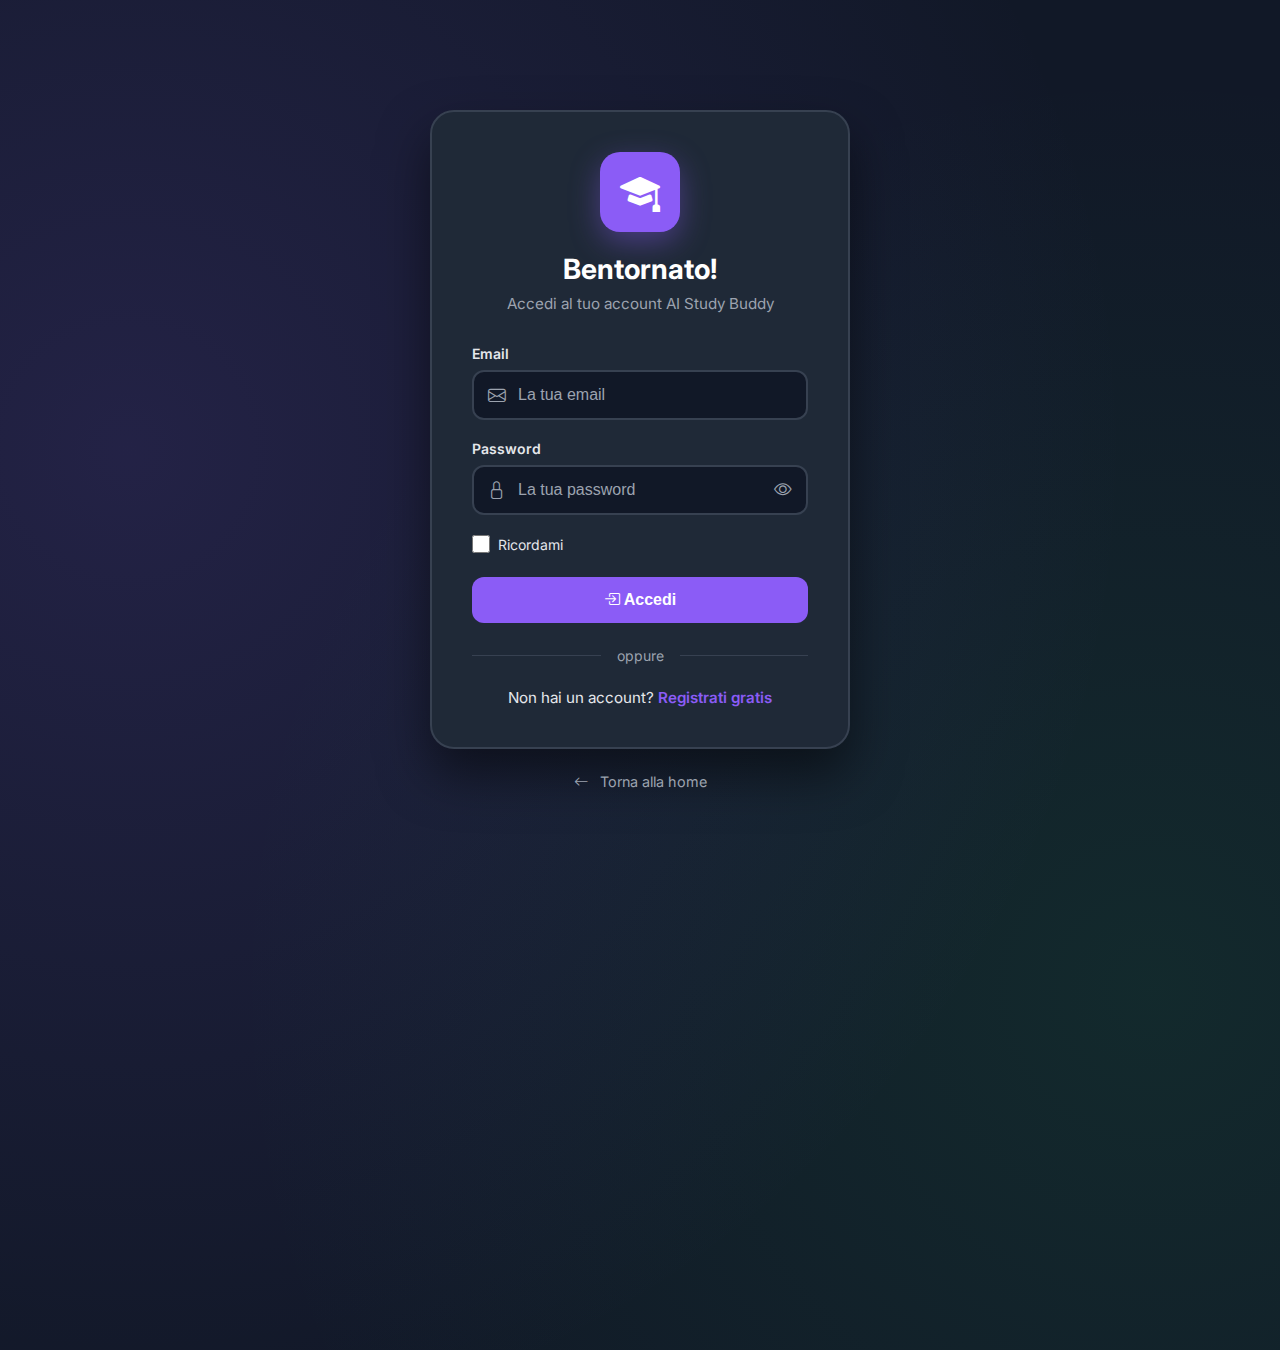
<file: src/main/resources/static/index.html>
<!DOCTYPE html>
<html lang="it">
<head>
  <meta charset="UTF-8">
  <meta name="viewport" content="width=device-width, initial-scale=1.0">
  <title>Dashboard - AI Study Buddy</title>
  <link href="https://cdn.jsdelivr.net/npm/bootstrap-icons@1.11.1/font/bootstrap-icons.css" rel="stylesheet">
  <link href="css/style.css" rel="stylesheet">
  <link href="css/topbar-footer.css" rel="stylesheet">
  <style>
    /* Focus Button Special Style */
    .focus-btn {
      background: linear-gradient(135deg, #10b981 0%, #059669 100%);
      border: none;
      padding: 0.75rem 1.5rem;
      border-radius: 0.75rem;
      color: #ffffff;
      font-weight: 600;
      display: flex;
      align-items: center;
      gap: 0.5rem;
      text-decoration: none;
      transition: all 0.3s ease;
    }

    .focus-btn:hover {
      transform: translateY(-2px);
      box-shadow: 0 10px 30px rgba(16, 185, 129, 0.3);
    }

    .focus-btn i {
      font-size: 1.2rem;
    }
  </style>
</head>
<body>
<!-- Sidebar, Topbar generati da layout.js -->

<main class="main-content">
  <!-- Welcome Card -->
  <div class="card" style="background: var(--gradient-primary); border: none; margin-bottom: 1.5rem;">
    <div style="display: flex; justify-content: space-between; align-items: center; flex-wrap: wrap; gap: 1rem;">
      <div>
        <h2 style="font-size: 1.5rem; font-weight: 700; margin-bottom: 0.5rem;">
          Ciao, <span id="welcomeName">Studente</span>! 👋
        </h2>
        <p style="opacity: 0.9; margin: 0;">Pronto per una nuova sessione di studio?</p>
      </div>
      <div style="display: flex; align-items: center; gap: 1rem;">
        <!-- Focus Button -->
        <a href="focus.html" class="focus-btn">
          <i class="bi bi-bullseye"></i> Focus
        </a>
      </div>
    </div>
  </div>

  <!-- Stats Grid -->
  <h3 class="page-title" style="font-size: 1.25rem; margin-bottom: 1rem;">
    <i class="bi bi-graph-up-arrow text-primary"></i> Le tue statistiche
  </h3>

  <div style="display: grid; grid-template-columns: repeat(auto-fit, minmax(200px, 1fr)); gap: 1rem; margin-bottom: 2rem;">
    <div class="stat-card">
      <div class="card-icon primary"><i class="bi bi-lightning-charge-fill"></i></div>
      <div>
        <div class="stat-value" id="statXp">0</div>
        <div class="stat-label">XP Totali</div>
      </div>
    </div>
    <div class="stat-card">
      <div class="card-icon" style="background: #dc2626;"><i class="bi bi-fire"></i></div>
      <div>
        <div class="stat-value" id="statStreak">0</div>
        <div class="stat-label">Giorni Streak</div>
      </div>
    </div>
    <div class="stat-card">
      <div class="card-icon success"><i class="bi bi-patch-check-fill"></i></div>
      <div>
        <div class="stat-value" id="statQuiz">0</div>
        <div class="stat-label">Quiz Completati</div>
      </div>
    </div>
    <div class="stat-card">
      <div class="card-icon warning"><i class="bi bi-stack"></i></div>
      <div>
        <div class="stat-value" id="statFlashcards">0</div>
        <div class="stat-label">Flashcards</div>
      </div>
    </div>
  </div>

  <!-- Quick Actions -->
  <h3 class="page-title" style="font-size: 1.25rem; margin-bottom: 1rem;">
    <i class="bi bi-rocket-takeoff text-primary"></i> Azioni rapide
  </h3>

  <div style="display: grid; grid-template-columns: repeat(auto-fit, minmax(180px, 1fr)); gap: 1rem;">
    <a href="explanation.html" class="card" style="text-decoration: none; text-align: center; padding: 1.5rem;">
      <i class="bi bi-lightbulb text-warning" style="font-size: 2.5rem; display: block; margin-bottom: 0.75rem;"></i>
      <strong style="color: #fff;">Chiedi Spiegazione</strong>
      <small style="display: block; color: var(--text-muted);">+10 XP</small>
    </a>
    <a href="quiz.html" class="card" style="text-decoration: none; text-align: center; padding: 1.5rem;">
      <i class="bi bi-patch-question text-primary" style="font-size: 2.5rem; display: block; margin-bottom: 0.75rem;"></i>
      <strong style="color: #fff;">Genera Quiz</strong>
      <small style="display: block; color: var(--text-muted);">+20 XP</small>
    </a>
    <a href="flashcards.html" class="card" style="text-decoration: none; text-align: center; padding: 1.5rem;">
      <i class="bi bi-stack text-success" style="font-size: 2.5rem; display: block; margin-bottom: 0.75rem;"></i>
      <strong style="color: #fff;">Studia Flashcards</strong>
      <small style="display: block; color: var(--text-muted);">+2 XP/carta</small>
    </a>
    <a href="focus.html" class="card" style="text-decoration: none; text-align: center; padding: 1.5rem; border: 2px solid rgba(16, 185, 129, 0.3);">
      <i class="bi bi-bullseye" style="font-size: 2.5rem; display: block; margin-bottom: 0.75rem; color: #10b981;"></i>
      <strong style="color: #fff;">Modalità Focus</strong>
      <small style="display: block; color: var(--text-muted);">+15 XP/sessione</small>
    </a>
  </div>

  <!-- Recent Activity Section -->
  <h3 class="page-title" style="font-size: 1.25rem; margin: 2rem 0 1rem;">
    <i class="bi bi-clock-history text-primary"></i> Attività recente
  </h3>

  <div class="card" id="recentActivityCard">
    <div id="recentActivity" style="color: var(--text-muted); text-align: center; padding: 2rem;">
      <i class="bi bi-inbox" style="font-size: 2rem; display: block; margin-bottom: 0.5rem; opacity: 0.5;"></i>
      Nessuna attività recente
    </div>
  </div>

</main>

<script src="js/layout.js"></script>
<script>
  document.addEventListener('DOMContentLoaded', function() {
      // Inizializza layout (sidebar + topbar + footer)
      initLayout({
          pageTitle: 'Dashboard',
          activePage: 'index',
          showTopbar: true,
          showFooter: true
      });

      // Carica dati dashboard
      loadDashboardData();
  });

  async function loadDashboardData() {
      // Nome utente
      const user = JSON.parse(localStorage.getItem('user') || '{}');
      const welcomeEl = document.getElementById('welcomeName');
      if (welcomeEl && user.firstName) {
          welcomeEl.textContent = user.firstName;
      }

      // Statistiche
      try {
          const token = localStorage.getItem('token');
          if (!token) return;

          const response = await fetch('/api/gamification/stats', {
              headers: { 'Authorization': `Bearer ${token}` }
          });

          if (response.ok) {
              const stats = await response.json();
              document.getElementById('statXp').textContent = (stats.totalXp || 0).toLocaleString();
              document.getElementById('statStreak').textContent = stats.currentStreak || 0;
              document.getElementById('statQuiz').textContent = stats.quizzesCompleted || 0;
              document.getElementById('statFlashcards').textContent = stats.flashcardsStudied || 0;
          }

          // Carica attività recente
          loadRecentActivity();

      } catch (error) {
          console.error('Errore caricamento stats:', error);
      }
  }

  async function loadRecentActivity() {
      try {
          const token = localStorage.getItem('token');
          if (!token) return;

          // Carica quiz recenti
          const quizResponse = await fetch('/api/ai/quiz/completed?limit=3', {
              headers: { 'Authorization': `Bearer ${token}` }
          });

          let activities = [];

          if (quizResponse.ok) {
              const quizzes = await quizResponse.json();
              quizzes.slice(0, 3).forEach(quiz => {
                  activities.push({
                      type: 'quiz',
                      title: quiz.topic,
                      score: `${quiz.score}/${quiz.numberOfQuestions}`,
                      date: new Date(quiz.completedAt),
                      icon: 'bi-patch-question',
                      color: 'primary'
                  });
              });
          }

          // Ordina per data
          activities.sort((a, b) => b.date - a.date);

          // Mostra attività
          const container = document.getElementById('recentActivity');

          if (activities.length === 0) {
              container.innerHTML = `
                  <div style="text-align: center; padding: 2rem; color: var(--text-muted);">
                      <i class="bi bi-inbox" style="font-size: 2rem; display: block; margin-bottom: 0.5rem; opacity: 0.5;"></i>
                      Nessuna attività recente. Inizia a studiare!
                  </div>
              `;
              return;
          }

          container.innerHTML = activities.map(activity => `
              <div style="display: flex; align-items: center; gap: 1rem; padding: 0.75rem 0; border-bottom: 1px solid var(--dark-border);">
                  <div class="card-icon ${activity.color}" style="width: 40px; height: 40px; min-width: 40px;">
                      <i class="bi ${activity.icon}"></i>
                  </div>
                  <div style="flex: 1;">
                      <div style="color: #fff; font-weight: 500;">${activity.title}</div>
                      <div style="font-size: 0.8rem; color: var(--text-muted);">
                          ${activity.score ? `Score: ${activity.score} • ` : ''}
                          ${formatDate(activity.date)}
                      </div>
                  </div>
              </div>
          `).join('');

      } catch (error) {
          console.error('Errore caricamento attività:', error);
      }
  }

  function formatDate(date) {
      const now = new Date();
      const diff = now - date;

      if (diff < 60000) return 'Adesso';
      if (diff < 3600000) return `${Math.floor(diff / 60000)} min fa`;
      if (diff < 86400000) return `${Math.floor(diff / 3600000)} ore fa`;

      return date.toLocaleDateString('it-IT', {
          day: 'numeric',
          month: 'short'
      });
  }
</script>
<script src="js/focus-manager.js"></script>
</body>
</html>
</file>
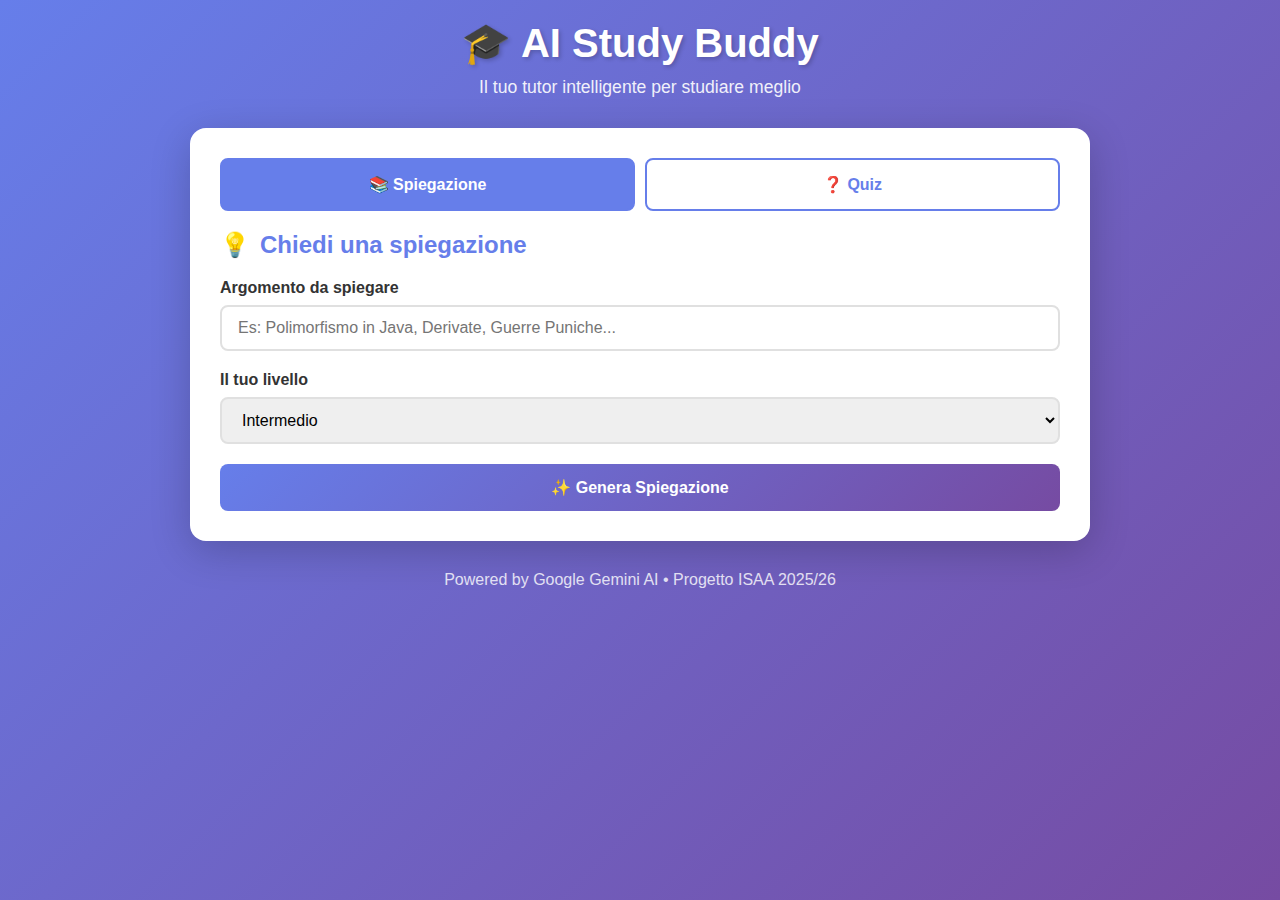
<file: src/main/resources/static/bootstrap/index.html>
<!DOCTYPE html>
<html lang="it">
<head>
    <meta charset="UTF-8">
    <meta name="viewport" content="width=device-width, initial-scale=1.0">
    <title>AI Study Buddy</title>
    <style>
        * {
            margin: 0;
            padding: 0;
            box-sizing: border-box;
        }

        body {
            font-family: 'Segoe UI', Tahoma, Geneva, Verdana, sans-serif;
            background: linear-gradient(135deg, #667eea 0%, #764ba2 100%);
            min-height: 100vh;
            padding: 20px;
        }

        .container {
            max-width: 900px;
            margin: 0 auto;
        }

        header {
            text-align: center;
            color: white;
            margin-bottom: 30px;
        }

        header h1 {
            font-size: 2.5rem;
            margin-bottom: 10px;
            text-shadow: 2px 2px 4px rgba(0,0,0,0.2);
        }

        header p {
            font-size: 1.1rem;
            opacity: 0.9;
        }

        .card {
            background: white;
            border-radius: 16px;
            padding: 30px;
            margin-bottom: 20px;
            box-shadow: 0 10px 40px rgba(0,0,0,0.2);
        }

        .card h2 {
            color: #667eea;
            margin-bottom: 20px;
            display: flex;
            align-items: center;
            gap: 10px;
        }

        .card h2 .icon {
            font-size: 1.5rem;
        }

        .form-group {
            margin-bottom: 20px;
        }

        label {
            display: block;
            margin-bottom: 8px;
            font-weight: 600;
            color: #333;
        }

        input[type="text"],
        input[type="number"],
        select {
            width: 100%;
            padding: 12px 16px;
            border: 2px solid #e0e0e0;
            border-radius: 8px;
            font-size: 1rem;
            transition: border-color 0.3s, box-shadow 0.3s;
        }

        input[type="text"]:focus,
        input[type="number"]:focus,
        select:focus {
            outline: none;
            border-color: #667eea;
            box-shadow: 0 0 0 3px rgba(102, 126, 234, 0.2);
        }

        .btn {
            background: linear-gradient(135deg, #667eea 0%, #764ba2 100%);
            color: white;
            border: none;
            padding: 14px 28px;
            font-size: 1rem;
            font-weight: 600;
            border-radius: 8px;
            cursor: pointer;
            transition: transform 0.2s, box-shadow 0.2s;
            width: 100%;
        }

        .btn:hover {
            transform: translateY(-2px);
            box-shadow: 0 5px 20px rgba(102, 126, 234, 0.4);
        }

        .btn:disabled {
            background: #ccc;
            cursor: not-allowed;
            transform: none;
            box-shadow: none;
        }

        .response-area {
            margin-top: 25px;
            padding: 20px;
            background: #f8f9fa;
            border-radius: 12px;
            border-left: 4px solid #667eea;
            display: none;
        }

        .response-area.show {
            display: block;
            animation: fadeIn 0.5s ease;
        }

        .response-area.error {
            border-left-color: #e74c3c;
            background: #fdf2f2;
        }

        .response-area h3 {
            color: #333;
            margin-bottom: 15px;
            font-size: 1.1rem;
        }

        .response-content {
            color: #555;
            line-height: 1.7;
            white-space: pre-wrap;
        }

        .loading {
            display: flex;
            align-items: center;
            gap: 10px;
            color: #667eea;
        }

        .spinner {
            width: 20px;
            height: 20px;
            border: 3px solid #e0e0e0;
            border-top-color: #667eea;
            border-radius: 50%;
            animation: spin 1s linear infinite;
        }

        @keyframes spin {
            to { transform: rotate(360deg); }
        }

        @keyframes fadeIn {
            from { opacity: 0; transform: translateY(-10px); }
            to { opacity: 1; transform: translateY(0); }
        }

        .tabs {
            display: flex;
            gap: 10px;
            margin-bottom: 20px;
        }

        .tab-btn {
            flex: 1;
            padding: 15px;
            border: 2px solid #667eea;
            background: white;
            color: #667eea;
            font-size: 1rem;
            font-weight: 600;
            border-radius: 8px;
            cursor: pointer;
            transition: all 0.3s;
        }

        .tab-btn.active {
            background: #667eea;
            color: white;
        }

        .tab-btn:hover:not(.active) {
            background: rgba(102, 126, 234, 0.1);
        }

        .tab-content {
            display: none;
        }

        .tab-content.active {
            display: block;
        }

        .quiz-option {
            display: block;
            padding: 12px 16px;
            margin: 8px 0;
            background: white;
            border: 2px solid #e0e0e0;
            border-radius: 8px;
            cursor: pointer;
            transition: all 0.2s;
        }

        .quiz-option:hover {
            border-color: #667eea;
            background: rgba(102, 126, 234, 0.05);
        }

        .quiz-option.correct {
            border-color: #27ae60;
            background: rgba(39, 174, 96, 0.1);
        }

        .quiz-option.wrong {
            border-color: #e74c3c;
            background: rgba(231, 76, 60, 0.1);
        }

        footer {
            text-align: center;
            color: white;
            margin-top: 30px;
            opacity: 0.8;
        }

        .inline-form {
            display: grid;
            grid-template-columns: 1fr 1fr;
            gap: 15px;
        }

        @media (max-width: 600px) {
            .inline-form {
                grid-template-columns: 1fr;
            }

            header h1 {
                font-size: 1.8rem;
            }
        }
    </style>
</head>
<body>
<div class="container">
    <header>
        <h1>🎓 AI Study Buddy</h1>
        <p>Il tuo tutor intelligente per studiare meglio</p>
    </header>

    <div class="card">
        <div class="tabs">
            <button class="tab-btn active" onclick="switchTab('explain')">📚 Spiegazione</button>
            <button class="tab-btn" onclick="switchTab('quiz')">❓ Quiz</button>
        </div>

        <!-- Tab Spiegazione -->
        <div id="explain-tab" class="tab-content active">
            <h2><span class="icon">💡</span> Chiedi una spiegazione</h2>
            <form id="explain-form" onsubmit="getExplanation(event)">
                <div class="form-group">
                    <label for="topic">Argomento da spiegare</label>
                    <input type="text" id="topic" name="topic"
                           placeholder="Es: Polimorfismo in Java, Derivate, Guerre Puniche..." required>
                </div>
                <div class="form-group">
                    <label for="level">Il tuo livello</label>
                    <select id="level" name="level">
                        <option value="principiante">Principiante</option>
                        <option value="intermedio" selected>Intermedio</option>
                        <option value="avanzato">Avanzato</option>
                    </select>
                </div>
                <button type="submit" class="btn" id="explain-btn">✨ Genera Spiegazione</button>
            </form>

            <div id="explain-response" class="response-area">
                <h3>📖 Spiegazione:</h3>
                <div class="response-content" id="explain-content"></div>
            </div>
        </div>

        <!-- Tab Quiz -->
        <div id="quiz-tab" class="tab-content">
            <h2><span class="icon">🧠</span> Genera un Quiz</h2>
            <form id="quiz-form" onsubmit="generateQuiz(event)">
                <div class="form-group">
                    <label for="quiz-topic">Argomento del quiz</label>
                    <input type="text" id="quiz-topic" name="topic"
                           placeholder="Es: Programmazione OOP, Storia Romana..." required>
                </div>
                <div class="inline-form">
                    <div class="form-group">
                        <label for="num-questions">Numero domande</label>
                        <input type="number" id="num-questions" name="numQuestions"
                               value="3" min="1" max="10">
                    </div>
                    <div class="form-group">
                        <label for="difficulty">Difficoltà</label>
                        <select id="difficulty" name="difficulty">
                            <option value="facile">Facile</option>
                            <option value="media" selected>Media</option>
                            <option value="difficile">Difficile</option>
                        </select>
                    </div>
                </div>
                <button type="submit" class="btn" id="quiz-btn">🎯 Genera Quiz</button>
            </form>

            <div id="quiz-response" class="response-area">
                <h3>📝 Il tuo Quiz:</h3>
                <div class="response-content" id="quiz-content"></div>
            </div>
        </div>
    </div>

    <footer>
        <p>Powered by Google Gemini AI • Progetto ISAA 2025/26</p>
    </footer>
</div>

<script>
    // Configurazione API - MODIFICA QUESTO SE NECESSARIO
    const API_BASE_URL = 'http://localhost:8080/api/ai';

    function switchTab(tab) {
        // Rimuovi active da tutti
        document.querySelectorAll('.tab-btn').forEach(btn => btn.classList.remove('active'));
        document.querySelectorAll('.tab-content').forEach(content => content.classList.remove('active'));

        // Attiva il tab selezionato
        document.querySelector(`#${tab}-tab`).classList.add('active');
        event.target.classList.add('active');
    }

    async function getExplanation(e) {
        e.preventDefault();

        const topic = document.getElementById('topic').value;
        const level = document.getElementById('level').value;
        const btn = document.getElementById('explain-btn');
        const responseArea = document.getElementById('explain-response');
        const content = document.getElementById('explain-content');

        // Loading state
        btn.disabled = true;
        btn.innerHTML = '<span class="spinner"></span> Generando...';
        responseArea.classList.remove('show', 'error');

        try {
            const response = await fetch(`${API_BASE_URL}/explain?topic=${encodeURIComponent(topic)}&level=${encodeURIComponent(level)}`, {
                method: 'GET',
                headers: {
                    'Accept': 'application/json'
                }
            });

            if (!response.ok) {
                const errorData = await response.json().catch(() => ({}));
                throw new Error(errorData.message || `Errore ${response.status}`);
            }

            const data = await response.json();
            content.textContent = data.explanation || data.response || data;
            responseArea.classList.add('show');
            responseArea.classList.remove('error');

        } catch (error) {
            content.textContent = `❌ ${error.message}`;
            responseArea.classList.add('show', 'error');
        } finally {
            btn.disabled = false;
            btn.innerHTML = '✨ Genera Spiegazione';
        }
    }

    async function generateQuiz(e) {
        e.preventDefault();

        const topic = document.getElementById('quiz-topic').value;
        const numQuestions = document.getElementById('num-questions').value;
        const difficulty = document.getElementById('difficulty').value;
        const btn = document.getElementById('quiz-btn');
        const responseArea = document.getElementById('quiz-response');
        const content = document.getElementById('quiz-content');

        // Loading state
        btn.disabled = true;
        btn.innerHTML = '<span class="spinner"></span> Generando...';
        responseArea.classList.remove('show', 'error');

        try {
            const response = await fetch(`${API_BASE_URL}/quiz?topic=${encodeURIComponent(topic)}&numQuestions=${numQuestions}&difficulty=${encodeURIComponent(difficulty)}`, {
                method: 'GET',
                headers: {
                    'Accept': 'application/json'
                }
            });

            if (!response.ok) {
                const errorData = await response.json().catch(() => ({}));
                throw new Error(errorData.message || `Errore ${response.status}`);
            }

            const data = await response.json();

            // Prova a parsare come JSON quiz se possibile
            let quizData = data.quiz || data.response || data;

            if (typeof quizData === 'string') {
                try {
                    // Cerca di estrarre JSON dalla risposta
                    const jsonMatch = quizData.match(/\[[\s\S]*\]/);
                    if (jsonMatch) {
                        const questions = JSON.parse(jsonMatch[0]);
                        content.innerHTML = renderQuiz(questions);
                    } else {
                        content.textContent = quizData;
                    }
                } catch {
                    content.textContent = quizData;
                }
            } else if (Array.isArray(quizData)) {
                content.innerHTML = renderQuiz(quizData);
            } else {
                content.textContent = JSON.stringify(quizData, null, 2);
            }

            responseArea.classList.add('show');
            responseArea.classList.remove('error');

        } catch (error) {
            content.textContent = `❌ ${error.message}`;
            responseArea.classList.add('show', 'error');
        } finally {
            btn.disabled = false;
            btn.innerHTML = '🎯 Genera Quiz';
        }
    }

    function renderQuiz(questions) {
        return questions.map((q, i) => `
            <div style="margin-bottom: 25px; padding-bottom: 20px; border-bottom: 1px solid #e0e0e0;">
                <p style="font-weight: 600; margin-bottom: 12px; color: #333;">
                    ${i + 1}. ${q.question}
                </p>
                <div class="quiz-options">
                    ${q.options.map((opt, j) => `
                        <label class="quiz-option" onclick="checkAnswer(this, '${q.correct}', '${String.fromCharCode(65 + j)}')">
                            <strong>${String.fromCharCode(65 + j)}.</strong> ${opt}
                        </label>
                    `).join('')}
                </div>
            </div>
        `).join('');
    }

    function checkAnswer(element, correct, selected) {
        const parent = element.parentElement;
        const options = parent.querySelectorAll('.quiz-option');

        // Disabilita ulteriori click
        options.forEach(opt => {
            opt.style.pointerEvents = 'none';
            if (opt.querySelector('strong').textContent.startsWith(correct)) {
                opt.classList.add('correct');
            }
        });

        if (selected !== correct) {
            element.classList.add('wrong');
        }
    }
</script>
</body>
</html>
</file>
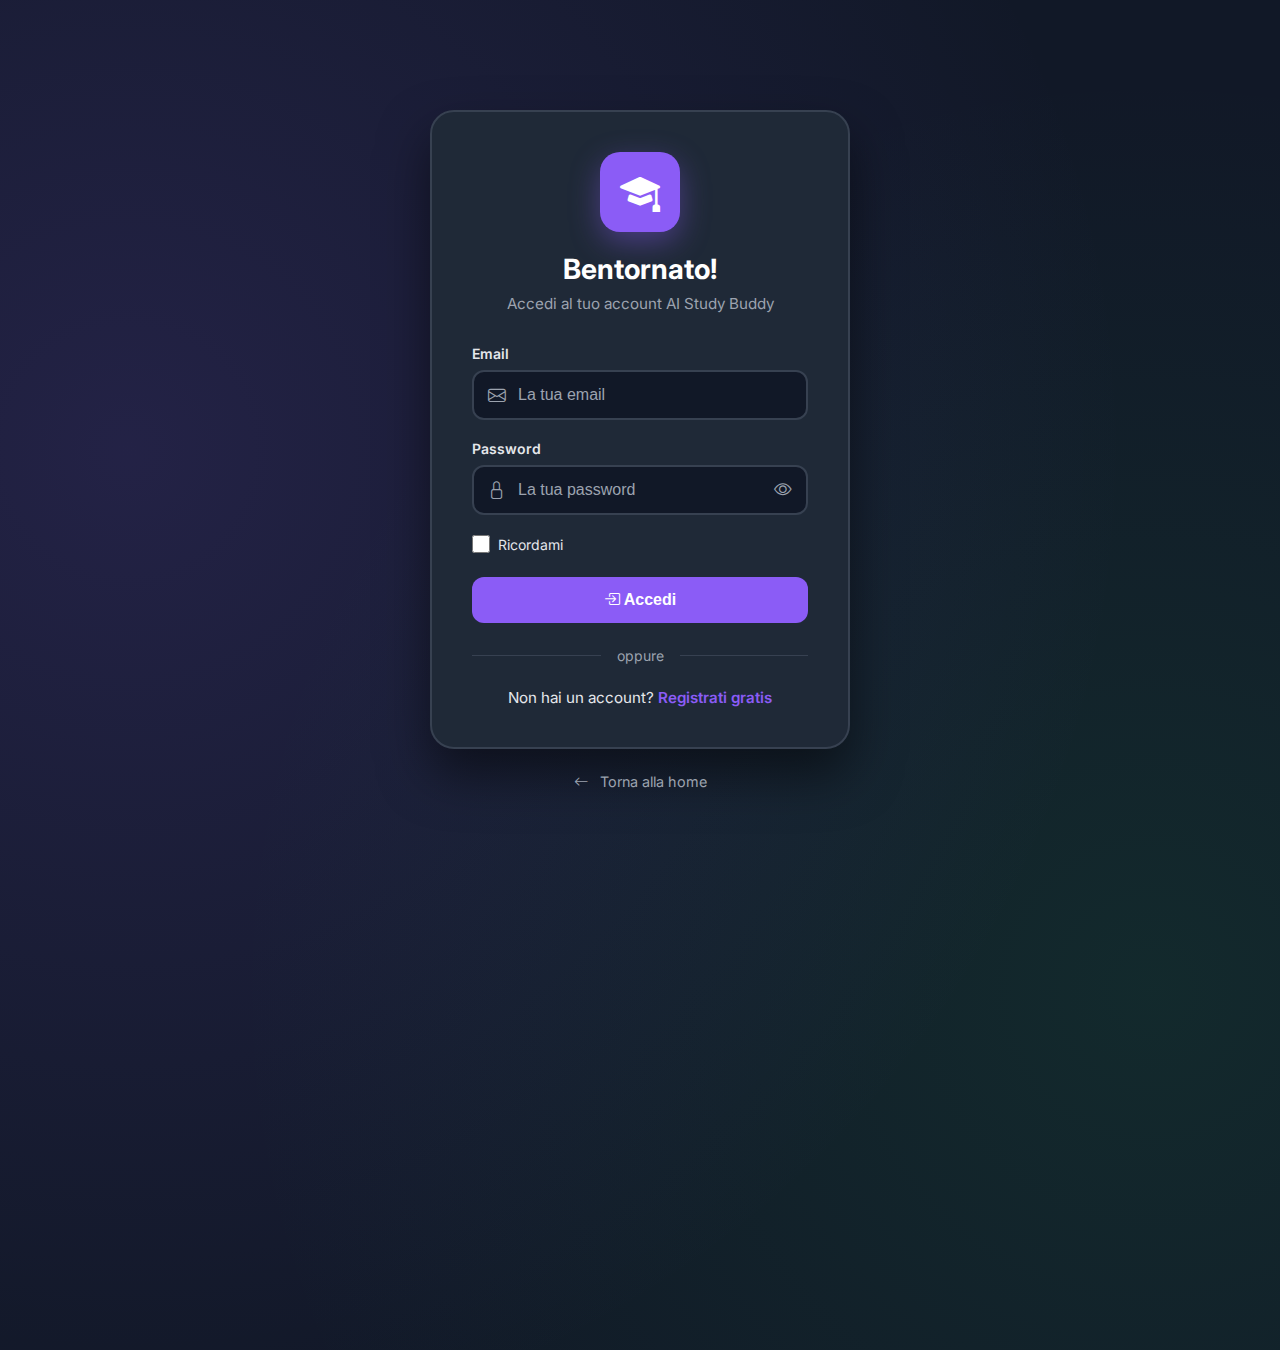
<file: src/main/resources/static/dashboard.html>
<!DOCTYPE html>
<html lang="it">
<head>
  <meta charset="UTF-8">
  <meta name="viewport" content="width=device-width, initial-scale=1.0">
  <title>Dashboard - AI Study Buddy</title>
  <link href="https://cdn.jsdelivr.net/npm/bootstrap-icons@1.11.1/font/bootstrap-icons.css" rel="stylesheet">
  <link href="css/style.css" rel="stylesheet">
  <style>
    /* Fix sidebar scroll */
    .sidebar {
        overflow-y: auto;
    }

    /* ==================== WELCOME HERO ==================== */
    .welcome-hero {
        background: linear-gradient(135deg, #667eea 0%, #764ba2 50%, #f093fb 100%);
        border-radius: 1.5rem;
        padding: 2.5rem;
        margin-bottom: 2rem;
        position: relative;
        overflow: hidden;
        box-shadow: 0 20px 60px rgba(102, 126, 234, 0.4);
    }

    .welcome-hero::before {
        content: '';
        position: absolute;
        top: -100px;
        right: -100px;
        width: 400px;
        height: 400px;
        background: radial-gradient(circle, rgba(255,255,255,0.15) 0%, transparent 70%);
        pointer-events: none;
    }

    .welcome-hero::after {
        content: '📚';
        position: absolute;
        right: 30px;
        bottom: -10px;
        font-size: 120px;
        opacity: 0.15;
        pointer-events: none;
    }

    .welcome-content {
        position: relative;
        z-index: 1;
        display: flex;
        justify-content: space-between;
        align-items: center;
        flex-wrap: wrap;
        gap: 1.5rem;
    }

    .welcome-text h1 {
        font-size: 2rem;
        font-weight: 800;
        color: #ffffff;
        margin-bottom: 0.5rem;
    }

    .welcome-text h1 span {
        background: linear-gradient(90deg, #fef3c7, #fde68a);
        -webkit-background-clip: text;
        -webkit-text-fill-color: transparent;
        background-clip: text;
    }

    .welcome-text p {
        color: rgba(255,255,255,0.9);
        font-size: 1.1rem;
        margin: 0;
    }

    .welcome-actions {
        display: flex;
        gap: 1rem;
    }

    .hero-btn {
        padding: 0.875rem 1.75rem;
        border-radius: 0.75rem;
        font-weight: 700;
        font-size: 0.95rem;
        text-decoration: none;
        display: flex;
        align-items: center;
        gap: 0.5rem;
        transition: all 0.3s ease;
    }

    .hero-btn.primary {
        background: #ffffff;
        color: #7c3aed;
    }

    .hero-btn.primary:hover {
        transform: translateY(-3px);
        box-shadow: 0 10px 30px rgba(0,0,0,0.2);
    }

    .hero-btn.secondary {
        background: rgba(255,255,255,0.2);
        color: #ffffff;
        border: 2px solid rgba(255,255,255,0.3);
    }

    .hero-btn.secondary:hover {
        background: rgba(255,255,255,0.3);
        transform: translateY(-3px);
    }

    /* ==================== STATS SECTION ==================== */
    .section-header {
        display: flex;
        justify-content: space-between;
        align-items: center;
        margin-bottom: 1.25rem;
    }

    .section-title {
        font-size: 1.15rem;
        font-weight: 700;
        color: #ffffff;
        display: flex;
        align-items: center;
        gap: 0.6rem;
    }

    .section-title i {
        color: var(--primary-color);
    }

    .stats-grid {
        display: grid;
        grid-template-columns: repeat(4, 1fr);
        gap: 1rem;
        margin-bottom: 2rem;
    }

    .stat-card-new {
        background: var(--dark-card);
        border: 1px solid var(--dark-border);
        border-radius: 1rem;
        padding: 1.5rem;
        position: relative;
        overflow: hidden;
        transition: all 0.3s ease;
    }

    .stat-card-new::before {
        content: '';
        position: absolute;
        top: 0;
        left: 0;
        right: 0;
        height: 4px;
        opacity: 0;
        transition: opacity 0.3s ease;
    }

    .stat-card-new:hover {
        transform: translateY(-4px);
        border-color: transparent;
    }

    .stat-card-new:hover::before {
        opacity: 1;
    }

    .stat-card-new.xp::before { background: linear-gradient(90deg, #8b5cf6, #a78bfa); }
    .stat-card-new.xp:hover { box-shadow: 0 10px 40px rgba(139, 92, 246, 0.3); border-color: #8b5cf6; }

    .stat-card-new.streak::before { background: linear-gradient(90deg, #ef4444, #f87171); }
    .stat-card-new.streak:hover { box-shadow: 0 10px 40px rgba(239, 68, 68, 0.3); border-color: #ef4444; }

    .stat-card-new.quiz::before { background: linear-gradient(90deg, #3b82f6, #60a5fa); }
    .stat-card-new.quiz:hover { box-shadow: 0 10px 40px rgba(59, 130, 246, 0.3); border-color: #3b82f6; }

    .stat-card-new.flashcards::before { background: linear-gradient(90deg, #10b981, #34d399); }
    .stat-card-new.flashcards:hover { box-shadow: 0 10px 40px rgba(16, 185, 129, 0.3); border-color: #10b981; }

    .stat-icon {
        width: 48px;
        height: 48px;
        border-radius: 0.75rem;
        display: flex;
        align-items: center;
        justify-content: center;
        font-size: 1.5rem;
        margin-bottom: 1rem;
    }

    .stat-card-new.xp .stat-icon { background: rgba(139, 92, 246, 0.2); color: #a78bfa; }
    .stat-card-new.streak .stat-icon { background: rgba(239, 68, 68, 0.2); color: #f87171; }
    .stat-card-new.quiz .stat-icon { background: rgba(59, 130, 246, 0.2); color: #60a5fa; }
    .stat-card-new.flashcards .stat-icon { background: rgba(16, 185, 129, 0.2); color: #34d399; }

    .stat-value-large {
        font-size: 2.25rem;
        font-weight: 800;
        color: #ffffff;
        line-height: 1;
        margin-bottom: 0.25rem;
    }

    .stat-label-new {
        font-size: 0.875rem;
        color: var(--text-muted);
    }

    /* ==================== QUICK ACTIONS ==================== */
    .actions-grid {
        display: grid;
        grid-template-columns: repeat(4, 1fr);
        gap: 1rem;
        margin-bottom: 2rem;
    }

    .action-card {
        background: var(--dark-card);
        border: 1px solid var(--dark-border);
        border-radius: 1rem;
        padding: 1.5rem;
        text-decoration: none;
        text-align: center;
        transition: all 0.3s ease;
        position: relative;
        overflow: hidden;
    }

    .action-card::before {
        content: '';
        position: absolute;
        top: 0;
        left: 0;
        right: 0;
        height: 4px;
        opacity: 0;
        transition: opacity 0.3s ease;
    }

    .action-card:hover {
        transform: translateY(-4px);
    }

    .action-card:hover::before { opacity: 1; }

    .action-card.explain::before { background: linear-gradient(90deg, #f59e0b, #fbbf24); }
    .action-card.explain:hover { border-color: #f59e0b; box-shadow: 0 10px 40px rgba(245, 158, 11, 0.2); }

    .action-card.quiz::before { background: linear-gradient(90deg, #3b82f6, #60a5fa); }
    .action-card.quiz:hover { border-color: #3b82f6; box-shadow: 0 10px 40px rgba(59, 130, 246, 0.2); }

    .action-card.flashcards::before { background: linear-gradient(90deg, #8b5cf6, #a78bfa); }
    .action-card.flashcards:hover { border-color: #8b5cf6; box-shadow: 0 10px 40px rgba(139, 92, 246, 0.2); }

    .action-card.focus::before { background: linear-gradient(90deg, #10b981, #34d399); }
    .action-card.focus:hover { border-color: #10b981; box-shadow: 0 10px 40px rgba(16, 185, 129, 0.2); }

    .action-icon {
        width: 64px;
        height: 64px;
        border-radius: 1rem;
        display: flex;
        align-items: center;
        justify-content: center;
        font-size: 2rem;
        margin: 0 auto 1rem;
    }

    .action-card.explain .action-icon { background: rgba(245, 158, 11, 0.15); color: #fbbf24; }
    .action-card.quiz .action-icon { background: rgba(59, 130, 246, 0.15); color: #60a5fa; }
    .action-card.flashcards .action-icon { background: rgba(139, 92, 246, 0.15); color: #a78bfa; }
    .action-card.focus .action-icon { background: rgba(16, 185, 129, 0.15); color: #34d399; }

    .action-title {
        font-weight: 700;
        color: #ffffff;
        margin-bottom: 0.25rem;
        font-size: 1rem;
    }

    .action-xp {
        font-size: 0.8rem;
        font-weight: 600;
        padding: 0.25rem 0.75rem;
        border-radius: 2rem;
        display: inline-block;
        margin-top: 0.75rem;
    }

    .action-card.explain .action-xp { background: rgba(245, 158, 11, 0.2); color: #fbbf24; }
    .action-card.quiz .action-xp { background: rgba(59, 130, 246, 0.2); color: #60a5fa; }
    .action-card.flashcards .action-xp { background: rgba(139, 92, 246, 0.2); color: #a78bfa; }
    .action-card.focus .action-xp { background: rgba(16, 185, 129, 0.2); color: #34d399; }

    /* ==================== ACTIVITY & PROGRESS ==================== */
    .dashboard-grid {
        display: grid;
        grid-template-columns: 2fr 1fr;
        gap: 1.5rem;
    }

    .activity-card {
        background: var(--dark-card);
        border: 1px solid var(--dark-border);
        border-radius: 1rem;
        overflow: hidden;
    }

    .activity-header {
        padding: 1.25rem 1.5rem;
        border-bottom: 1px solid var(--dark-border);
        display: flex;
        justify-content: space-between;
        align-items: center;
    }

    .activity-title {
        font-weight: 700;
        color: #ffffff;
        display: flex;
        align-items: center;
        gap: 0.5rem;
    }

    .activity-title i { color: var(--text-muted); }

    .activity-body { padding: 1rem 1.5rem; }

    .activity-item {
        display: flex;
        align-items: center;
        gap: 1rem;
        padding: 1rem 0;
        border-bottom: 1px solid var(--dark-border);
    }

    .activity-item:last-child { border-bottom: none; }

    .activity-icon {
        width: 44px;
        height: 44px;
        border-radius: 0.75rem;
        display: flex;
        align-items: center;
        justify-content: center;
        font-size: 1.25rem;
        flex-shrink: 0;
    }

    .activity-icon.quiz { background: rgba(59, 130, 246, 0.2); color: #60a5fa; }
    .activity-icon.explain { background: rgba(245, 158, 11, 0.2); color: #fbbf24; }
    .activity-icon.flashcard { background: rgba(139, 92, 246, 0.2); color: #a78bfa; }
    .activity-icon.focus { background: rgba(16, 185, 129, 0.2); color: #34d399; }

    .activity-info { flex: 1; min-width: 0; }

    .activity-name {
        font-weight: 600;
        color: #ffffff;
        margin-bottom: 0.25rem;
        white-space: nowrap;
        overflow: hidden;
        text-overflow: ellipsis;
    }

    .activity-meta {
        font-size: 0.8rem;
        color: var(--text-muted);
        display: flex;
        align-items: center;
        gap: 0.75rem;
    }

    .activity-badge {
        padding: 0.25rem 0.6rem;
        border-radius: 0.375rem;
        font-size: 0.75rem;
        font-weight: 600;
    }

    .activity-badge.success { background: rgba(16, 185, 129, 0.2); color: #34d399; }
    .activity-badge.info { background: rgba(59, 130, 246, 0.2); color: #60a5fa; }

    .empty-activity {
        text-align: center;
        padding: 3rem 1.5rem;
        color: var(--text-muted);
    }

    .empty-activity i {
        font-size: 3rem;
        opacity: 0.3;
        margin-bottom: 1rem;
        display: block;
    }

    /* Progress Card */
    .progress-card {
        background: var(--dark-card);
        border: 1px solid var(--dark-border);
        border-radius: 1rem;
        padding: 1.5rem;
    }

    .progress-header {
        margin-bottom: 1.5rem;
    }

    .progress-title {
        font-weight: 700;
        color: #ffffff;
        margin-bottom: 0.25rem;
    }

    .progress-subtitle {
        font-size: 0.85rem;
        color: var(--text-muted);
    }

    .level-display {
        text-align: center;
        margin-bottom: 1.5rem;
    }

    .level-circle {
        width: 100px;
        height: 100px;
        border-radius: 50%;
        background: linear-gradient(135deg, rgba(139, 92, 246, 0.2), rgba(236, 72, 153, 0.2));
        border: 4px solid #8b5cf6;
        display: flex;
        align-items: center;
        justify-content: center;
        margin: 0 auto 1rem;
    }

    .level-number {
        font-size: 2.5rem;
        font-weight: 800;
        color: #ffffff;
    }

    .level-label {
        font-size: 0.9rem;
        color: var(--text-muted);
    }

    .xp-progress {
        margin-bottom: 1.5rem;
    }

    .xp-progress-header {
        display: flex;
        justify-content: space-between;
        margin-bottom: 0.5rem;
        font-size: 0.85rem;
    }

    .xp-progress-current { color: #a78bfa; font-weight: 600; }
    .xp-progress-target { color: var(--text-muted); }

    .xp-progress-bar {
        height: 10px;
        background: var(--dark-bg);
        border-radius: 5px;
        overflow: hidden;
    }

    .xp-progress-fill {
        height: 100%;
        background: linear-gradient(90deg, #8b5cf6, #ec4899);
        border-radius: 5px;
        transition: width 1s ease;
    }

    .daily-goals {
        border-top: 1px solid var(--dark-border);
        padding-top: 1.5rem;
    }

    .daily-goals-title {
        font-size: 0.85rem;
        font-weight: 600;
        color: var(--text-muted);
        margin-bottom: 1rem;
        text-transform: uppercase;
        letter-spacing: 0.5px;
    }

    .goal-item {
        display: flex;
        align-items: center;
        gap: 0.75rem;
        margin-bottom: 0.75rem;
    }

    .goal-item:last-child { margin-bottom: 0; }

    .goal-check {
        width: 24px;
        height: 24px;
        border-radius: 50%;
        display: flex;
        align-items: center;
        justify-content: center;
        font-size: 0.75rem;
        flex-shrink: 0;
    }

    .goal-check.done { background: #10b981; color: #ffffff; }
    .goal-check.pending { background: var(--dark-border); color: var(--text-muted); }

    .goal-text { font-size: 0.9rem; color: var(--text-secondary); }
    .goal-item.done .goal-text { color: var(--text-muted); text-decoration: line-through; }

    /* ==================== RESPONSIVE ==================== */
    @media (max-width: 1200px) {
        .stats-grid, .actions-grid { grid-template-columns: repeat(2, 1fr); }
        .dashboard-grid { grid-template-columns: 1fr; }
    }

    @media (max-width: 768px) {
        .welcome-hero { padding: 2rem 1.5rem; }
        .welcome-text h1 { font-size: 1.5rem; }
        .welcome-actions { flex-direction: column; width: 100%; }
        .hero-btn { justify-content: center; }
        .stats-grid, .actions-grid { grid-template-columns: 1fr; }
    }
  </style>
</head>
<body>
<main class="main-content">
  <!-- Welcome Hero -->
  <div class="welcome-hero">
    <div class="welcome-content">
      <div class="welcome-text">
        <h1>Bentornato, <span id="welcomeName">Studente</span>! 👋</h1>
        <p>Pronto per una nuova sessione di studio? Scegli cosa vuoi fare oggi.</p>
      </div>
      <div class="welcome-actions">
        <a href="focus.html" class="hero-btn primary">
          <i class="bi bi-bullseye"></i> Inizia Focus
        </a>
        <a href="leaderboard.html" class="hero-btn secondary">
          <i class="bi bi-trophy"></i> Classifica
        </a>
      </div>
    </div>
  </div>

  <!-- Stats Section -->
  <div class="section-header">
    <div class="section-title"><i class="bi bi-graph-up-arrow"></i> Le tue statistiche</div>
  </div>

  <div class="stats-grid">
    <div class="stat-card-new xp">
      <div class="stat-icon"><i class="bi bi-lightning-charge-fill"></i></div>
      <div class="stat-value-large" id="statXp">0</div>
      <div class="stat-label-new">XP Totali</div>
    </div>
    <div class="stat-card-new streak">
      <div class="stat-icon"><i class="bi bi-fire"></i></div>
      <div class="stat-value-large" id="statStreak">0</div>
      <div class="stat-label-new">Giorni Streak</div>
    </div>
    <div class="stat-card-new quiz">
      <div class="stat-icon"><i class="bi bi-patch-check-fill"></i></div>
      <div class="stat-value-large" id="statQuiz">0</div>
      <div class="stat-label-new">Quiz Completati</div>
    </div>
    <div class="stat-card-new flashcards">
      <div class="stat-icon"><i class="bi bi-stack"></i></div>
      <div class="stat-value-large" id="statFlashcards">0</div>
      <div class="stat-label-new">Flashcards Studiate</div>
    </div>
  </div>

  <!-- Quick Actions -->
  <div class="section-header">
    <div class="section-title"><i class="bi bi-rocket-takeoff"></i> Azioni rapide</div>
  </div>

  <div class="actions-grid">
    <a href="explanation.html" class="action-card explain">
      <div class="action-icon"><i class="bi bi-lightbulb-fill"></i></div>
      <div class="action-title">Chiedi Spiegazione</div>
      <span class="action-xp"><i class="bi bi-lightning-charge-fill"></i> +10 XP</span>
    </a>
    <a href="quiz.html" class="action-card quiz">
      <div class="action-icon"><i class="bi bi-patch-question-fill"></i></div>
      <div class="action-title">Genera Quiz</div>
      <span class="action-xp"><i class="bi bi-lightning-charge-fill"></i> +20 XP</span>
    </a>
    <a href="flashcards.html" class="action-card flashcards">
      <div class="action-icon"><i class="bi bi-stack"></i></div>
      <div class="action-title">Studia Flashcards</div>
      <span class="action-xp"><i class="bi bi-lightning-charge-fill"></i> +2 XP/carta</span>
    </a>
    <a href="focus.html" class="action-card focus">
      <div class="action-icon"><i class="bi bi-bullseye"></i></div>
      <div class="action-title">Modalità Focus</div>
      <span class="action-xp"><i class="bi bi-lightning-charge-fill"></i> +15 XP</span>
    </a>
  </div>

  <!-- Activity & Progress -->
  <div class="dashboard-grid">
    <!-- Recent Activity -->
    <div class="activity-card">
      <div class="activity-header">
        <div class="activity-title"><i class="bi bi-clock-history"></i> Attività Recente</div>
      </div>
      <div class="activity-body" id="recentActivity">
        <div class="empty-activity">
          <i class="bi bi-inbox"></i>
          <div>Nessuna attività recente</div>
          <small>Inizia a studiare per vedere i tuoi progressi!</small>
        </div>
      </div>
    </div>

    <!-- Progress Card -->
    <div class="progress-card">
      <div class="progress-header">
        <div class="progress-title">Il tuo livello</div>
        <div class="progress-subtitle">Continua così!</div>
      </div>
      <div class="level-display">
        <div class="level-circle">
          <span class="level-number" id="userLevel">1</span>
        </div>
        <div class="level-label" id="levelTitle">Principiante</div>
      </div>
      <div class="xp-progress">
        <div class="xp-progress-header">
          <span class="xp-progress-current" id="currentXp">0 XP</span>
          <span class="xp-progress-target" id="targetXp">100 XP</span>
        </div>
        <div class="xp-progress-bar">
          <div class="xp-progress-fill" id="xpProgressFill" style="width: 0%;"></div>
        </div>
      </div>
      </div>
    </div>
  </div>
</main>

<script src="js/layout.js"></script>
<script src="js/focus-manager.js"></script>
<script>
  document.addEventListener('DOMContentLoaded', function() {
      initLayout({
          pageTitle: 'Dashboard',
          activePage: 'dashboard',
          showTopbar: true,
          showFooter: true
      });

      loadDashboardData();
  });

  async function loadDashboardData() {
      const user = JSON.parse(localStorage.getItem('user') || '{}');
      const welcomeEl = document.getElementById('welcomeName');
      if (welcomeEl && user.firstName) {
          welcomeEl.textContent = user.firstName;
      }

      try {
          const token = localStorage.getItem('token');
          if (!token) return;

          const response = await fetch('/api/gamification/stats', {
              headers: { 'Authorization': `Bearer ${token}` }
          });

          if (response.ok) {
              const stats = await response.json();

              // Anima i numeri
              animateNumber('statXp', stats.totalXp || 0);
              animateNumber('statStreak', stats.currentStreak || 0);
              animateNumber('statQuiz', stats.quizzesCompleted || 0);
              animateNumber('statFlashcards', stats.flashcardsStudied || 0);

              // Livello
              const level = stats.level || 1;
              const totalXp = stats.totalXp || 0;
              const xpForCurrentLevel = getLevelXp(level);
              const xpForNextLevel = getLevelXp(level + 1);
              const xpInLevel = totalXp - xpForCurrentLevel;
              const xpNeeded = xpForNextLevel - xpForCurrentLevel;
              const progressPercent = Math.min(100, (xpInLevel / xpNeeded) * 100);

              document.getElementById('userLevel').textContent = level;
              document.getElementById('levelTitle').textContent = getLevelTitle(level);
              document.getElementById('currentXp').textContent = `${totalXp} XP`;
              document.getElementById('targetXp').textContent = `${xpForNextLevel} XP`;
              document.getElementById('xpProgressFill').style.width = `${progressPercent}%`;

              // Obiettivi giornalieri
              updateDailyGoals(stats);
          }

          loadRecentActivity();

      } catch (error) {
          console.error('Errore caricamento stats:', error);
      }
  }

  function animateNumber(elementId, target) {
      const element = document.getElementById(elementId);
      const duration = 1000;
      const start = 0;
      const startTime = performance.now();

      function update(currentTime) {
          const elapsed = currentTime - startTime;
          const progress = Math.min(elapsed / duration, 1);
          const easeOut = 1 - Math.pow(1 - progress, 3);
          const current = Math.floor(start + (target - start) * easeOut);
          element.textContent = current.toLocaleString();
          if (progress < 1) requestAnimationFrame(update);
      }
      requestAnimationFrame(update);
  }

  function getLevelXp(level) {
      return Math.floor(100 * Math.pow(1.5, level - 1));
  }

  function getLevelTitle(level) {
      const titles = ['Principiante', 'Apprendista', 'Studente', 'Esperto', 'Maestro', 'Genio', 'Leggenda'];
      const index = Math.min(Math.floor((level - 1) / 3), titles.length - 1);
      return titles[index];
  }

  function updateDailyGoals(stats) {
      const quizToday = stats.quizzesToday || 0;
      const flashcardsToday = stats.flashcardsToday || 0;
      const focusToday = stats.focusSessionsToday || 0;

      updateGoal('goal1', quizToday >= 1);
      updateGoal('goal2', flashcardsToday >= 10);
      updateGoal('goal3', focusToday >= 1);
  }

  function updateGoal(goalId, completed) {
      const goal = document.getElementById(goalId);
      if (completed) {
          goal.classList.add('done');
          goal.querySelector('.goal-check').className = 'goal-check done';
      }
  }

  async function loadRecentActivity() {
      const container = document.getElementById('recentActivity');

      try {
          const token = localStorage.getItem('token');
          if (!token) {
              showEmptyActivity(container);
              return;
          }

          let activities = [];

          // Carica quiz completati
          try {
              const quizResponse = await fetch('/api/ai/quiz/completed?limit=5', {
                  headers: { 'Authorization': `Bearer ${token}` }
              });
              if (quizResponse.ok) {
                  const quizzes = await quizResponse.json();
                  if (Array.isArray(quizzes)) {
                      quizzes.forEach(quiz => {
                          const score = quiz.score || 0;
                          const total = quiz.numberOfQuestions || quiz.totalQuestions || 1;
                          const percentage = Math.round((score / total) * 100);
                          activities.push({
                              type: 'quiz',
                              title: quiz.topic || quiz.title || 'Quiz',
                              badge: `${percentage}%`,
                              badgeClass: percentage >= 70 ? 'success' : 'info',
                              date: new Date(quiz.completedAt || quiz.createdAt || Date.now()),
                              icon: 'bi-patch-question-fill',
                              iconClass: 'quiz'
                          });
                      });
                  }
              }
          } catch (e) { console.log('Quiz non disponibili'); }

          // Carica spiegazioni recenti
          try {
              const explResponse = await fetch('/api/ai/explanation/history?limit=5', {
                  headers: { 'Authorization': `Bearer ${token}` }
              });
              if (explResponse.ok) {
                  const explanations = await explResponse.json();
                  if (Array.isArray(explanations)) {
                      explanations.forEach(expl => {
                          activities.push({
                              type: 'explanation',
                              title: expl.topic || expl.question || 'Spiegazione',
                              badge: '+10 XP',
                              badgeClass: 'info',
                              date: new Date(expl.createdAt || Date.now()),
                              icon: 'bi-lightbulb-fill',
                              iconClass: 'explain'
                          });
                      });
                  }
              }
          } catch (e) { console.log('Spiegazioni non disponibili'); }

          // Carica sessioni flashcard recenti
          try {
              const flashResponse = await fetch('/api/flashcards/sessions/recent?limit=5', {
                  headers: { 'Authorization': `Bearer ${token}` }
              });
              if (flashResponse.ok) {
                  const sessions = await flashResponse.json();
                  if (Array.isArray(sessions)) {
                      sessions.forEach(session => {
                          const cards = session.cardsStudied || session.totalCards || 0;
                          activities.push({
                              type: 'flashcard',
                              title: session.deckName || 'Flashcards',
                              badge: `${cards} carte`,
                              badgeClass: 'info',
                              date: new Date(session.completedAt || session.createdAt || Date.now()),
                              icon: 'bi-stack',
                              iconClass: 'flashcard'
                          });
                      });
                  }
              }
          } catch (e) { console.log('Flashcards non disponibili'); }

          // Carica sessioni focus recenti
          try {
              const focusResponse = await fetch('/api/focus/sessions/recent?limit=3', {
                  headers: { 'Authorization': `Bearer ${token}` }
              });
              if (focusResponse.ok) {
                  const sessions = await focusResponse.json();
                  if (Array.isArray(sessions)) {
                      sessions.forEach(session => {
                          const minutes = session.duration || session.durationMinutes || 0;
                          activities.push({
                              type: 'focus',
                              title: 'Sessione Focus',
                              badge: `${minutes} min`,
                              badgeClass: 'success',
                              date: new Date(session.completedAt || session.createdAt || Date.now()),
                              icon: 'bi-bullseye',
                              iconClass: 'focus'
                          });
                      });
                  }
              }
          } catch (e) { console.log('Focus sessions non disponibili'); }

          if (activities.length === 0) {
              showEmptyActivity(container);
              return;
          }

          // Ordina per data e prendi le ultime 5
          activities.sort((a, b) => b.date - a.date);
          activities = activities.slice(0, 5);

          container.innerHTML = activities.map(activity => `
              <div class="activity-item">
                  <div class="activity-icon ${activity.iconClass}">
                      <i class="bi ${activity.icon}"></i>
                  </div>
                  <div class="activity-info">
                      <div class="activity-name">${escapeHtml(activity.title)}</div>
                      <div class="activity-meta">
                          <span><i class="bi bi-clock"></i> ${formatDate(activity.date)}</span>
                      </div>
                  </div>
                  <span class="activity-badge ${activity.badgeClass}">${activity.badge}</span>
              </div>
          `).join('');

      } catch (error) {
          console.error('Errore caricamento attività:', error);
          showEmptyActivity(container);
      }
  }

  function showEmptyActivity(container) {
      container.innerHTML = `
          <div class="empty-activity">
              <i class="bi bi-inbox"></i>
              <div>Nessuna attività recente</div>
              <small>Inizia a studiare per vedere i tuoi progressi!</small>
          </div>
      `;
  }

  function escapeHtml(text) {
      const div = document.createElement('div');
      div.textContent = text;
      return div.innerHTML;
  }

  function formatDate(date) {
      const now = new Date();
      const diff = now - date;

      if (diff < 60000) return 'Adesso';
      if (diff < 3600000) return `${Math.floor(diff / 60000)} min fa`;
      if (diff < 86400000) return `${Math.floor(diff / 3600000)} ore fa`;

      return date.toLocaleDateString('it-IT', { day: 'numeric', month: 'short' });
  }
</script>
</body>
</html>
</file>
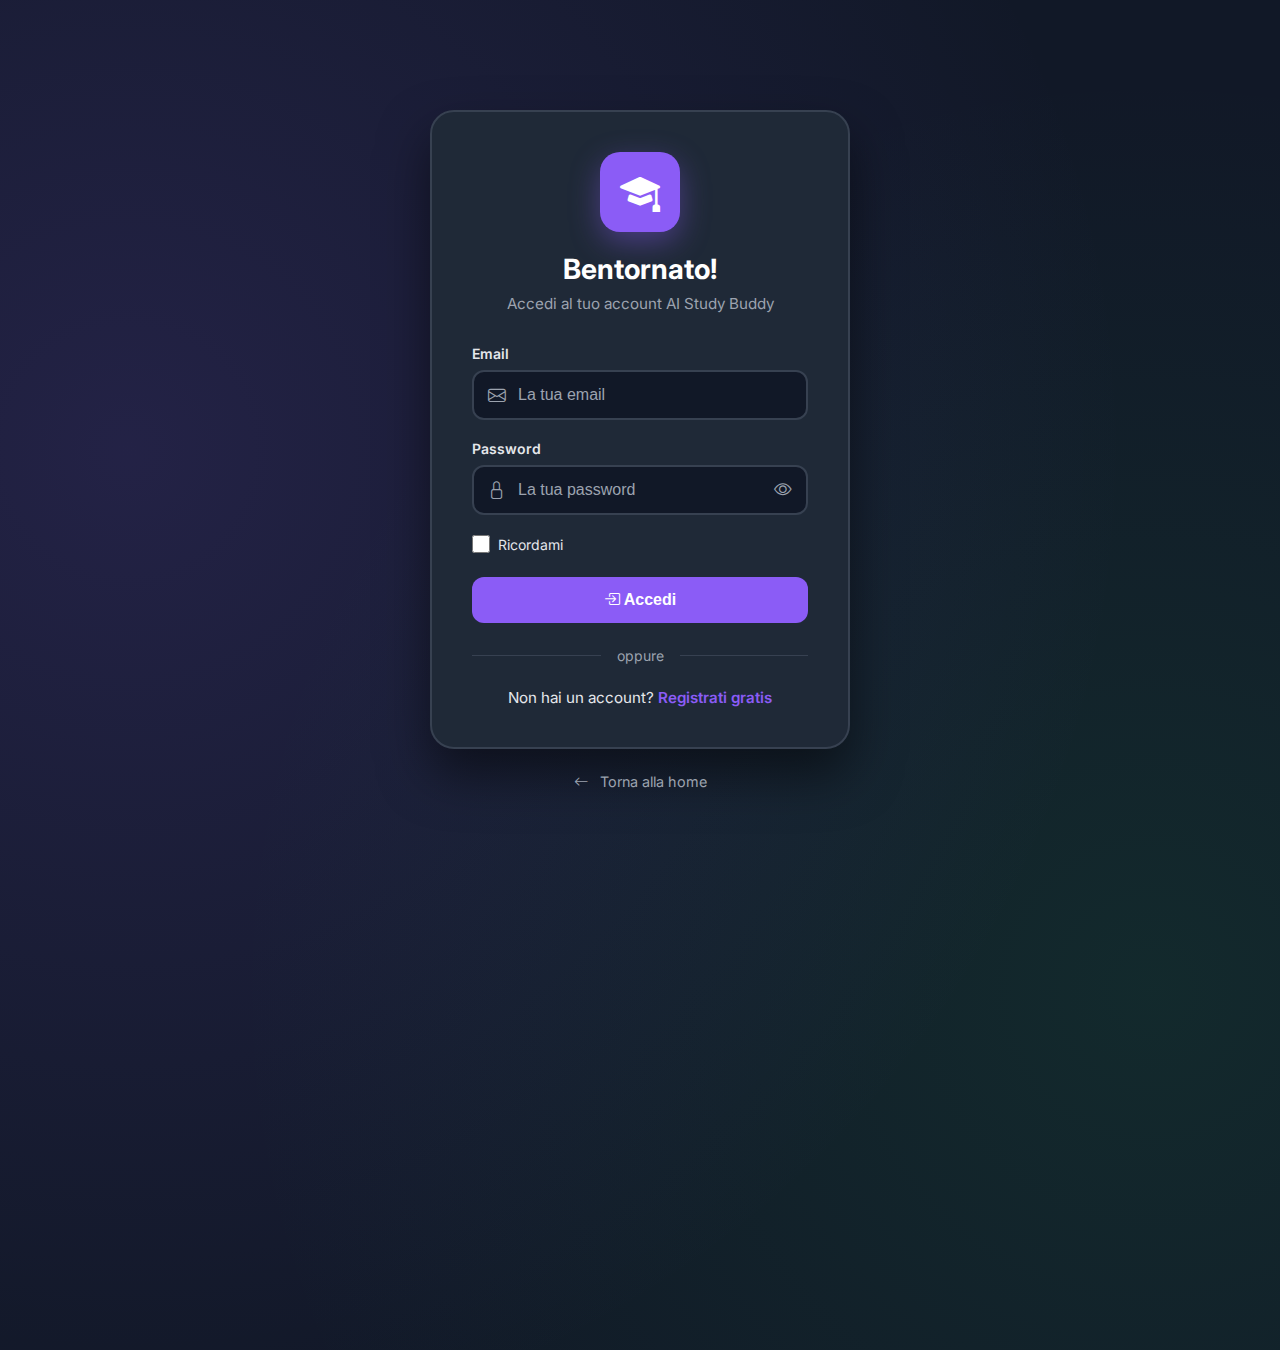
<file: src/main/resources/static/explanation.html>
<!DOCTYPE html>
<html lang="it">
<head>
    <meta charset="UTF-8">
    <meta name="viewport" content="width=device-width, initial-scale=1.0">
    <title>Spiegazioni AI - AI Study Buddy</title>
    <link href="https://cdn.jsdelivr.net/npm/bootstrap-icons@1.11.1/font/bootstrap-icons.css" rel="stylesheet">
    <link href="css/style.css" rel="stylesheet">
    <style>
        .hero-search {
            background: linear-gradient(135deg, #667eea 0%, #764ba2 50%, #f093fb 100%);
            border-radius: 1.5rem;
            padding: 3rem;
            margin-bottom: 2rem;
            position: relative;
            overflow: hidden;
            box-shadow: 0 20px 60px rgba(102, 126, 234, 0.4);
        }
        .hero-search::before {
            content: '';
            position: absolute;
            top: -100px;
            right: -100px;
            width: 400px;
            height: 400px;
            background: radial-gradient(circle, rgba(255,255,255,0.15) 0%, transparent 70%);
            pointer-events: none;
        }
        .hero-icon {
            width: 80px;
            height: 80px;
            background: rgba(255,255,255,0.2);
            backdrop-filter: blur(10px);
            border-radius: 1.5rem;
            display: flex;
            align-items: center;
            justify-content: center;
            font-size: 2.5rem;
            margin-bottom: 1.5rem;
            animation: float 3s ease-in-out infinite;
        }
        @keyframes float {
            0%, 100% { transform: translateY(0); }
            50% { transform: translateY(-10px); }
        }
        .hero-title { font-size: 2.25rem; font-weight: 800; color: #ffffff; margin-bottom: 0.75rem; }
        .hero-subtitle { color: rgba(255,255,255,0.9); font-size: 1.1rem; margin-bottom: 2rem; max-width: 500px; }
        .xp-pill {
            display: inline-flex;
            align-items: center;
            gap: 0.4rem;
            background: rgba(255,255,255,0.25);
            padding: 0.5rem 1rem;
            border-radius: 2rem;
            font-size: 0.9rem;
            font-weight: 600;
            color: #ffffff;
            margin-left: 1rem;
        }
        .search-container {
            background: rgba(255,255,255,0.15);
            backdrop-filter: blur(20px);
            border-radius: 1rem;
            padding: 1.5rem;
            border: 1px solid rgba(255,255,255,0.2);
        }
        .search-row { display: flex; gap: 1rem; align-items: stretch; }
        .search-input-group { flex: 1; position: relative; }
        .search-input-group i { position: absolute; left: 1.25rem; top: 50%; transform: translateY(-50%); color: #6b7280; font-size: 1.2rem; }
        .search-input {
            width: 100%;
            padding: 1.25rem 1.25rem 1.25rem 3.5rem;
            border: none;
            border-radius: 0.75rem;
            background: #ffffff;
            font-size: 1.1rem;
            color: #1f2937;
            transition: all 0.3s ease;
        }
        .search-input:focus { outline: none; box-shadow: 0 0 0 4px rgba(255,255,255,0.3); }
        .search-btn {
            padding: 1.25rem 2.5rem;
            background: #ffffff;
            color: #7c3aed;
            border: none;
            border-radius: 0.75rem;
            font-weight: 700;
            font-size: 1rem;
            cursor: pointer;
            display: flex;
            align-items: center;
            gap: 0.75rem;
            transition: all 0.3s ease;
        }
        .search-btn:hover { transform: translateY(-3px); box-shadow: 0 8px 30px rgba(0,0,0,0.2); }
        .search-btn:disabled { opacity: 0.7; cursor: not-allowed; transform: none; }
        .quick-topics { display: flex; gap: 0.75rem; flex-wrap: wrap; margin-top: 1.5rem; }
        .quick-chip {
            padding: 0.6rem 1.25rem;
            background: rgba(255,255,255,0.2);
            border: 1px solid rgba(255,255,255,0.3);
            border-radius: 2rem;
            color: #ffffff;
            font-size: 0.9rem;
            cursor: pointer;
            transition: all 0.3s ease;
        }
        .quick-chip:hover { background: rgba(255,255,255,0.35); transform: translateY(-2px); }
        .explanation-card {
            background: var(--dark-card);
            border: 1px solid var(--dark-border);
            border-radius: 1.25rem;
            overflow: hidden;
            margin-bottom: 1.5rem;
            animation: slideUp 0.5s ease;
        }
        @keyframes slideUp {
            from { opacity: 0; transform: translateY(30px); }
            to { opacity: 1; transform: translateY(0); }
        }
        .explanation-card-header {
            background: linear-gradient(135deg, rgba(139, 92, 246, 0.15) 0%, rgba(236, 72, 153, 0.1) 100%);
            padding: 1.5rem 2rem;
            border-bottom: 1px solid var(--dark-border);
        }
        .explanation-topic-row { display: flex; justify-content: space-between; align-items: flex-start; flex-wrap: wrap; gap: 1rem; }
        .explanation-topic { display: flex; align-items: center; gap: 1rem; }
        .topic-icon {
            width: 50px;
            height: 50px;
            background: linear-gradient(135deg, #8b5cf6 0%, #ec4899 100%);
            border-radius: 0.75rem;
            display: flex;
            align-items: center;
            justify-content: center;
            font-size: 1.5rem;
            color: #ffffff;
        }
        .topic-text h3 { font-size: 1.35rem; font-weight: 700; color: #ffffff; margin-bottom: 0.25rem; }
        .topic-text span { font-size: 0.85rem; color: var(--text-muted); }
        .meta-badges { display: flex; gap: 0.75rem; flex-wrap: wrap; }
        .badge { display: inline-flex; align-items: center; gap: 0.4rem; padding: 0.5rem 1rem; border-radius: 2rem; font-size: 0.8rem; font-weight: 600; }
        .badge-level { background: rgba(59, 130, 246, 0.2); color: #60a5fa; border: 1px solid rgba(59, 130, 246, 0.3); }
        .badge-xp { background: rgba(139, 92, 246, 0.2); color: #a78bfa; border: 1px solid rgba(139, 92, 246, 0.3); }
        .badge-time { background: rgba(107, 114, 128, 0.2); color: #9ca3af; }
        .explanation-body { padding: 2rem; }
        .explanation-content { color: var(--text-secondary); line-height: 1.9; font-size: 1.05rem; }
        .explanation-content h1, .explanation-content h2, .explanation-content h3 { color: #ffffff; margin-top: 1.75rem; margin-bottom: 1rem; font-weight: 700; }
        .explanation-content h1 { font-size: 1.6rem; }
        .explanation-content h2 { font-size: 1.35rem; }
        .explanation-content h3 { font-size: 1.15rem; }
        .explanation-content p { margin-bottom: 1.25rem; }
        .explanation-content ul, .explanation-content ol { margin-bottom: 1.25rem; padding-left: 1.75rem; }
        .explanation-content li { margin-bottom: 0.6rem; }
        .explanation-content code { background: rgba(139, 92, 246, 0.2); padding: 0.25rem 0.6rem; border-radius: 0.35rem; font-family: 'Fira Code', monospace; font-size: 0.9rem; color: #c4b5fd; }
        .explanation-content pre { background: #0d1117; border: 1px solid var(--dark-border); border-radius: 0.75rem; padding: 1.25rem; overflow-x: auto; margin: 1.5rem 0; }
        .explanation-content pre code { background: none; padding: 0; color: #e6edf3; }
        .explanation-content blockquote { border-left: 4px solid #8b5cf6; padding: 1rem 1.5rem; margin: 1.5rem 0; background: rgba(139, 92, 246, 0.1); border-radius: 0 0.5rem 0.5rem 0; }
        .explanation-content strong { color: #ffffff; }
        .action-section { padding: 1.5rem 2rem 2rem; border-top: 1px solid var(--dark-border); background: rgba(0,0,0,0.2); }
        .action-section-title { font-size: 0.85rem; font-weight: 600; color: var(--text-muted); text-transform: uppercase; letter-spacing: 0.5px; margin-bottom: 1rem; }
        .action-cards { display: grid; grid-template-columns: repeat(auto-fit, minmax(280px, 1fr)); gap: 1rem; }
        .action-card {
            background: var(--dark-bg);
            border: 2px solid var(--dark-border);
            border-radius: 1rem;
            padding: 1.5rem;
            cursor: pointer;
            transition: all 0.3s ease;
            position: relative;
            overflow: hidden;
        }
        .action-card::before { content: ''; position: absolute; top: 0; left: 0; right: 0; height: 4px; opacity: 0; transition: opacity 0.3s ease; }
        .action-card:hover { transform: translateY(-4px); border-color: transparent; }
        .action-card.quiz-card::before { background: linear-gradient(90deg, #3b82f6, #1d4ed8); }
        .action-card.quiz-card:hover { border-color: #3b82f6; box-shadow: 0 10px 40px rgba(59, 130, 246, 0.3); }
        .action-card.quiz-card:hover::before { opacity: 1; }
        .action-card.flash-card::before { background: linear-gradient(90deg, #8b5cf6, #7c3aed); }
        .action-card.flash-card:hover { border-color: #8b5cf6; box-shadow: 0 10px 40px rgba(139, 92, 246, 0.3); }
        .action-card.flash-card:hover::before { opacity: 1; }
        .action-card-header { display: flex; align-items: center; gap: 1rem; margin-bottom: 1rem; }
        .action-card-icon { width: 48px; height: 48px; border-radius: 0.75rem; display: flex; align-items: center; justify-content: center; font-size: 1.5rem; }
        .quiz-card .action-card-icon { background: rgba(59, 130, 246, 0.2); color: #60a5fa; }
        .flash-card .action-card-icon { background: rgba(139, 92, 246, 0.2); color: #a78bfa; }
        .action-card-title { font-size: 1.1rem; font-weight: 700; color: #ffffff; }
        .action-card-desc { font-size: 0.9rem; color: var(--text-muted); margin-bottom: 1rem; }
        .action-card-options { display: flex; gap: 0.5rem; flex-wrap: wrap; }
        .option-chip { padding: 0.4rem 0.8rem; background: var(--dark-border); border-radius: 0.5rem; font-size: 0.8rem; color: var(--text-secondary); }
        .action-card-btn {
            display: flex; align-items: center; justify-content: center; gap: 0.5rem;
            width: 100%; padding: 0.75rem; border: none; border-radius: 0.5rem;
            font-weight: 600; font-size: 0.9rem; cursor: pointer; margin-top: 1rem; transition: all 0.3s ease;
        }
        .quiz-card .action-card-btn { background: linear-gradient(135deg, #3b82f6, #1d4ed8); color: #ffffff; }
        .flash-card .action-card-btn { background: linear-gradient(135deg, #8b5cf6, #7c3aed); color: #ffffff; }
        .action-card-btn:hover { transform: scale(1.02); }
        .secondary-actions { display: flex; gap: 0.75rem; margin-top: 1rem; padding-top: 1rem; border-top: 1px solid var(--dark-border); }
        .secondary-btn {
            flex: 1; display: flex; align-items: center; justify-content: center; gap: 0.5rem;
            padding: 0.75rem; background: var(--dark-border); border: none; border-radius: 0.5rem;
            color: var(--text-secondary); font-size: 0.85rem; cursor: pointer; transition: all 0.3s ease;
        }
        .secondary-btn:hover { background: rgba(107, 114, 128, 0.4); color: #ffffff; }
        .generation-overlay {
            position: fixed; top: 0; left: 0; right: 0; bottom: 0;
            background: rgba(0, 0, 0, 0.8); backdrop-filter: blur(10px);
            display: flex; align-items: center; justify-content: center;
            z-index: 9999; opacity: 0; visibility: hidden; transition: all 0.3s ease;
        }
        .generation-overlay.active { opacity: 1; visibility: visible; }
        .generation-modal {
            background: var(--dark-card); border: 1px solid var(--dark-border);
            border-radius: 1.5rem; width: 90%; max-width: 500px; max-height: 90vh;
            overflow-y: auto; transform: scale(0.9) translateY(20px); transition: transform 0.3s ease;
        }
        .generation-overlay.active .generation-modal { transform: scale(1) translateY(0); }
        .generation-modal-header { padding: 1.5rem 2rem; border-bottom: 1px solid var(--dark-border); display: flex; align-items: center; justify-content: space-between; }
        .generation-modal-title { display: flex; align-items: center; gap: 0.75rem; font-size: 1.25rem; font-weight: 700; color: #ffffff; }
        .generation-modal-title i { font-size: 1.5rem; }
        .generation-modal-title.quiz i { color: #60a5fa; }
        .generation-modal-title.flash i { color: #a78bfa; }
        .generation-modal-close { width: 36px; height: 36px; border: none; background: var(--dark-border); border-radius: 0.5rem; color: var(--text-muted); font-size: 1.25rem; cursor: pointer; transition: all 0.3s ease; }
        .generation-modal-close:hover { background: rgba(239, 68, 68, 0.2); color: #ef4444; }
        .generation-modal-body { padding: 2rem; }
        .generation-topic { background: var(--dark-bg); border-radius: 0.75rem; padding: 1rem; margin-bottom: 1.5rem; }
        .generation-topic-label { font-size: 0.75rem; font-weight: 600; color: var(--text-muted); text-transform: uppercase; margin-bottom: 0.5rem; }
        .generation-topic-value { font-size: 1.1rem; font-weight: 600; color: #ffffff; }
        .generation-options { display: grid; grid-template-columns: 1fr 1fr; gap: 1rem; margin-bottom: 1.5rem; }
        .generation-option { display: flex; flex-direction: column; gap: 0.5rem; }
        .generation-option label { font-size: 0.85rem; font-weight: 500; color: var(--text-secondary); }
        .generation-option select { padding: 0.75rem 1rem; background: var(--dark-bg); border: 1px solid var(--dark-border); border-radius: 0.5rem; color: #ffffff; font-size: 0.95rem; }
        .generation-btn {
            width: 100%; padding: 1rem; border: none; border-radius: 0.75rem;
            font-size: 1rem; font-weight: 700; color: #ffffff; cursor: pointer;
            display: flex; align-items: center; justify-content: center; gap: 0.75rem; transition: all 0.3s ease;
        }
        .generation-btn.quiz { background: linear-gradient(135deg, #3b82f6, #1d4ed8); }
        .generation-btn.flash { background: linear-gradient(135deg, #8b5cf6, #7c3aed); }
        .generation-btn:hover { transform: translateY(-2px); box-shadow: 0 10px 30px rgba(0,0,0,0.3); }
        .generation-btn:disabled { opacity: 0.7; cursor: not-allowed; transform: none; }
        .generation-loading { display: none; flex-direction: column; align-items: center; padding: 2rem; text-align: center; }
        .generation-loading.active { display: flex; }
        .generation-spinner { width: 60px; height: 60px; border: 4px solid var(--dark-border); border-top-color: var(--primary-color); border-radius: 50%; animation: spin 1s linear infinite; margin-bottom: 1.5rem; }
        @keyframes spin { to { transform: rotate(360deg); } }
        .generation-loading-text { font-size: 1.1rem; font-weight: 600; color: #ffffff; margin-bottom: 0.5rem; }
        .generation-loading-subtext { font-size: 0.9rem; color: var(--text-muted); }
        .generation-success { display: none; flex-direction: column; align-items: center; padding: 2rem; text-align: center; }
        .generation-success.active { display: flex; }
        .success-icon { width: 80px; height: 80px; border-radius: 50%; display: flex; align-items: center; justify-content: center; font-size: 2.5rem; margin-bottom: 1.5rem; animation: popIn 0.5s ease; }
        @keyframes popIn { 0% { transform: scale(0); } 70% { transform: scale(1.1); } 100% { transform: scale(1); } }
        .success-icon.quiz { background: rgba(59, 130, 246, 0.2); color: #60a5fa; }
        .success-icon.flash { background: rgba(139, 92, 246, 0.2); color: #a78bfa; }
        .success-title { font-size: 1.35rem; font-weight: 700; color: #ffffff; margin-bottom: 0.5rem; }
        .success-desc { color: var(--text-muted); margin-bottom: 1.5rem; }
        .success-actions { display: flex; gap: 1rem; width: 100%; }
        .success-btn { flex: 1; padding: 0.875rem; border-radius: 0.75rem; font-weight: 600; font-size: 0.95rem; cursor: pointer; display: flex; align-items: center; justify-content: center; gap: 0.5rem; transition: all 0.3s ease; }
        .success-btn.primary { background: linear-gradient(135deg, #10b981, #059669); border: none; color: #ffffff; }
        .success-btn.secondary { background: transparent; border: 2px solid var(--dark-border); color: var(--text-secondary); }
        .success-btn:hover { transform: translateY(-2px); }
        .history-section { margin-top: 2.5rem; }
        .section-header { display: flex; justify-content: space-between; align-items: center; margin-bottom: 1.5rem; }
        .section-title { font-size: 1.35rem; font-weight: 700; color: #ffffff; display: flex; align-items: center; gap: 0.75rem; }
        .section-title i { color: var(--primary-color); }
        .history-grid { display: grid; grid-template-columns: repeat(auto-fill, minmax(320px, 1fr)); gap: 1rem; }
        .history-card { background: var(--dark-card); border: 1px solid var(--dark-border); border-radius: 1rem; padding: 1.25rem; cursor: pointer; transition: all 0.3s ease; }
        .history-card:hover { border-color: var(--primary-color); transform: translateY(-4px); }
        .history-card-header { display: flex; align-items: flex-start; gap: 1rem; }
        .history-icon { width: 44px; height: 44px; border-radius: 0.75rem; background: rgba(139, 92, 246, 0.2); display: flex; align-items: center; justify-content: center; color: var(--primary-color); font-size: 1.25rem; }
        .history-info { flex: 1; min-width: 0; }
        .history-topic { font-weight: 600; color: #ffffff; margin-bottom: 0.35rem; white-space: nowrap; overflow: hidden; text-overflow: ellipsis; }
        .history-meta { display: flex; align-items: center; gap: 1rem; font-size: 0.8rem; color: var(--text-muted); }
        .history-meta span { display: flex; align-items: center; gap: 0.3rem; }
        .loading-container { display: flex; flex-direction: column; align-items: center; padding: 4rem; }
        .loading-spinner-large { width: 60px; height: 60px; border: 4px solid var(--dark-border); border-top-color: var(--primary-color); border-radius: 50%; animation: spin 1s linear infinite; margin-bottom: 1.5rem; }
        .loading-text { font-size: 1.1rem; color: var(--text-secondary); }
        .empty-state { text-align: center; padding: 4rem 2rem; }
        .empty-state i { font-size: 5rem; margin-bottom: 1.5rem; opacity: 0.3; }
        .empty-state h3 { color: #ffffff; margin-bottom: 0.75rem; }
        .xp-notification {
            position: fixed; top: 100px; right: 20px;
            background: linear-gradient(135deg, #8b5cf6, #ec4899); color: #ffffff;
            padding: 1.25rem 1.75rem; border-radius: 1rem;
            display: flex; align-items: center; gap: 1rem;
            box-shadow: 0 15px 50px rgba(139, 92, 246, 0.5);
            z-index: 10000;
            animation: slideInRight 0.5s ease, fadeOut 0.5s ease 2.5s forwards;
        }
        @keyframes slideInRight { from { opacity: 0; transform: translateX(100px); } to { opacity: 1; transform: translateX(0); } }
        @keyframes fadeOut { to { opacity: 0; transform: translateX(100px); } }
        .xp-notification i { font-size: 2rem; }
        .xp-notification .xp-amount { font-size: 1.5rem; font-weight: 800; }
        @media (max-width: 768px) {
            .hero-search { padding: 2rem 1.5rem; }
            .hero-title { font-size: 1.75rem; }
            .search-row { flex-direction: column; }
            .search-btn { width: 100%; justify-content: center; }
            .action-cards { grid-template-columns: 1fr; }
            .generation-options { grid-template-columns: 1fr; }
            .success-actions { flex-direction: column; }
        }
    </style>
</head>
<body>
<main class="main-content">
    <div class="hero-search">
        <div class="hero-icon">💡</div>
        <h1 class="hero-title">Chiedi una Spiegazione<span class="xp-pill"><i class="bi bi-lightning-charge-fill"></i> +10 XP</span></h1>
        <p class="hero-subtitle">Scrivi qualsiasi argomento e l'AI ti fornirà una spiegazione personalizzata</p>
        <div class="search-container">
            <form class="search-row" id="explanationForm" onsubmit="requestExplanation(event)">
                <div class="search-input-group">
                    <i class="bi bi-search"></i>
                    <input type="text" class="search-input" id="topicInput" placeholder="Es: Teorema di Pitagora, Fotosintesi, Machine Learning..." required autocomplete="off">
                </div>
                <button type="submit" class="search-btn" id="submitBtn"><i class="bi bi-stars"></i> Genera</button>
            </form>
        </div>
    </div>
    <div id="explanationContainer"></div>
    <div class="history-section" id="historySection" style="display: none;">
        <div class="section-header">
            <h2 class="section-title"><i class="bi bi-clock-history"></i> Le tue Spiegazioni</h2>
            <button class="btn btn-outline btn-sm" onclick="clearHistory()"><i class="bi bi-trash3"></i> Cancella</button>
        </div>
        <div class="history-grid" id="historyList"></div>
    </div>
</main>

<div class="generation-overlay" id="generationOverlay">
    <div class="generation-modal">
        <div class="generation-modal-header">
            <div class="generation-modal-title" id="modalTitle"><i class="bi bi-patch-question-fill"></i><span>Genera Quiz</span></div>
            <button class="generation-modal-close" onclick="closeGenerationModal()">×</button>
        </div>
        <div class="generation-modal-body">
            <div id="generationForm">
                <div class="generation-topic">
                    <div class="generation-topic-label">Argomento</div>
                    <div class="generation-topic-value" id="modalTopicValue">-</div>
                </div>
                <div class="generation-options">
                    <div class="generation-option">
                        <label>Quantità</label>
                        <select id="modalCount"><option value="5">5</option><option value="10" selected>10</option><option value="15">15</option><option value="20">20</option></select>
                    </div>
                    <div class="generation-option">
                        <label>Difficoltà</label>
                        <select id="modalDifficulty"><option value="PRINCIPIANTE">Facile</option><option value="INTERMEDIO" selected>Media</option><option value="AVANZATO">Difficile</option></select>
                    </div>
                </div>
                <div class="generation-option" id="deckSelector" style="display: none; margin-bottom: 1.5rem;">
                    <label>Deck di destinazione</label>
                    <select id="modalDeck"><option value="new">+ Crea nuovo deck</option></select>
                </div>
                <button class="generation-btn" id="modalGenerateBtn" onclick="executeGeneration()"><i class="bi bi-magic"></i><span id="modalBtnText">Genera Quiz</span></button>
            </div>
            <div class="generation-loading" id="generationLoading">
                <div class="generation-spinner"></div>
                <div class="generation-loading-text" id="loadingText">Generazione in corso...</div>
                <div class="generation-loading-subtext" id="loadingSubtext">L'AI sta creando il tuo quiz</div>
            </div>
            <div class="generation-success" id="generationSuccess">
                <div class="success-icon" id="successIcon"><i class="bi bi-check-lg"></i></div>
                <div class="success-title" id="successTitle">Quiz Generato!</div>
                <div class="success-desc" id="successDesc">10 domande pronte per te</div>
                <div class="success-actions">
                    <button class="success-btn secondary" onclick="closeGenerationModal()"><i class="bi bi-x"></i> Chiudi</button>
                    <button class="success-btn primary" id="successActionBtn" onclick="goToGenerated()"><i class="bi bi-play-fill"></i> <span id="successActionText">Inizia Quiz</span></button>
                </div>
            </div>
        </div>
    </div>
</div>

<script src="js/layout.js"></script>
<script src="js/focus-manager.js"></script>
<script>
    let explanationHistory = [];
    let currentUserId = null;
    let currentTopic = '';
    let generationType = 'quiz';
    let generatedQuizId = null;
    let generatedDeckId = null;
    let userDecks = [];

    function getUserStorageKey(key) { return currentUserId ? `${key}_${currentUserId}` : key; }

    document.addEventListener('DOMContentLoaded', function() {
        const user = JSON.parse(localStorage.getItem('user') || '{}');
        currentUserId = user.id || null;
        initLayout({ pageTitle: 'Spiegazioni AI', activePage: 'spiegazioni', showTopbar: true, showFooter: true });
        loadHistory();
        loadUserDecks();
    });

    async function apiFetch(endpoint, options = {}) {
        const token = localStorage.getItem('token');
        if (!token) { window.location.href = 'login.html'; throw new Error('Token mancante'); }
        const headers = { 'Authorization': `Bearer ${token}`, ...options.headers };
        if (options.body && !headers['Content-Type']) headers['Content-Type'] = 'application/json';
        const response = await fetch(`/api${endpoint}`, { ...options, headers });
        if (response.status === 401 || response.status === 403) {
            localStorage.removeItem('token'); localStorage.removeItem('user');
            window.location.href = 'login.html'; throw new Error('Non autorizzato');
        }
        return response;
    }

    function setTopic(topic) { document.getElementById('topicInput').value = topic; document.getElementById('topicInput').focus(); }

    async function requestExplanation(event) {
        event.preventDefault();
        const topicInput = document.getElementById('topicInput');
        const topic = topicInput.value.trim();
        if (!topic) { showNotification('Inserisci un argomento', 'warning'); return; }
        currentTopic = topic;

        let displayLevel = 'Università';
        try {
            const user = JSON.parse(localStorage.getItem('user') || '{}');
            if (user.educationLevel) {
                const levelMap = { 'MIDDLE_SCHOOL': 'Scuola Media', 'HIGH_SCHOOL': 'Scuola Superiore', 'UNIVERSITY': 'Università' };
                displayLevel = levelMap[user.educationLevel] || user.educationLevel;
            }
        } catch (e) {}

        const submitBtn = document.getElementById('submitBtn');
        const container = document.getElementById('explanationContainer');

        submitBtn.disabled = true;
        submitBtn.innerHTML = '<span class="loading-spinner" style="width:20px;height:20px;display:inline-block;vertical-align:middle;margin-right:8px;"></span> Generando...';
        container.innerHTML = '<div class="explanation-card"><div class="loading-container"><div class="loading-spinner-large"></div><div class="loading-text">L\'AI sta elaborando la spiegazione...</div></div></div>';

        try {
            const response = await apiFetch(`/ai/explain?topic=${encodeURIComponent(topic)}`);
            if (response.ok) {
                const data = await response.json();
                const responseLevel = data.level || displayLevel;
                displayExplanation(topic, responseLevel, data.explanation, data);
                if (data.xpEarned) showXpNotification(data.xpEarned, data.leveledUp);
                if (typeof loadTopbarStats === 'function') loadTopbarStats();
                saveToHistory(topic, responseLevel, data.explanation);
                topicInput.value = '';
            } else { throw new Error('Errore nella risposta'); }
        } catch (error) {
            container.innerHTML = '<div class="explanation-card"><div class="empty-state"><i class="bi bi-exclamation-triangle"></i><h3>Si è verificato un errore</h3><p>' + (error.message || 'Riprova più tardi.') + '</p></div></div>';
        } finally {
            submitBtn.disabled = false;
            submitBtn.innerHTML = '<i class="bi bi-stars"></i> Genera';
        }
    }

    function displayExplanation(topic, level, explanation, xpData = {}) {
        currentTopic = topic;
        const container = document.getElementById('explanationContainer');
        const formatted = formatExplanation(explanation);

        container.innerHTML = `
            <div class="explanation-card">
                <div class="explanation-card-header">
                    <div class="explanation-topic-row">
                        <div class="explanation-topic">
                            <div class="topic-icon"><i class="bi bi-lightbulb-fill"></i></div>
                            <div class="topic-text"><h3>${escapeHtml(topic)}</h3><span>Spiegazione generata dall'AI</span></div>
                        </div>
                        <div class="meta-badges">
                            <span class="badge badge-level"><i class="bi bi-mortarboard-fill"></i> ${escapeHtml(level)}</span>
                            ${xpData.xpEarned ? `<span class="badge badge-xp"><i class="bi bi-lightning-charge-fill"></i> +${xpData.xpEarned} XP</span>` : ''}
                            <span class="badge badge-time"><i class="bi bi-clock"></i> Adesso</span>
                        </div>
                    </div>
                </div>
                <div class="explanation-body"><div class="explanation-content">${formatted}</div></div>
                <div class="action-section">
                    <div class="action-section-title">Continua a studiare</div>
                    <div class="action-cards">
                        <div class="action-card quiz-card" onclick="openGenerationModal('quiz')">
                            <div class="action-card-header"><div class="action-card-icon"><i class="bi bi-patch-question-fill"></i></div><div class="action-card-title">Genera Quiz</div></div>
                            <div class="action-card-desc">Metti alla prova le tue conoscenze con domande a scelta multipla</div>
                            <div class="action-card-options"><span class="option-chip">5-20 domande</span><span class="option-chip">3 difficoltà</span></div>
                            <button class="action-card-btn"><i class="bi bi-lightning-charge-fill"></i> Genera Ora</button>
                        </div>
                        <div class="action-card flash-card" onclick="openGenerationModal('flashcard')">
                            <div class="action-card-header"><div class="action-card-icon"><i class="bi bi-stack"></i></div><div class="action-card-title">Crea Flashcards</div></div>
                            <div class="action-card-desc">Memorizza i concetti chiave con schede di ripasso intelligenti</div>
                            <div class="action-card-options"><span class="option-chip">5-20 carte</span><span class="option-chip">Ripasso attivo</span></div>
                            <button class="action-card-btn"><i class="bi bi-lightning-charge-fill"></i> Genera Ora</button>
                        </div>
                    </div>
                    <div class="secondary-actions">
                        <button class="secondary-btn" onclick="copyExplanation()"><i class="bi bi-clipboard"></i> Copia testo</button>
                        <button class="secondary-btn" onclick="regenerateExplanation()"><i class="bi bi-arrow-clockwise"></i> Rigenera</button>
                    </div>
                </div>
            </div>`;
        container.dataset.rawContent = explanation;
        container.scrollIntoView({ behavior: 'smooth', block: 'start' });
    }

    async function loadUserDecks() {
        try { const response = await apiFetch('/flashcards/decks'); if (response.ok) userDecks = await response.json(); } catch (e) { userDecks = []; }
    }

    function openGenerationModal(type) {
        generationType = type; generatedQuizId = null; generatedDeckId = null;
        const overlay = document.getElementById('generationOverlay');
        document.getElementById('generationForm').style.display = 'block';
        document.getElementById('generationLoading').classList.remove('active');
        document.getElementById('generationSuccess').classList.remove('active');
        document.getElementById('modalTopicValue').textContent = currentTopic;

        if (type === 'quiz') {
            document.getElementById('modalTitle').innerHTML = '<i class="bi bi-patch-question-fill"></i><span>Genera Quiz</span>';
            document.getElementById('modalTitle').className = 'generation-modal-title quiz';
            document.getElementById('modalGenerateBtn').className = 'generation-btn quiz';
            document.getElementById('modalBtnText').textContent = 'Genera Quiz';
            document.getElementById('deckSelector').style.display = 'none';
            document.getElementById('modalCount').innerHTML = '<option value="5">5 domande</option><option value="10" selected>10 domande</option><option value="15">15 domande</option><option value="20">20 domande</option>';
        } else {
            document.getElementById('modalTitle').innerHTML = '<i class="bi bi-stack"></i><span>Crea Flashcards</span>';
            document.getElementById('modalTitle').className = 'generation-modal-title flash';
            document.getElementById('modalGenerateBtn').className = 'generation-btn flash';
            document.getElementById('modalBtnText').textContent = 'Crea Flashcards';
            document.getElementById('deckSelector').style.display = 'block';
            document.getElementById('modalCount').innerHTML = '<option value="5">5 carte</option><option value="10" selected>10 carte</option><option value="15">15 carte</option><option value="20">20 carte</option>';
            const deckSelect = document.getElementById('modalDeck');
            deckSelect.innerHTML = '<option value="new">+ Crea nuovo deck</option>';
            userDecks.forEach(deck => { deckSelect.innerHTML += `<option value="${deck.id}">${deck.name}</option>`; });
        }
        overlay.classList.add('active');
    }

    function closeGenerationModal() { document.getElementById('generationOverlay').classList.remove('active'); }

    async function executeGeneration() {
        const count = document.getElementById('modalCount').value;
        const difficulty = document.getElementById('modalDifficulty').value;
        document.getElementById('generationForm').style.display = 'none';
        document.getElementById('generationLoading').classList.add('active');

        if (generationType === 'quiz') {
            document.getElementById('loadingText').textContent = 'Generazione Quiz...';
            document.getElementById('loadingSubtext').textContent = `Creazione di ${count} domande su "${currentTopic}"`;
            await generateQuiz(count, difficulty);
        } else {
            document.getElementById('loadingText').textContent = 'Creazione Flashcards...';
            document.getElementById('loadingSubtext').textContent = `Generazione di ${count} carte su "${currentTopic}"`;
            await generateFlashcards(count, difficulty);
        }
    }

    async function generateQuiz(count, difficulty) {
        try {
            const response = await apiFetch(`/ai/quiz/generate?topic=${encodeURIComponent(currentTopic)}&numberOfQuestions=${count}&difficulty=${difficulty}`, { method: 'POST' });
            if (response.ok) { const quiz = await response.json(); generatedQuizId = quiz.id; showGenerationSuccess('quiz', count); }
            else { throw new Error('Errore'); }
        } catch (error) { showNotification('Errore nella generazione del quiz', 'error'); closeGenerationModal(); }
    }

    async function generateFlashcards(count, difficulty) {
        try {
            let deckId = document.getElementById('modalDeck').value;
            if (deckId === 'new') {
                const deckResponse = await apiFetch('/flashcards/decks', { method: 'POST', body: JSON.stringify({ name: currentTopic, description: `Flashcards generate dalla spiegazione su "${currentTopic}"`, color: '#8B5CF6', isPublic: false }) });
                if (deckResponse.ok) { const newDeck = await deckResponse.json(); deckId = newDeck.id; userDecks.unshift(newDeck); }
                else { throw new Error('Errore creazione deck'); }
            }
            generatedDeckId = deckId;
            const response = await apiFetch(`/ai/flashcards/generate?deckId=${deckId}&topic=${encodeURIComponent(currentTopic)}&numberOfCards=${count}&difficulty=${difficulty}`, { method: 'POST' });
            if (response.ok) { showGenerationSuccess('flashcard', count); } else { throw new Error('Errore'); }
        } catch (error) { showNotification('Errore nella generazione delle flashcards', 'error'); closeGenerationModal(); }
    }

    function showGenerationSuccess(type, count) {
        document.getElementById('generationLoading').classList.remove('active');
        document.getElementById('generationSuccess').classList.add('active');
        if (type === 'quiz') {
            document.getElementById('successIcon').className = 'success-icon quiz';
            document.getElementById('successIcon').innerHTML = '<i class="bi bi-patch-check-fill"></i>';
            document.getElementById('successTitle').textContent = 'Quiz Generato!';
            document.getElementById('successDesc').textContent = `${count} domande pronte per te`;
            document.getElementById('successActionText').textContent = 'Inizia Quiz';
        } else {
            document.getElementById('successIcon').className = 'success-icon flash';
            document.getElementById('successIcon').innerHTML = '<i class="bi bi-stack"></i>';
            document.getElementById('successTitle').textContent = 'Flashcards Create!';
            document.getElementById('successDesc').textContent = `${count} carte aggiunte al deck`;
            document.getElementById('successActionText').textContent = 'Studia Ora';
        }
    }

    function goToGenerated() {
        if (generationType === 'quiz' && generatedQuizId) { window.location.href = `quiz.html?quizId=${generatedQuizId}`; }
        else if (generationType === 'flashcard' && generatedDeckId) { window.location.href = `flashcards.html?deckId=${generatedDeckId}`; }
    }

    function formatExplanation(text) {
        if (!text) return '';
        return text.replace(/^### (.*$)/gm, '<h3>$1</h3>').replace(/^## (.*$)/gm, '<h2>$1</h2>').replace(/^# (.*$)/gm, '<h1>$1</h1>').replace(/\*\*(.*?)\*\*/g, '<strong>$1</strong>').replace(/\*(.*?)\*/g, '<em>$1</em>').replace(/```(\w*)\n([\s\S]*?)```/g, '<pre><code>$2</code></pre>').replace(/`(.*?)`/g, '<code>$1</code>').replace(/^\- (.*$)/gm, '<li>$1</li>').replace(/^\d+\. (.*$)/gm, '<li>$1</li>').replace(/^> (.*$)/gm, '<blockquote>$1</blockquote>').replace(/\n\n/g, '</p><p>');
    }

    function escapeHtml(text) { const div = document.createElement('div'); div.textContent = text; return div.innerHTML; }

    function copyExplanation() {
        const container = document.getElementById('explanationContainer');
        if (container.dataset.rawContent) { navigator.clipboard.writeText(container.dataset.rawContent).then(() => { showNotification('Spiegazione copiata!', 'success'); }); }
    }

    function regenerateExplanation() { document.getElementById('topicInput').value = currentTopic; document.getElementById('explanationForm').dispatchEvent(new Event('submit')); }

    function showXpNotification(xpEarned, leveledUp = false) {
        const notification = document.createElement('div');
        notification.className = 'xp-notification';
        notification.innerHTML = `<i class="bi bi-lightning-charge-fill"></i><div><div class="xp-amount">+${xpEarned} XP</div>${leveledUp ? '<small>🎉 Livello aumentato!</small>' : ''}</div>`;
        document.body.appendChild(notification);
        setTimeout(() => notification.remove(), 3000);
    }

    function showNotification(message, type = 'info') {
        const colors = { success: '#10b981', warning: '#f59e0b', error: '#ef4444', info: '#3b82f6' };
        const toast = document.createElement('div');
        toast.style.cssText = `position:fixed;bottom:20px;right:20px;z-index:10001;padding:1rem 1.5rem;border-radius:0.75rem;background:${colors[type]||colors.info};color:#fff;font-weight:500;box-shadow:0 10px 40px rgba(0,0,0,0.3);`;
        toast.innerHTML = message;
        document.body.appendChild(toast);
        setTimeout(() => toast.remove(), 3000);
    }

    function loadHistory() {
        const storageKey = getUserStorageKey('explanationHistory');
        const saved = localStorage.getItem(storageKey);
        explanationHistory = saved ? JSON.parse(saved) : [];
        renderHistory();
    }

    function saveToHistory(topic, level, explanation) {
        const item = { id: Date.now(), topic, level, explanation, timestamp: new Date().toISOString() };
        explanationHistory.unshift(item);
        if (explanationHistory.length > 20) explanationHistory = explanationHistory.slice(0, 20);
        const storageKey = getUserStorageKey('explanationHistory');
        localStorage.setItem(storageKey, JSON.stringify(explanationHistory));
        renderHistory();
    }

    function renderHistory() {
        const container = document.getElementById('historyList');
        const section = document.getElementById('historySection');
        if (explanationHistory.length === 0) { section.style.display = 'none'; return; }
        section.style.display = 'block';
        container.innerHTML = explanationHistory.map(item => {
            const date = new Date(item.timestamp);
            const formattedDate = date.toLocaleDateString('it-IT', { day: 'numeric', month: 'short', hour: '2-digit', minute: '2-digit' });
            return `<div class="history-card" onclick="loadFromHistory(${item.id})"><div class="history-card-header"><div class="history-icon"><i class="bi bi-lightbulb"></i></div><div class="history-info"><div class="history-topic">${escapeHtml(item.topic)}</div><div class="history-meta"><span><i class="bi bi-mortarboard"></i> ${escapeHtml(item.level)}</span><span><i class="bi bi-clock"></i> ${formattedDate}</span></div></div></div></div>`;
        }).join('');
    }

    function loadFromHistory(id) {
        const item = explanationHistory.find(h => h.id === id);
        if (item) { displayExplanation(item.topic, item.level, item.explanation); window.scrollTo({ top: 0, behavior: 'smooth' }); }
    }

    function clearHistory() {
        if (confirm('Sei sicuro di voler cancellare la cronologia?')) {
            explanationHistory = [];
            const storageKey = getUserStorageKey('explanationHistory');
            localStorage.removeItem(storageKey);
            renderHistory();
            showNotification('Cronologia cancellata', 'success');
        }
    }
</script>
</body>
</html>
</file>
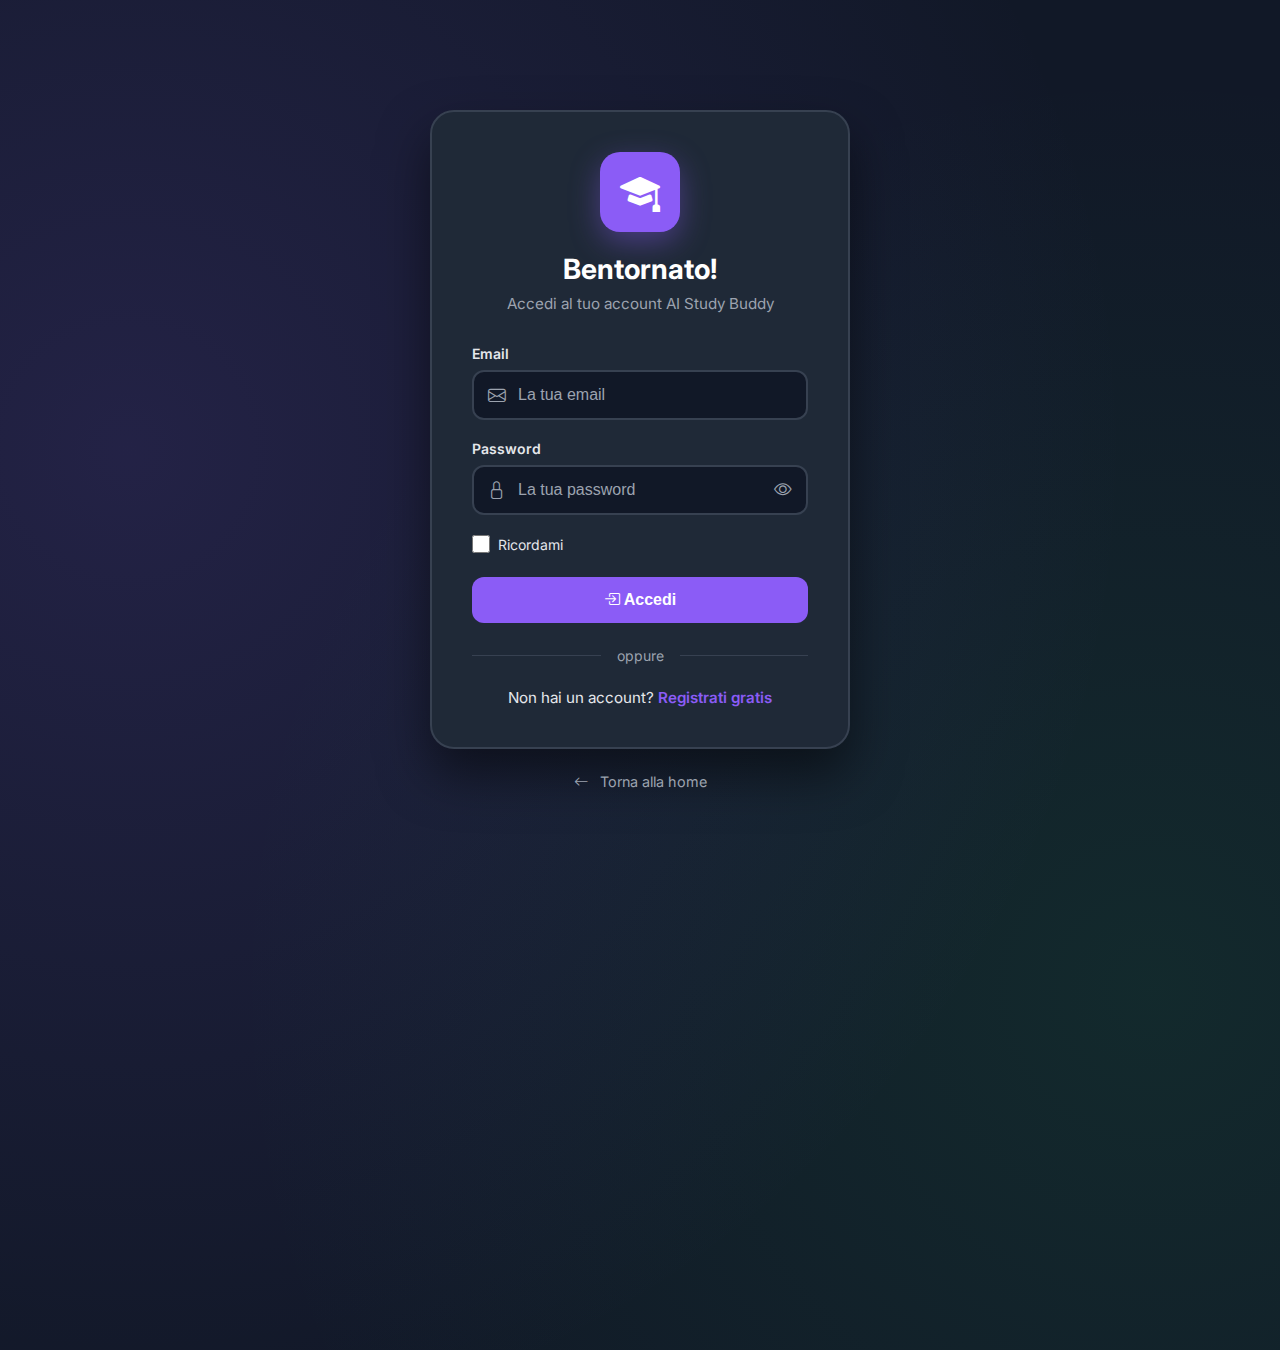
<file: src/main/resources/static/focus.html>
<!DOCTYPE html>
<html lang="it">
<head>
  <meta charset="UTF-8">
  <meta name="viewport" content="width=device-width, initial-scale=1.0">
  <title>Modalità Focus - AI Study Buddy</title>
  <link href="https://cdn.jsdelivr.net/npm/bootstrap-icons@1.11.1/font/bootstrap-icons.css" rel="stylesheet">
  <link href="css/style.css" rel="stylesheet">
  <style>
    .focus-container {
        min-height: calc(100vh - 100px);
        display: flex;
        flex-direction: column;
        align-items: center;
        justify-content: center;
        padding: 2rem;
    }

    /* ==================== SETUP SCREEN ==================== */
    .setup-screen {
        text-align: center;
        max-width: 500px;
        width: 100%;
    }

    .setup-title {
        font-size: 2rem;
        font-weight: 700;
        color: #ffffff;
        margin-bottom: 0.5rem;
    }

    .setup-subtitle {
        color: var(--text-muted);
        margin-bottom: 2rem;
    }

    /* Duration Selection */
    .duration-grid {
        display: grid;
        grid-template-columns: repeat(2, 1fr);
        gap: 1rem;
        margin-bottom: 2rem;
    }

    .duration-option {
        background: var(--dark-card);
        border: 2px solid var(--dark-border);
        border-radius: 1rem;
        padding: 1.5rem;
        cursor: pointer;
        transition: all 0.3s ease;
        text-align: center;
    }

    .duration-option:hover {
        border-color: var(--primary-color);
        transform: translateY(-2px);
    }

    .duration-option.selected {
        border-color: var(--primary-color);
        background: rgba(139, 92, 246, 0.1);
    }

    .duration-option .time {
        font-size: 2rem;
        font-weight: 700;
        color: #ffffff;
        display: block;
    }

    .duration-option .label {
        color: var(--text-muted);
        font-size: 0.85rem;
    }

    .duration-option .xp-info {
        margin-top: 0.5rem;
        color: var(--primary-color);
        font-size: 0.85rem;
        font-weight: 600;
    }

    /* Custom Duration */
    .custom-duration {
        background: var(--dark-card);
        border: 2px solid var(--dark-border);
        border-radius: 1rem;
        padding: 1.5rem;
        margin-bottom: 2rem;
    }

    .custom-duration.active {
        border-color: var(--primary-color);
    }

    .custom-duration-header {
        display: flex;
        justify-content: space-between;
        align-items: center;
        margin-bottom: 1rem;
    }

    .custom-duration-label {
        color: #ffffff;
        font-weight: 600;
    }

    .custom-duration-value {
        color: var(--primary-color);
        font-weight: 700;
        font-size: 1.25rem;
    }

    .duration-slider {
        width: 100%;
        height: 8px;
        -webkit-appearance: none;
        background: var(--dark-border);
        border-radius: 4px;
        outline: none;
    }

    .duration-slider::-webkit-slider-thumb {
        -webkit-appearance: none;
        width: 24px;
        height: 24px;
        background: var(--primary-color);
        border-radius: 50%;
        cursor: pointer;
        box-shadow: 0 2px 10px rgba(139, 92, 246, 0.4);
    }

    .duration-slider::-moz-range-thumb {
        width: 24px;
        height: 24px;
        background: var(--primary-color);
        border-radius: 50%;
        cursor: pointer;
        border: none;
    }

    /* XP Preview */
    .xp-preview {
        background: rgba(139, 92, 246, 0.1);
        border: 1px solid rgba(139, 92, 246, 0.3);
        border-radius: 1rem;
        padding: 1rem 1.5rem;
        display: flex;
        align-items: center;
        justify-content: center;
        gap: 1rem;
        margin-bottom: 2rem;
    }

    .xp-preview i {
        font-size: 1.5rem;
        color: var(--primary-color);
    }

    .xp-preview-text {
        color: #ffffff;
    }

    .xp-preview-value {
        font-size: 1.5rem;
        font-weight: 700;
        color: var(--primary-color);
    }

    /* Start Button */
    .start-focus-btn {
        background: linear-gradient(135deg, #10b981 0%, #059669 100%);
        border: none;
        padding: 1rem 3rem;
        border-radius: 1rem;
        color: #ffffff;
        font-size: 1.1rem;
        font-weight: 700;
        cursor: pointer;
        display: flex;
        align-items: center;
        gap: 0.75rem;
        transition: all 0.3s ease;
        margin: 0 auto;
    }

    .start-focus-btn:hover {
        transform: scale(1.05);
        box-shadow: 0 10px 40px rgba(16, 185, 129, 0.4);
    }

    .start-focus-btn i {
        font-size: 1.3rem;
    }

    /* ==================== TIMER SCREEN ==================== */
    .timer-screen {
        display: none;
        text-align: center;
        width: 100%;
        max-width: 400px;
    }

    .timer-screen.active {
        display: block;
    }

    .setup-screen.hidden {
        display: none;
    }

    /* Timer Circle */
    .timer-wrapper {
        position: relative;
        width: 300px;
        height: 300px;
        margin: 0 auto 2rem;
    }

    .timer-circle {
        width: 100%;
        height: 100%;
        border-radius: 50%;
        background: var(--dark-card);
        border: 4px solid var(--dark-border);
        display: flex;
        flex-direction: column;
        align-items: center;
        justify-content: center;
        position: relative;
        z-index: 2;
        box-shadow: 0 20px 60px rgba(0, 0, 0, 0.3);
        transition: all 0.3s ease;
    }

    .timer-circle.active {
        border-color: #10b981;
        box-shadow: 0 0 60px rgba(16, 185, 129, 0.3);
    }

    .timer-circle.paused {
        border-color: #f59e0b;
        box-shadow: 0 0 60px rgba(245, 158, 11, 0.3);
    }

    /* Progress Ring */
    .progress-ring {
        position: absolute;
        top: -4px;
        left: -4px;
        width: calc(100% + 8px);
        height: calc(100% + 8px);
        z-index: 1;
        transform: rotate(-90deg);
    }

    .progress-ring circle {
        fill: none;
        stroke-width: 8;
        stroke-linecap: round;
    }

    .progress-ring .bg {
        stroke: var(--dark-border);
    }

    .progress-ring .progress {
        stroke: #10b981;
        transition: stroke-dashoffset 1s linear;
    }

    /* Timer Display */
    .timer-display {
        font-size: 4rem;
        font-weight: 700;
        color: #ffffff;
        font-variant-numeric: tabular-nums;
        line-height: 1;
    }

    .timer-label {
        font-size: 1rem;
        color: #10b981;
        margin-top: 0.5rem;
        text-transform: uppercase;
        letter-spacing: 2px;
        font-weight: 600;
    }

    .timer-label.paused {
        color: #f59e0b;
    }

    /* Session Stats */
    .session-stats {
        display: flex;
        justify-content: center;
        gap: 2rem;
        margin-bottom: 2rem;
    }

    .session-stat {
        text-align: center;
    }

    .session-stat-value {
        font-size: 1.5rem;
        font-weight: 700;
        color: #ffffff;
    }

    .session-stat-value.xp {
        color: var(--primary-color);
    }

    .session-stat-label {
        font-size: 0.75rem;
        color: var(--text-muted);
        text-transform: uppercase;
        letter-spacing: 1px;
    }

    /* Controls */
    .timer-controls {
        display: flex;
        justify-content: center;
        gap: 1rem;
        margin-bottom: 2rem;
    }

    .control-btn {
        width: 60px;
        height: 60px;
        border-radius: 50%;
        border: none;
        cursor: pointer;
        display: flex;
        align-items: center;
        justify-content: center;
        font-size: 1.5rem;
        transition: all 0.3s ease;
    }

    .control-btn.primary {
        width: 80px;
        height: 80px;
        background: linear-gradient(135deg, #10b981 0%, #059669 100%);
        color: #ffffff;
        font-size: 2rem;
    }

    .control-btn.primary:hover {
        transform: scale(1.1);
        box-shadow: 0 10px 30px rgba(16, 185, 129, 0.4);
    }

    .control-btn.primary.paused {
        background: linear-gradient(135deg, #f59e0b 0%, #d97706 100%);
    }

    .control-btn.secondary {
        background: var(--dark-card);
        border: 2px solid var(--dark-border);
        color: var(--text-secondary);
    }

    .control-btn.secondary:hover {
        border-color: #10b981;
        color: #ffffff;
    }

    .control-btn.danger:hover {
        border-color: #ef4444;
        color: #ef4444;
    }

    /* XP Milestone Toast */
    .xp-toast {
        position: fixed;
        top: 100px;
        right: 20px;
        background: var(--dark-card);
        border: 2px solid var(--primary-color);
        border-radius: 1rem;
        padding: 1rem 1.5rem;
        display: flex;
        align-items: center;
        gap: 1rem;
        z-index: 1000;
        animation: slideIn 0.3s ease, slideOut 0.3s ease 2.7s forwards;
        box-shadow: 0 10px 40px rgba(0, 0, 0, 0.3);
    }

    @keyframes slideIn {
        from { transform: translateX(100%); opacity: 0; }
        to { transform: translateX(0); opacity: 1; }
    }

    @keyframes slideOut {
        from { transform: translateX(0); opacity: 1; }
        to { transform: translateX(100%); opacity: 0; }
    }

    .xp-toast i {
        font-size: 1.5rem;
        color: var(--primary-color);
    }

    .xp-toast-text {
        color: #ffffff;
        font-weight: 600;
    }

    .xp-toast-value {
        color: var(--primary-color);
    }

    /* Completion Modal */
    .completion-modal {
        display: none;
        position: fixed;
        top: 0;
        left: 0;
        width: 100%;
        height: 100%;
        background: rgba(0, 0, 0, 0.85);
        z-index: 9999;
        align-items: center;
        justify-content: center;
    }

    .completion-modal.show {
        display: flex;
    }

    .completion-content {
        background: var(--dark-card);
        border: 2px solid #10b981;
        border-radius: 1.5rem;
        padding: 3rem;
        text-align: center;
        max-width: 420px;
        animation: popIn 0.4s ease;
    }

    @keyframes popIn {
        from { transform: scale(0.8); opacity: 0; }
        to { transform: scale(1); opacity: 1; }
    }

    .completion-icon {
        font-size: 4rem;
        margin-bottom: 1rem;
    }

    .completion-title {
        font-size: 1.75rem;
        font-weight: 700;
        color: #ffffff;
        margin-bottom: 0.5rem;
    }

    .completion-subtitle {
        color: var(--text-muted);
        margin-bottom: 2rem;
    }

    .completion-stats {
        display: flex;
        justify-content: center;
        gap: 2rem;
        margin-bottom: 2rem;
    }

    .completion-stat {
        text-align: center;
    }

    .completion-stat-value {
        font-size: 2rem;
        font-weight: 700;
        color: var(--primary-color);
    }

    .completion-stat-label {
        font-size: 0.8rem;
        color: var(--text-muted);
    }

    .completion-buttons {
        display: flex;
        gap: 1rem;
        justify-content: center;
    }

    /* Info Box */
    .xp-info-box {
        background: rgba(139, 92, 246, 0.1);
        border: 1px solid rgba(139, 92, 246, 0.3);
        border-radius: 0.75rem;
        padding: 1rem;
        margin-top: 1.5rem;
        font-size: 0.9rem;
        color: var(--text-secondary);
    }

    .xp-info-box strong {
        color: var(--primary-color);
    }

    /* Responsive */
    @media (max-width: 768px) {
        .timer-wrapper {
            width: 260px;
            height: 260px;
        }

        .timer-display {
            font-size: 3rem;
        }

        .duration-grid {
            grid-template-columns: repeat(2, 1fr);
            gap: 0.75rem;
        }

        .duration-option {
            padding: 1rem;
        }

        .duration-option .time {
            font-size: 1.5rem;
        }
    }
  </style>
</head>
<body>
<main class="main-content">
  <div class="focus-container">

    <!-- ==================== SETUP SCREEN ==================== -->
    <div class="setup-screen" id="setupScreen">
      <h1 class="setup-title">🎯 Modalità Focus</h1>
      <p class="setup-subtitle">Scegli quanto tempo vuoi concentrarti</p>

      <!-- Duration Options -->
      <div class="duration-grid">
        <div class="duration-option" data-minutes="15" onclick="selectDuration(15)">
          <span class="time">15</span>
          <span class="label">minuti</span>
          <span class="xp-info">+4 XP</span>
        </div>
        <div class="duration-option selected" data-minutes="25" onclick="selectDuration(25)">
          <span class="time">25</span>
          <span class="label">minuti</span>
          <span class="xp-info">+7 XP</span>
        </div>
        <div class="duration-option" data-minutes="45" onclick="selectDuration(45)">
          <span class="time">45</span>
          <span class="label">minuti</span>
          <span class="xp-info">+13 XP</span>
        </div>
        <div class="duration-option" data-minutes="60" onclick="selectDuration(60)">
          <span class="time">60</span>
          <span class="label">minuti</span>
          <span class="xp-info">+18 XP</span>
        </div>
      </div>

      <!-- Custom Duration -->
      <div class="custom-duration" id="customDuration">
        <div class="custom-duration-header">
          <span class="custom-duration-label">⏱️ Durata personalizzata</span>
          <span class="custom-duration-value"><span id="customMinutes">25</span> min</span>
        </div>
        <input type="range" class="duration-slider" id="durationSlider"
               min="5" max="120" value="25" step="5"
               oninput="updateCustomDuration(this.value)">
      </div>

      <!-- XP Preview -->
      <div class="xp-preview">
        <i class="bi bi-lightning-charge-fill"></i>
        <div class="xp-preview-text">
          Guadagnerai circa <span class="xp-preview-value" id="xpPreview">7</span> XP
        </div>
      </div>

      <!-- Start Button -->
      <button class="start-focus-btn" onclick="startFocusSession()">
        <i class="bi bi-play-fill"></i>
        Inizia Focus
      </button>

      <!-- XP Info -->
      <div class="xp-info-box">
        <i class="bi bi-info-circle"></i>
        <strong>Come funziona:</strong> Guadagni <strong>+3 XP ogni 10 minuti</strong> di focus completati,
        più <strong>+1 XP bonus</strong> se completi l'intera sessione!
      </div>
    </div>

    <!-- ==================== TIMER SCREEN ==================== -->
    <div class="timer-screen" id="timerScreen">

      <!-- Session Stats -->
      <div class="session-stats">
        <div class="session-stat">
          <div class="session-stat-value" id="elapsedTime">0:00</div>
          <div class="session-stat-label">Tempo trascorso</div>
        </div>
        <div class="session-stat">
          <div class="session-stat-value xp" id="earnedXp">0</div>
          <div class="session-stat-label">XP guadagnati</div>
        </div>
      </div>

      <!-- Timer -->
      <div class="timer-wrapper">
        <svg class="progress-ring" viewBox="0 0 308 308">
          <circle class="bg" cx="154" cy="154" r="150"/>
          <circle class="progress" id="progressCircle" cx="154" cy="154" r="150"
                  stroke-dasharray="942.48" stroke-dashoffset="0"/>
        </svg>
        <div class="timer-circle" id="timerCircle">
          <div class="timer-display" id="timerDisplay">25:00</div>
          <div class="timer-label" id="timerLabel">FOCUS</div>
        </div>
      </div>

      <!-- Controls -->
      <div class="timer-controls">
        <button class="control-btn secondary danger" onclick="stopSession()" title="Termina">
          <i class="bi bi-stop-fill"></i>
        </button>
        <button class="control-btn primary" id="playPauseBtn" onclick="togglePause()">
          <i class="bi bi-pause-fill" id="playPauseIcon"></i>
        </button>
        <button class="control-btn secondary" onclick="addFiveMinutes()" title="+5 minuti">
          <i class="bi bi-plus-lg"></i>
        </button>
      </div>

      <!-- Next XP Milestone -->
      <div class="xp-info-box" style="margin-top: 0;">
        <i class="bi bi-clock"></i>
        Prossimi <strong>+3 XP</strong> tra <span id="nextMilestone">10:00</span>
      </div>
    </div>

  </div>

  <!-- XP Toast Container -->
  <div id="xpToastContainer"></div>

  <!-- Completion Modal -->
  <div class="completion-modal" id="completionModal">
    <div class="completion-content">
      <div class="completion-icon">🎉</div>
      <h2 class="completion-title">Sessione Completata!</h2>
      <p class="completion-subtitle" id="completionSubtitle">Ottimo lavoro! Hai mantenuto il focus.</p>
      <div class="completion-stats">
        <div class="completion-stat">
          <div class="completion-stat-value" id="modalTime">25:00</div>
          <div class="completion-stat-label">Durata</div>
        </div>
        <div class="completion-stat">
          <div class="completion-stat-value" id="modalXp">+8</div>
          <div class="completion-stat-label">XP Totali</div>
        </div>
      </div>
      <div class="completion-buttons">
        <button class="btn btn-outline" onclick="goToDashboard()">
          <i class="bi bi-house"></i> Dashboard
        </button>
        <button class="btn btn-primary" onclick="startNewSession()">
          <i class="bi bi-arrow-repeat"></i> Nuova Sessione
        </button>
      </div>
    </div>
  </div>
</main>

<script src="js/layout.js"></script>
<script src="js/focus-manager.js"></script>
<script>
  // ==================== CONFIGURAZIONE XP ====================
  const XP_PER_INTERVAL = 3;      // XP guadagnati ogni intervallo
  const XP_INTERVAL_MINUTES = 10; // Intervallo in minuti
  const XP_COMPLETION_BONUS = 1;  // Bonus per completamento

  // ==================== STATO ====================
  let state = {
      selectedMinutes: 25,
      totalSeconds: 0,
      remainingSeconds: 0,
      elapsedSeconds: 0,
      earnedXp: 0,
      lastXpMilestone: 0,
      isRunning: false,
      isPaused: false,
      intervalId: null
  };

  // ==================== INIZIALIZZAZIONE ====================
  document.addEventListener('DOMContentLoaded', function() {
      initLayout({
          pageTitle: 'Modalità Focus',
          activePage: 'focus',
          showTopbar: true,
          showFooter: false
      });

      // Ripristina sessione attiva
      const savedState = localStorage.getItem('focusState');
      if (savedState) {
          const parsed = JSON.parse(savedState);
          if (parsed.isRunning) {
              state = parsed;
              showTimerScreen();
              updateTimerDisplay();
              updateStats();
              if (!state.isPaused) {
                  startInterval();
              }
              updateTimerUI();
          }
      }

      // Aggiorna XP preview iniziale
      updateXpPreview(25);
  });

  // ==================== SETUP FUNCTIONS ====================
  function selectDuration(minutes) {
      state.selectedMinutes = minutes;

      // Update UI
      document.querySelectorAll('.duration-option').forEach(el => {
          el.classList.remove('selected');
          if (parseInt(el.dataset.minutes) === minutes) {
              el.classList.add('selected');
          }
      });

      // Update slider
      document.getElementById('durationSlider').value = minutes;
      document.getElementById('customMinutes').textContent = minutes;
      document.getElementById('customDuration').classList.remove('active');

      // Update XP preview
      updateXpPreview(minutes);
  }

  function updateCustomDuration(minutes) {
      minutes = parseInt(minutes);
      state.selectedMinutes = minutes;

      document.getElementById('customMinutes').textContent = minutes;

      // Deselect preset options unless it matches
      document.querySelectorAll('.duration-option').forEach(el => {
          el.classList.remove('selected');
          if (parseInt(el.dataset.minutes) === minutes) {
              el.classList.add('selected');
          }
      });

      document.getElementById('customDuration').classList.add('active');
      updateXpPreview(minutes);
  }

  function updateXpPreview(minutes) {
      const xp = calculateXp(minutes);
      document.getElementById('xpPreview').textContent = xp;
  }

  function calculateXp(minutes) {
      // XP = (minuti / intervallo) * XP_per_intervallo + bonus completamento
      const intervalXp = Math.floor(minutes / XP_INTERVAL_MINUTES) * XP_PER_INTERVAL;
      return intervalXp + XP_COMPLETION_BONUS;
  }

  // ==================== SESSION CONTROL ====================
  function startFocusSession() {
      state.totalSeconds = state.selectedMinutes * 60;
      state.remainingSeconds = state.totalSeconds;
      state.elapsedSeconds = 0;
      state.earnedXp = 0;
      state.lastXpMilestone = 0;
      state.isRunning = true;
      state.isPaused = false;

      showTimerScreen();
      updateTimerDisplay();
      updateStats();
      startInterval();
      saveState();

      // Request notification permission
      if ('Notification' in window && Notification.permission === 'default') {
          Notification.requestPermission();
      }
  }

  function togglePause() {
      if (state.isPaused) {
          // Resume
          state.isPaused = false;
          startInterval();
      } else {
          // Pause
          state.isPaused = true;
          clearInterval(state.intervalId);
      }
      updateTimerUI();
      saveState();
  }

  function stopSession() {
      if (state.elapsedSeconds < 60) {
          // Meno di 1 minuto, chiedi conferma
          if (!confirm('Hai studiato meno di 1 minuto. Sei sicuro di voler terminare senza XP?')) {
              return;
          }
          // No XP se meno di 1 minuto
          state.earnedXp = 0;
      }

      clearInterval(state.intervalId);
      state.isRunning = false;

      // Salva XP guadagnati al backend
      if (state.earnedXp > 0) {
          recordFocusXp(state.earnedXp, Math.floor(state.elapsedSeconds / 60));
      }

      showCompletionModal();
      saveState();
  }

  function addFiveMinutes() {
      state.remainingSeconds += 5 * 60;
      state.totalSeconds += 5 * 60;
      updateTimerDisplay();
      showXpToast('+5 minuti aggiunti!', '');
  }

  function startInterval() {
      state.intervalId = setInterval(() => {
          if (state.remainingSeconds > 0) {
              state.remainingSeconds--;
              state.elapsedSeconds++;

              // Check XP milestone (ogni 10 minuti)
              const currentMilestone = Math.floor(state.elapsedSeconds / (XP_INTERVAL_MINUTES * 60));
              if (currentMilestone > state.lastXpMilestone) {
                  state.earnedXp += XP_PER_INTERVAL;
                  state.lastXpMilestone = currentMilestone;
                  showXpToast(`+${XP_PER_INTERVAL} XP`, '10 minuti di focus!');
                  playSound();
              }

              updateTimerDisplay();
              updateStats();
              saveState();
          } else {
              // Timer completato!
              sessionComplete();
          }
      }, 1000);
  }

  function sessionComplete() {
      clearInterval(state.intervalId);
      state.isRunning = false;

      // Bonus XP per completamento
      state.earnedXp += XP_COMPLETION_BONUS;
      showXpToast(`+${XP_COMPLETION_BONUS} XP Bonus`, 'Sessione completata!');

      // Notifica
      showNotification('🎯 Focus completato!', `Hai guadagnato +${state.earnedXp} XP`);
      playSound();

      // Salva al backend
      recordFocusXp(state.earnedXp, Math.floor(state.elapsedSeconds / 60));

      setTimeout(() => showCompletionModal(), 500);
      saveState();
  }

  // ==================== UI UPDATES ====================
  function showTimerScreen() {
      document.getElementById('setupScreen').classList.add('hidden');
      document.getElementById('timerScreen').classList.add('active');
  }

  function showSetupScreen() {
      document.getElementById('setupScreen').classList.remove('hidden');
      document.getElementById('timerScreen').classList.remove('active');
  }

  function updateTimerDisplay() {
      const minutes = Math.floor(state.remainingSeconds / 60);
      const seconds = state.remainingSeconds % 60;

      document.getElementById('timerDisplay').textContent =
          `${minutes.toString().padStart(2, '0')}:${seconds.toString().padStart(2, '0')}`;

      // Progress ring
      const circumference = 2 * Math.PI * 150;
      const progress = state.remainingSeconds / state.totalSeconds;
      const offset = circumference * (1 - progress);
      document.getElementById('progressCircle').style.strokeDashoffset = offset;

      // Next milestone calculation
      const elapsedMinutes = state.elapsedSeconds / 60;
      const nextMilestoneMinutes = (Math.floor(elapsedMinutes / XP_INTERVAL_MINUTES) + 1) * XP_INTERVAL_MINUTES;
      const secondsToNext = (nextMilestoneMinutes * 60) - state.elapsedSeconds;

      if (secondsToNext > 0) {
          const nextMin = Math.floor(secondsToNext / 60);
          const nextSec = secondsToNext % 60;
          document.getElementById('nextMilestone').textContent =
              `${nextMin}:${nextSec.toString().padStart(2, '0')}`;
      } else {
          document.getElementById('nextMilestone').textContent = '0:00';
      }
  }

  function updateStats() {
      // Elapsed time
      const elapsedMin = Math.floor(state.elapsedSeconds / 60);
      const elapsedSec = state.elapsedSeconds % 60;
      document.getElementById('elapsedTime').textContent =
          `${elapsedMin}:${elapsedSec.toString().padStart(2, '0')}`;

      // Earned XP
      document.getElementById('earnedXp').textContent = state.earnedXp;
  }

  function updateTimerUI() {
      const timerCircle = document.getElementById('timerCircle');
      const timerLabel = document.getElementById('timerLabel');
      const playPauseIcon = document.getElementById('playPauseIcon');
      const playPauseBtn = document.getElementById('playPauseBtn');

      if (state.isPaused) {
          timerCircle.classList.add('paused');
          timerCircle.classList.remove('active');
          timerLabel.textContent = 'PAUSA';
          timerLabel.classList.add('paused');
          playPauseIcon.className = 'bi bi-play-fill';
          playPauseBtn.classList.add('paused');
      } else {
          timerCircle.classList.remove('paused');
          timerCircle.classList.add('active');
          timerLabel.textContent = 'FOCUS';
          timerLabel.classList.remove('paused');
          playPauseIcon.className = 'bi bi-pause-fill';
          playPauseBtn.classList.remove('paused');
      }
  }

  // ==================== MODALS & TOASTS ====================
  function showXpToast(text, subtext) {
      const container = document.getElementById('xpToastContainer');
      const toast = document.createElement('div');
      toast.className = 'xp-toast';
      toast.innerHTML = `
          <i class="bi bi-lightning-charge-fill"></i>
          <div>
              <div class="xp-toast-text">${text}</div>
              ${subtext ? `<small style="color: var(--text-muted);">${subtext}</small>` : ''}
          </div>
      `;
      container.appendChild(toast);

      setTimeout(() => toast.remove(), 3000);
  }

  function showCompletionModal() {
      const elapsedMin = Math.floor(state.elapsedSeconds / 60);
      const elapsedSec = state.elapsedSeconds % 60;

      document.getElementById('modalTime').textContent =
          `${elapsedMin}:${elapsedSec.toString().padStart(2, '0')}`;
      document.getElementById('modalXp').textContent = `+${state.earnedXp}`;

      const selectedMin = state.selectedMinutes;
      if (elapsedMin >= selectedMin) {
          document.getElementById('completionSubtitle').textContent =
              'Ottimo lavoro! Hai completato l\'intera sessione.';
      } else {
          document.getElementById('completionSubtitle').textContent =
              `Hai mantenuto il focus per ${elapsedMin} minuti.`;
      }

      document.getElementById('completionModal').classList.add('show');
  }

  function goToDashboard() {
      FocusManager.endSession();
      window.location.href = 'dashboard.html';
  }

  function startNewSession() {
      document.getElementById('completionModal').classList.remove('show');
      FocusManager.endSession();
      state = {
          selectedMinutes: 25,
          totalSeconds: 0,
          remainingSeconds: 0,
          elapsedSeconds: 0,
          earnedXp: 0,
          lastXpMilestone: 0,
          isRunning: false,
          isPaused: false,
          intervalId: null
      };
      showSetupScreen();
  }

  // ==================== NOTIFICATIONS & SOUND ====================
  function showNotification(title, body) {
      if ('Notification' in window && Notification.permission === 'granted') {
          new Notification(title, { body, icon: '/images/logo.png' });
      }
  }

  function playSound() {
      try {
          const ctx = new (window.AudioContext || window.webkitAudioContext)();
          const osc = ctx.createOscillator();
          const gain = ctx.createGain();

          osc.connect(gain);
          gain.connect(ctx.destination);

          osc.frequency.value = 800;
          gain.gain.value = 0.3;

          osc.start();
          osc.stop(ctx.currentTime + 0.2);
      } catch (e) {}
  }

  // ==================== PERSISTENCE ====================
  function saveState() {
      localStorage.setItem('focusState', JSON.stringify({
          ...state,
          intervalId: null
      }));
  }

  // ==================== API ====================
  async function recordFocusXp(xpEarned, durationMinutes) {
      try {
          const token = localStorage.getItem('token');
          if (!token) return;

          const response = await fetch('/api/gamification/focus-session', {
              method: 'POST',
              headers: {
                  'Content-Type': 'application/json',
                  'Authorization': `Bearer ${token}`
              },
              body: JSON.stringify({
                  durationMinutes,
                  xpEarned
              })
          });

          if (response.ok) {
              console.log('Focus session recorded:', xpEarned, 'XP');
          }
      } catch (error) {
          console.error('Errore salvataggio sessione:', error);
      }
  }

  // ==================== PREVENT ACCIDENTAL CLOSE ====================
  window.addEventListener('beforeunload', (e) => {
      if (state.isRunning && !state.isPaused) {
          e.preventDefault();
          e.returnValue = 'Il timer è attivo. Sei sicuro di voler uscire?';
      }
  });
</script>
</body>
</html>
</file>
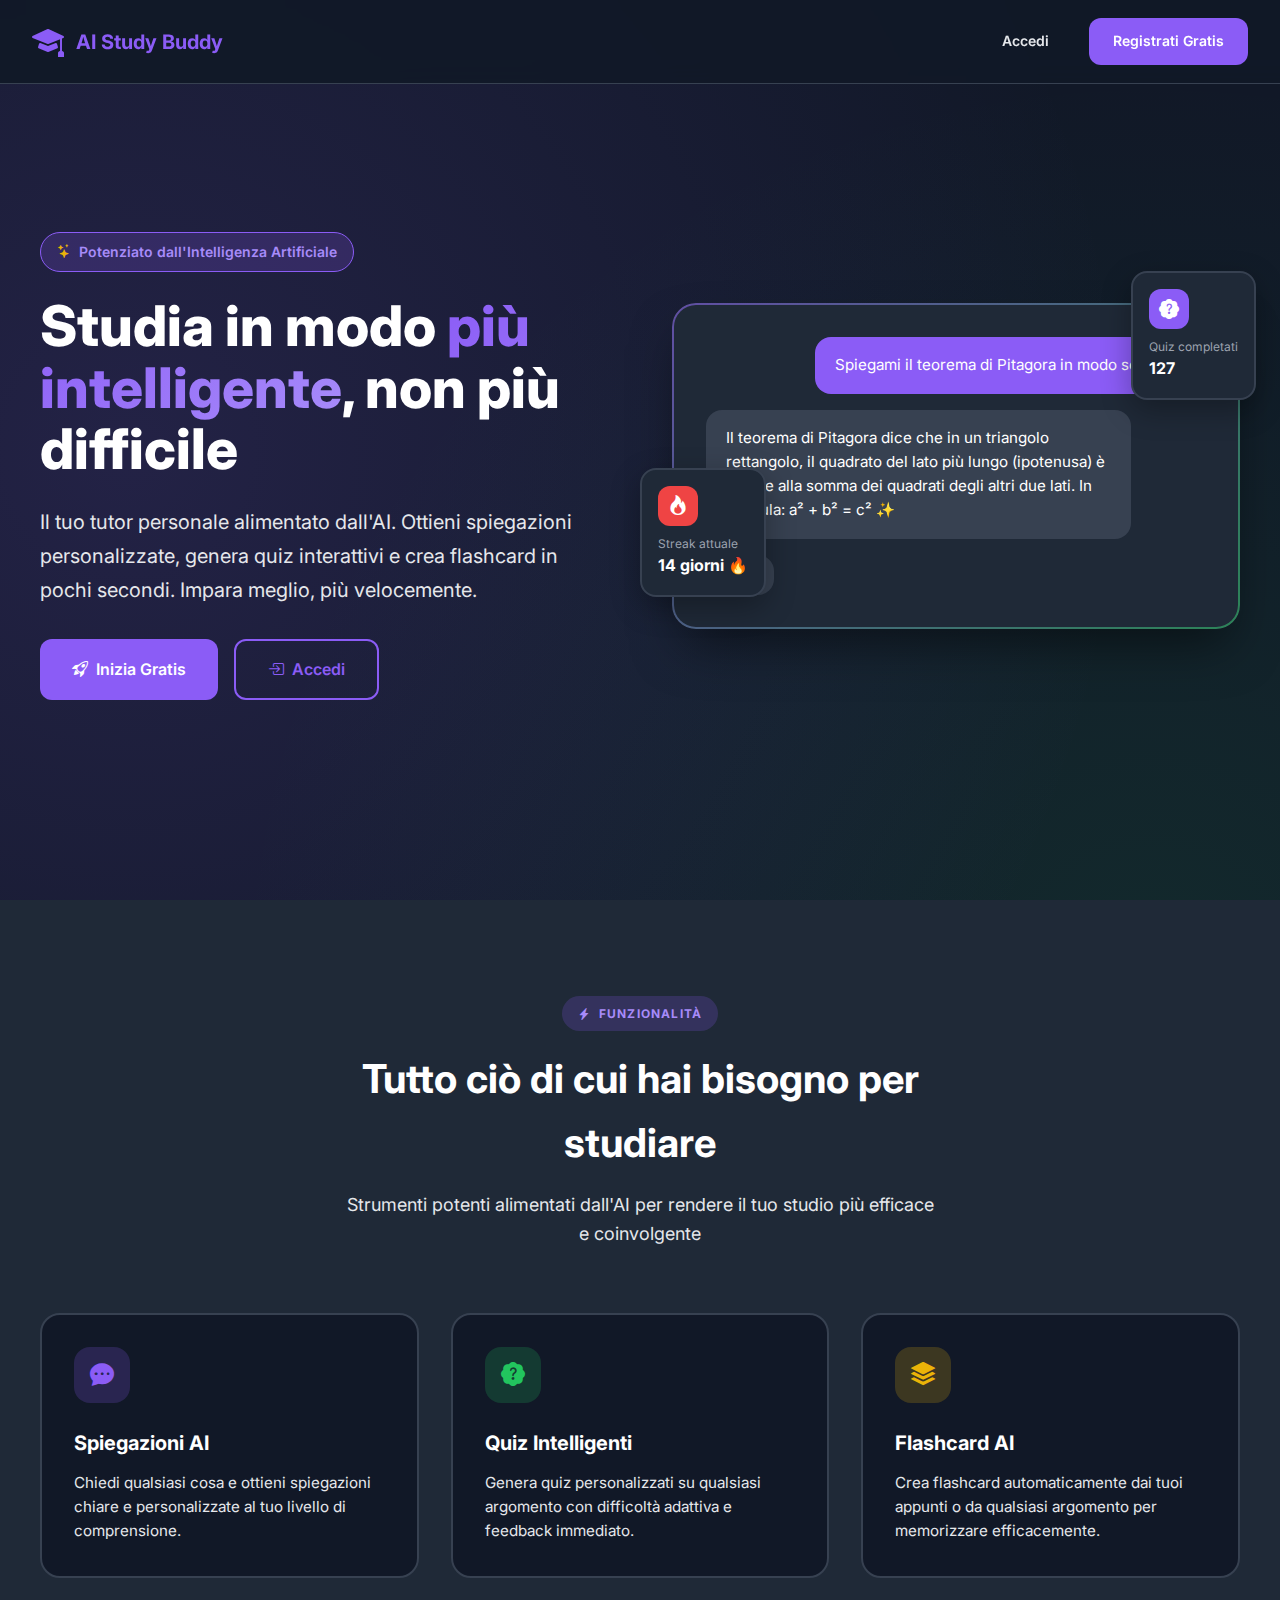
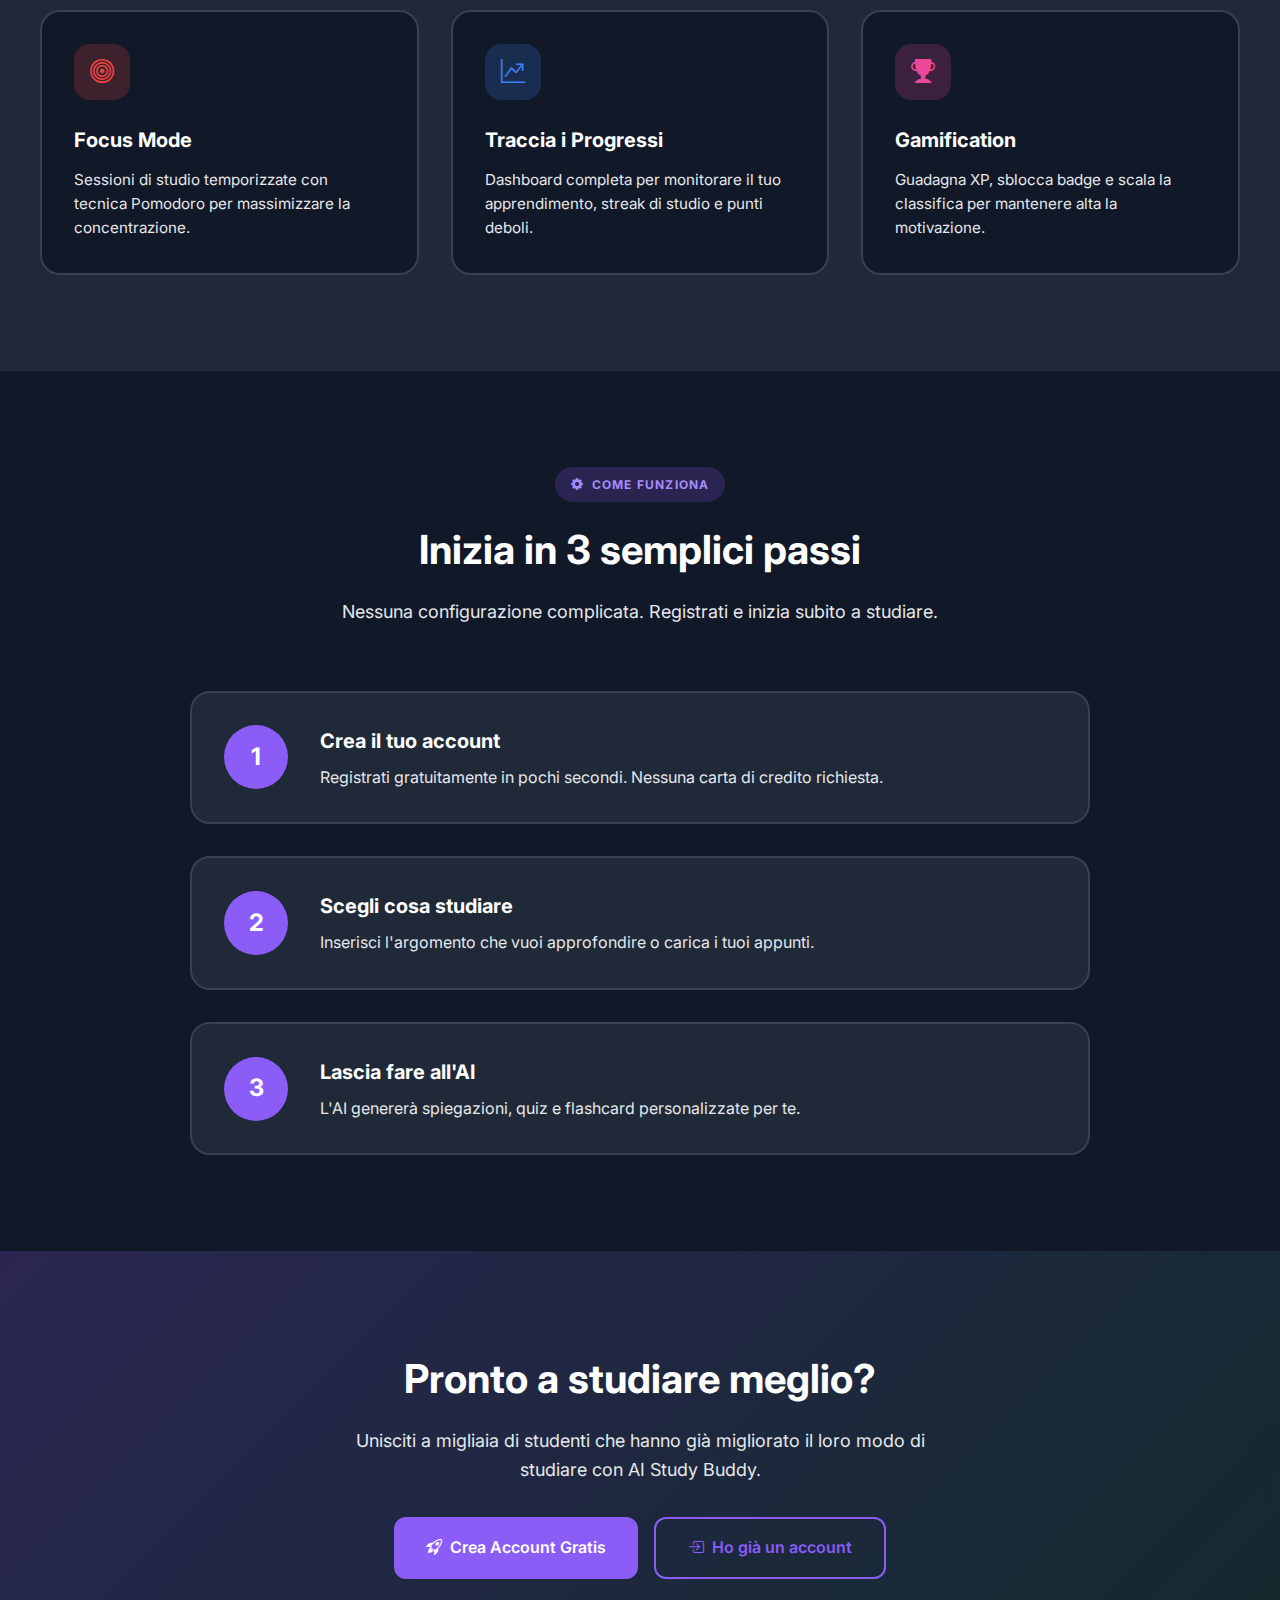
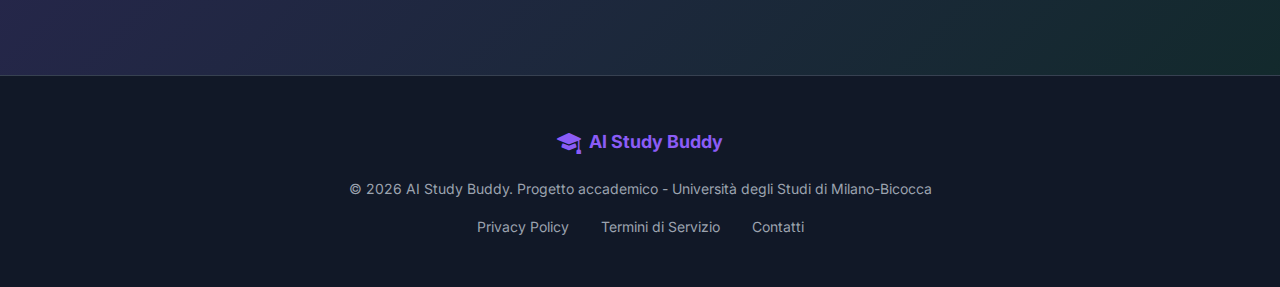
<file: src/main/resources/static/landing.html>
<!DOCTYPE html>
<html lang="it">
<head>
    <meta charset="UTF-8">
    <meta name="viewport" content="width=device-width, initial-scale=1.0">
    <title>AI Study Buddy - Il Tuo Tutor Intelligente</title>
    <link href="https://cdn.jsdelivr.net/npm/bootstrap-icons@1.11.1/font/bootstrap-icons.css" rel="stylesheet">
    <link href="https://fonts.googleapis.com/css2?family=Inter:wght@400;500;600;700;800&display=swap" rel="stylesheet">
    <style>
        :root {
            --primary-color: #8b5cf6;
            --primary-dark: #7c3aed;
            --primary-light: #a78bfa;
            --secondary-color: #22c55e;
            --accent-color: #eab308;
            --danger-color: #ef4444;
            --dark-bg: #111827;
            --dark-card: #1f2937;
            --dark-border: #374151;
            --text-primary: #ffffff;
            --text-secondary: #e5e7eb;
            --text-muted: #9ca3af;
        }

        * {
            margin: 0;
            padding: 0;
            box-sizing: border-box;
        }

        body {
            font-family: 'Inter', -apple-system, BlinkMacSystemFont, 'Segoe UI', Roboto, sans-serif;
            background: var(--dark-bg);
            color: var(--text-primary);
            line-height: 1.6;
            overflow-x: hidden;
        }

        /* ==================== NAVBAR ==================== */
        .navbar {
            position: fixed;
            top: 0;
            left: 0;
            right: 0;
            z-index: 1000;
            padding: 1rem 2rem;
            display: flex;
            align-items: center;
            justify-content: space-between;
            background: rgba(17, 24, 39, 0.9);
            backdrop-filter: blur(10px);
            border-bottom: 1px solid var(--dark-border);
        }

        .navbar-brand {
            display: flex;
            align-items: center;
            gap: 0.75rem;
            text-decoration: none;
            color: var(--text-primary);
        }

        .navbar-brand i {
            font-size: 2rem;
            color: var(--primary-color);
        }

        .navbar-brand span {
            font-size: 1.25rem;
            font-weight: 700;
            color: var(--primary-color);
        }

        .navbar-actions {
            display: flex;
            align-items: center;
            gap: 1rem;
        }

        .btn {
            display: inline-flex;
            align-items: center;
            justify-content: center;
            gap: 0.5rem;
            padding: 0.75rem 1.5rem;
            border-radius: 0.75rem;
            font-weight: 600;
            font-size: 0.875rem;
            border: none;
            cursor: pointer;
            transition: all 0.3s ease;
            text-decoration: none;
        }

        .btn-ghost {
            background: transparent;
            color: var(--text-secondary);
        }

        .btn-ghost:hover {
            color: var(--text-primary);
            background: var(--dark-card);
        }

        .btn-primary {
            background: var(--primary-color);
            color: white;
        }

        .btn-primary:hover {
            background: var(--primary-dark);
            transform: translateY(-2px);
            box-shadow: 0 8px 25px rgba(139, 92, 246, 0.4);
        }

        .btn-outline {
            background: transparent;
            border: 2px solid var(--primary-color);
            color: var(--primary-color);
        }

        .btn-outline:hover {
            background: var(--primary-color);
            color: white;
            transform: translateY(-2px);
        }

        .btn-lg {
            padding: 1rem 2rem;
            font-size: 1rem;
        }

        /* ==================== HERO ==================== */
        .hero {
            min-height: 100vh;
            display: flex;
            align-items: center;
            justify-content: center;
            padding: 6rem 2rem 4rem;
            position: relative;
            overflow: hidden;
        }

        .hero::before {
            content: '';
            position: absolute;
            top: -50%;
            left: -50%;
            width: 200%;
            height: 200%;
            background: radial-gradient(circle at 30% 50%, rgba(139, 92, 246, 0.15) 0%, transparent 50%),
                        radial-gradient(circle at 70% 80%, rgba(34, 197, 94, 0.1) 0%, transparent 40%);
            animation: gradientMove 20s ease-in-out infinite;
        }

        @keyframes gradientMove {
            0%, 100% { transform: translate(0, 0); }
            50% { transform: translate(-5%, -5%); }
        }

        .hero-content {
            max-width: 1200px;
            margin: 0 auto;
            display: grid;
            grid-template-columns: 1fr 1fr;
            gap: 4rem;
            align-items: center;
            position: relative;
            z-index: 1;
        }

        .hero-text {
            max-width: 600px;
        }

        .hero-badge {
            display: inline-flex;
            align-items: center;
            gap: 0.5rem;
            padding: 0.5rem 1rem;
            background: rgba(139, 92, 246, 0.2);
            border: 1px solid var(--primary-color);
            border-radius: 2rem;
            font-size: 0.875rem;
            font-weight: 600;
            color: var(--primary-light);
            margin-bottom: 1.5rem;
        }

        .hero-badge i {
            color: var(--accent-color);
        }

        .hero-title {
            font-size: 3.5rem;
            font-weight: 800;
            line-height: 1.1;
            margin-bottom: 1.5rem;
        }

        .hero-title .highlight {
            background: linear-gradient(135deg, var(--primary-color), var(--primary-light));
            -webkit-background-clip: text;
            -webkit-text-fill-color: transparent;
            background-clip: text;
        }

        .hero-subtitle {
            font-size: 1.25rem;
            color: var(--text-secondary);
            margin-bottom: 2rem;
            line-height: 1.7;
        }

        .hero-actions {
            display: flex;
            gap: 1rem;
            flex-wrap: wrap;
        }

        /* Hero Visual */
        .hero-visual {
            position: relative;
        }

        .hero-card {
            background: var(--dark-card);
            border: 2px solid var(--dark-border);
            border-radius: 1.5rem;
            padding: 2rem;
            position: relative;
            box-shadow: 0 25px 50px -12px rgba(0, 0, 0, 0.5);
        }

        .hero-card::before {
            content: '';
            position: absolute;
            inset: -2px;
            border-radius: 1.5rem;
            padding: 2px;
            background: linear-gradient(135deg, var(--primary-color), var(--secondary-color));
            -webkit-mask: linear-gradient(#fff 0 0) content-box, linear-gradient(#fff 0 0);
            -webkit-mask-composite: xor;
            mask-composite: exclude;
            opacity: 0.5;
        }

        .demo-chat {
            display: flex;
            flex-direction: column;
            gap: 1rem;
        }

        .demo-message {
            max-width: 85%;
            padding: 1rem 1.25rem;
            border-radius: 1rem;
            font-size: 0.95rem;
        }

        .demo-message.user {
            align-self: flex-end;
            background: var(--primary-color);
            border-bottom-right-radius: 0.25rem;
        }

        .demo-message.ai {
            align-self: flex-start;
            background: #374151;
            border-bottom-left-radius: 0.25rem;
        }

        .demo-typing {
            align-self: flex-start;
            display: flex;
            gap: 6px;
            padding: 1rem;
            background: #374151;
            border-radius: 1rem;
        }

        .demo-typing span {
            width: 8px;
            height: 8px;
            background: var(--text-muted);
            border-radius: 50%;
            animation: typing 1.4s infinite;
        }

        .demo-typing span:nth-child(2) { animation-delay: 0.2s; }
        .demo-typing span:nth-child(3) { animation-delay: 0.4s; }

        @keyframes typing {
            0%, 60%, 100% { transform: translateY(0); opacity: 0.5; }
            30% { transform: translateY(-6px); opacity: 1; }
        }

        /* Floating elements */
        .floating-card {
            position: absolute;
            background: var(--dark-card);
            border: 2px solid var(--dark-border);
            border-radius: 1rem;
            padding: 1rem;
            box-shadow: 0 10px 30px rgba(0, 0, 0, 0.3);
            animation: float 6s ease-in-out infinite;
        }

        .floating-card.quiz {
            top: -2rem;
            right: -1rem;
            animation-delay: 0s;
        }

        .floating-card.streak {
            bottom: 2rem;
            left: -2rem;
            animation-delay: 2s;
        }

        @keyframes float {
            0%, 100% { transform: translateY(0); }
            50% { transform: translateY(-10px); }
        }

        .floating-icon {
            width: 40px;
            height: 40px;
            border-radius: 0.75rem;
            display: flex;
            align-items: center;
            justify-content: center;
            font-size: 1.25rem;
            margin-bottom: 0.5rem;
        }

        .floating-icon.purple { background: var(--primary-color); }
        .floating-icon.red { background: var(--danger-color); }

        .floating-label {
            font-size: 0.75rem;
            color: var(--text-muted);
        }

        .floating-value {
            font-weight: 700;
            font-size: 1rem;
        }

        /* ==================== FEATURES ==================== */
        .features {
            padding: 6rem 2rem;
            background: var(--dark-card);
        }

        .section-header {
            text-align: center;
            max-width: 600px;
            margin: 0 auto 4rem;
        }

        .section-badge {
            display: inline-flex;
            align-items: center;
            gap: 0.5rem;
            padding: 0.5rem 1rem;
            background: rgba(139, 92, 246, 0.2);
            border-radius: 2rem;
            font-size: 0.75rem;
            font-weight: 700;
            color: var(--primary-light);
            text-transform: uppercase;
            letter-spacing: 0.1em;
            margin-bottom: 1rem;
        }

        .section-title {
            font-size: 2.5rem;
            font-weight: 700;
            margin-bottom: 1rem;
        }

        .section-subtitle {
            color: var(--text-secondary);
            font-size: 1.125rem;
        }

        .features-grid {
            max-width: 1200px;
            margin: 0 auto;
            display: grid;
            grid-template-columns: repeat(3, 1fr);
            gap: 2rem;
        }

        .feature-card {
            background: var(--dark-bg);
            border: 2px solid var(--dark-border);
            border-radius: 1.25rem;
            padding: 2rem;
            transition: all 0.3s ease;
        }

        .feature-card:hover {
            border-color: var(--primary-color);
            transform: translateY(-5px);
            box-shadow: 0 20px 40px rgba(0, 0, 0, 0.3);
        }

        .feature-icon {
            width: 56px;
            height: 56px;
            border-radius: 1rem;
            display: flex;
            align-items: center;
            justify-content: center;
            font-size: 1.5rem;
            margin-bottom: 1.5rem;
        }

        .feature-icon.purple { background: rgba(139, 92, 246, 0.2); color: var(--primary-color); }
        .feature-icon.green { background: rgba(34, 197, 94, 0.2); color: var(--secondary-color); }
        .feature-icon.yellow { background: rgba(234, 179, 8, 0.2); color: var(--accent-color); }
        .feature-icon.red { background: rgba(239, 68, 68, 0.2); color: var(--danger-color); }
        .feature-icon.blue { background: rgba(59, 130, 246, 0.2); color: #3b82f6; }
        .feature-icon.pink { background: rgba(236, 72, 153, 0.2); color: #ec4899; }

        .feature-title {
            font-size: 1.25rem;
            font-weight: 700;
            margin-bottom: 0.75rem;
        }

        .feature-desc {
            color: var(--text-secondary);
            font-size: 0.95rem;
            line-height: 1.6;
        }

        /* ==================== HOW IT WORKS ==================== */
        .how-it-works {
            padding: 6rem 2rem;
        }

        .steps {
            max-width: 900px;
            margin: 0 auto;
            display: flex;
            flex-direction: column;
            gap: 2rem;
        }

        .step {
            display: flex;
            align-items: center;
            gap: 2rem;
            padding: 2rem;
            background: var(--dark-card);
            border: 2px solid var(--dark-border);
            border-radius: 1.25rem;
            transition: all 0.3s ease;
        }

        .step:hover {
            border-color: var(--primary-color);
        }

        .step-number {
            width: 64px;
            height: 64px;
            border-radius: 50%;
            background: var(--primary-color);
            display: flex;
            align-items: center;
            justify-content: center;
            font-size: 1.5rem;
            font-weight: 700;
            flex-shrink: 0;
        }

        .step-content {
            flex: 1;
        }

        .step-title {
            font-size: 1.25rem;
            font-weight: 700;
            margin-bottom: 0.5rem;
        }

        .step-desc {
            color: var(--text-secondary);
        }

        /* ==================== CTA ==================== */
        .cta {
            padding: 6rem 2rem;
            background: linear-gradient(135deg, rgba(139, 92, 246, 0.2) 0%, rgba(34, 197, 94, 0.1) 100%);
            text-align: center;
        }

        .cta-content {
            max-width: 600px;
            margin: 0 auto;
        }

        .cta-title {
            font-size: 2.5rem;
            font-weight: 700;
            margin-bottom: 1rem;
        }

        .cta-subtitle {
            color: var(--text-secondary);
            font-size: 1.125rem;
            margin-bottom: 2rem;
        }

        .cta-actions {
            display: flex;
            gap: 1rem;
            justify-content: center;
            flex-wrap: wrap;
        }

        /* ==================== FOOTER ==================== */
        .footer {
            padding: 3rem 2rem;
            border-top: 1px solid var(--dark-border);
            text-align: center;
        }

        .footer-brand {
            display: flex;
            align-items: center;
            justify-content: center;
            gap: 0.5rem;
            margin-bottom: 1rem;
        }

        .footer-brand i {
            font-size: 1.5rem;
            color: var(--primary-color);
        }

        .footer-brand span {
            font-size: 1.125rem;
            font-weight: 700;
            color: var(--primary-color);
        }

        .footer-text {
            color: var(--text-muted);
            font-size: 0.875rem;
        }

        .footer-links {
            display: flex;
            gap: 2rem;
            justify-content: center;
            margin-top: 1rem;
        }

        .footer-links a {
            color: var(--text-muted);
            text-decoration: none;
            font-size: 0.875rem;
            transition: color 0.2s;
        }

        .footer-links a:hover {
            color: var(--primary-color);
        }

        /* ==================== RESPONSIVE ==================== */
        @media (max-width: 1024px) {
            .hero-content {
                grid-template-columns: 1fr;
                text-align: center;
            }

            .hero-text {
                max-width: 100%;
            }

            .hero-actions {
                justify-content: center;
            }

            .hero-stats {
                justify-content: center;
            }

            .hero-visual {
                display: none;
            }

            .features-grid {
                grid-template-columns: repeat(2, 1fr);
            }
        }

        @media (max-width: 768px) {
            .navbar {
                padding: 1rem;
            }

            .navbar-brand span {
                display: none;
            }

            .hero-title {
                font-size: 2.5rem;
            }

            .features-grid {
                grid-template-columns: 1fr;
            }

            .step {
                flex-direction: column;
                text-align: center;
            }

            .section-title {
                font-size: 2rem;
            }

            .cta-title {
                font-size: 2rem;
            }
        }

        @media (max-width: 480px) {
            .btn-lg {
                padding: 0.875rem 1.5rem;
                font-size: 0.875rem;
            }

            .hero-actions {
                flex-direction: column;
                width: 100%;
            }

            .hero-actions .btn {
                width: 100%;
            }

            .cta-actions {
                flex-direction: column;
            }

            .cta-actions .btn {
                width: 100%;
            }
        }
    </style>
</head>
<body>
<!-- Navbar -->
<nav class="navbar">
    <a href="#" class="navbar-brand">
        <i class="bi bi-mortarboard-fill"></i>
        <span>AI Study Buddy</span>
    </a>
    <div class="navbar-actions">
        <a href="login.html" class="btn btn-ghost">Accedi</a>
        <a href="register.html" class="btn btn-primary">Registrati Gratis</a>
    </div>
</nav>

<!-- Hero Section -->
<section class="hero">
    <div class="hero-content">
        <div class="hero-text">
            <div class="hero-badge">
                <i class="bi bi-stars"></i>
                Potenziato dall'Intelligenza Artificiale
            </div>
            <h1 class="hero-title">
                Studia in modo <span class="highlight">più intelligente</span>, non più difficile
            </h1>
            <p class="hero-subtitle">
                Il tuo tutor personale alimentato dall'AI. Ottieni spiegazioni personalizzate,
                genera quiz interattivi e crea flashcard in pochi secondi.
                Impara meglio, più velocemente.
            </p>
            <div class="hero-actions">
                <a href="register.html" class="btn btn-primary btn-lg">
                    <i class="bi bi-rocket-takeoff"></i>
                    Inizia Gratis
                </a>
                <a href="login.html" class="btn btn-outline btn-lg">
                    <i class="bi bi-box-arrow-in-right"></i>
                    Accedi
                </a>
            </div>

        </div>

        <div class="hero-visual">
            <div class="hero-card">
                <div class="demo-chat">
                    <div class="demo-message user">
                        Spiegami il teorema di Pitagora in modo semplice
                    </div>
                    <div class="demo-message ai">
                        Il teorema di Pitagora dice che in un triangolo rettangolo,
                        il quadrato del lato più lungo (ipotenusa) è uguale alla somma
                        dei quadrati degli altri due lati. In formula: a² + b² = c² ✨
                    </div>
                    <div class="demo-typing">
                        <span></span>
                        <span></span>
                        <span></span>
                    </div>
                </div>
            </div>

            <div class="floating-card quiz">
                <div class="floating-icon purple">
                    <i class="bi bi-patch-question-fill"></i>
                </div>
                <div class="floating-label">Quiz completati</div>
                <div class="floating-value">127</div>
            </div>

            <div class="floating-card streak">
                <div class="floating-icon red">
                    <i class="bi bi-fire"></i>
                </div>
                <div class="floating-label">Streak attuale</div>
                <div class="floating-value">14 giorni 🔥</div>
            </div>
        </div>
    </div>
</section>

<!-- Features Section -->
<section class="features">
    <div class="section-header">
        <div class="section-badge">
            <i class="bi bi-lightning-charge-fill"></i>
            Funzionalità
        </div>
        <h2 class="section-title">Tutto ciò di cui hai bisogno per studiare</h2>
        <p class="section-subtitle">
            Strumenti potenti alimentati dall'AI per rendere il tuo studio più efficace e coinvolgente
        </p>
    </div>

    <div class="features-grid">
        <div class="feature-card">
            <div class="feature-icon purple">
                <i class="bi bi-chat-dots-fill"></i>
            </div>
            <h3 class="feature-title">Spiegazioni AI</h3>
            <p class="feature-desc">
                Chiedi qualsiasi cosa e ottieni spiegazioni chiare e personalizzate
                al tuo livello di comprensione.
            </p>
        </div>

        <div class="feature-card">
            <div class="feature-icon green">
                <i class="bi bi-patch-question-fill"></i>
            </div>
            <h3 class="feature-title">Quiz Intelligenti</h3>
            <p class="feature-desc">
                Genera quiz personalizzati su qualsiasi argomento con difficoltà
                adattiva e feedback immediato.
            </p>
        </div>

        <div class="feature-card">
            <div class="feature-icon yellow">
                <i class="bi bi-stack"></i>
            </div>
            <h3 class="feature-title">Flashcard AI</h3>
            <p class="feature-desc">
                Crea flashcard automaticamente dai tuoi appunti o da qualsiasi
                argomento per memorizzare efficacemente.
            </p>
        </div>

        <div class="feature-card">
            <div class="feature-icon red">
                <i class="bi bi-bullseye"></i>
            </div>
            <h3 class="feature-title">Focus Mode</h3>
            <p class="feature-desc">
                Sessioni di studio temporizzate con tecnica Pomodoro per
                massimizzare la concentrazione.
            </p>
        </div>

        <div class="feature-card">
            <div class="feature-icon blue">
                <i class="bi bi-graph-up-arrow"></i>
            </div>
            <h3 class="feature-title">Traccia i Progressi</h3>
            <p class="feature-desc">
                Dashboard completa per monitorare il tuo apprendimento,
                streak di studio e punti deboli.
            </p>
        </div>

        <div class="feature-card">
            <div class="feature-icon pink">
                <i class="bi bi-trophy-fill"></i>
            </div>
            <h3 class="feature-title">Gamification</h3>
            <p class="feature-desc">
                Guadagna XP, sblocca badge e scala la classifica per
                mantenere alta la motivazione.
            </p>
        </div>
    </div>
</section>

<!-- How it Works -->
<section class="how-it-works">
    <div class="section-header">
        <div class="section-badge">
            <i class="bi bi-gear-fill"></i>
            Come Funziona
        </div>
        <h2 class="section-title">Inizia in 3 semplici passi</h2>
        <p class="section-subtitle">
            Nessuna configurazione complicata. Registrati e inizia subito a studiare.
        </p>
    </div>

    <div class="steps">
        <div class="step">
            <div class="step-number">1</div>
            <div class="step-content">
                <h3 class="step-title">Crea il tuo account</h3>
                <p class="step-desc">
                    Registrati gratuitamente in pochi secondi. Nessuna carta di credito richiesta.
                </p>
            </div>
        </div>

        <div class="step">
            <div class="step-number">2</div>
            <div class="step-content">
                <h3 class="step-title">Scegli cosa studiare</h3>
                <p class="step-desc">
                    Inserisci l'argomento che vuoi approfondire o carica i tuoi appunti.
                </p>
            </div>
        </div>

        <div class="step">
            <div class="step-number">3</div>
            <div class="step-content">
                <h3 class="step-title">Lascia fare all'AI</h3>
                <p class="step-desc">
                    L'AI genererà spiegazioni, quiz e flashcard personalizzate per te.
                </p>
            </div>
        </div>
    </div>
</section>

<!-- CTA Section -->
<section class="cta">
    <div class="cta-content">
        <h2 class="cta-title">Pronto a studiare meglio?</h2>
        <p class="cta-subtitle">
            Unisciti a migliaia di studenti che hanno già migliorato il loro modo di studiare con AI Study Buddy.
        </p>
        <div class="cta-actions">
            <a href="register.html" class="btn btn-primary btn-lg">
                <i class="bi bi-rocket-takeoff"></i>
                Crea Account Gratis
            </a>
            <a href="login.html" class="btn btn-outline btn-lg">
                <i class="bi bi-box-arrow-in-right"></i>
                Ho già un account
            </a>
        </div>
    </div>
</section>

<!-- Footer -->
<footer class="footer">
    <div class="footer-brand">
        <i class="bi bi-mortarboard-fill"></i>
        <span>AI Study Buddy</span>
    </div>
    <p class="footer-text">
        © 2026 AI Study Buddy. Progetto accademico - Università degli Studi di Milano-Bicocca
    </p>
    <div class="footer-links">
        <a href="#">Privacy Policy</a>
        <a href="#">Termini di Servizio</a>
        <a href="#">Contatti</a>
    </div>
</footer>

<script>
    // Redirect se già loggato
    document.addEventListener('DOMContentLoaded', function() {
        const token = localStorage.getItem('token');
        if (token) {
            try {
                const payload = JSON.parse(atob(token.split('.')[1]));
                if (Date.now() < payload.exp * 1000) {
                    // Token valido, redirect alla dashboard
                    window.location.href = 'dashboard.html';
                }
            } catch (e) {
                // Token non valido, rimani sulla landing
                localStorage.removeItem('token');
                localStorage.removeItem('user');
            }
        }
    });
</script>
</body>
</html>
</file>
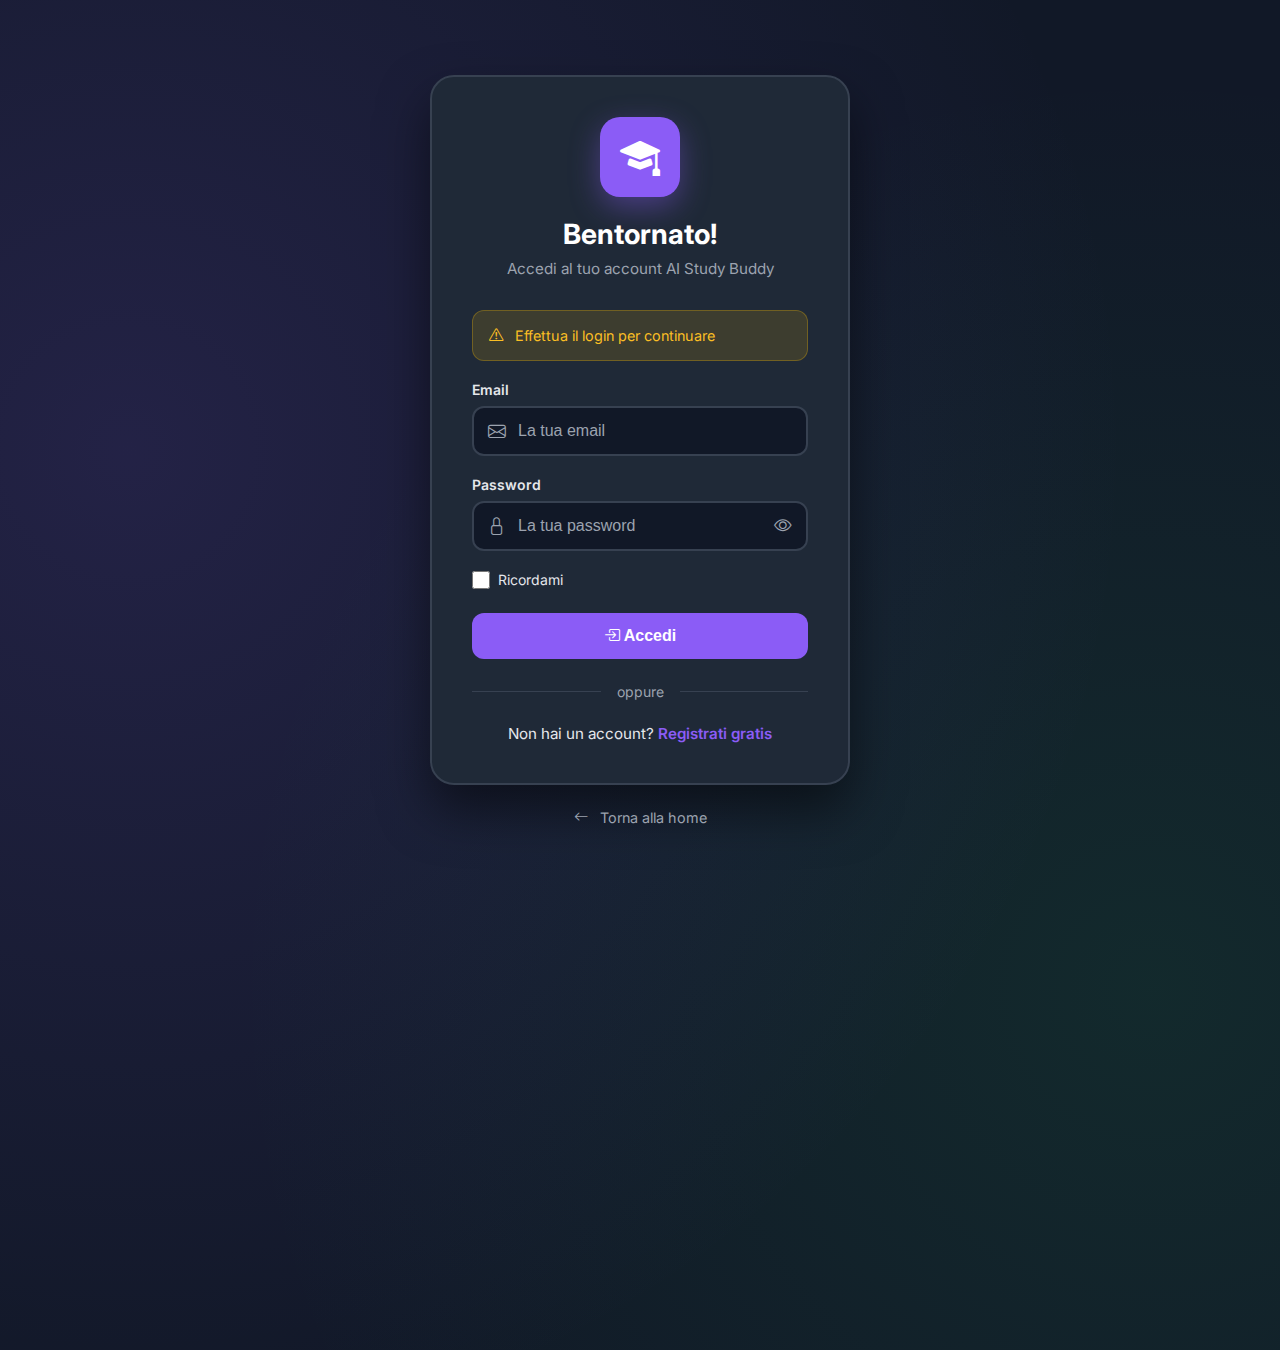
<file: src/main/resources/static/leaderboard.html>
<!DOCTYPE html>
<html lang="it">
<head>
  <meta charset="UTF-8">
  <meta name="viewport" content="width=device-width, initial-scale=1.0">
  <title>Classifica - AI Study Buddy</title>
  <link href="https://cdn.jsdelivr.net/npm/bootstrap-icons@1.11.1/font/bootstrap-icons.css" rel="stylesheet">
  <link href="https://fonts.googleapis.com/css2?family=Inter:wght@400;500;600;700;800&display=swap" rel="stylesheet">
  <link rel="stylesheet" href="css/style.css">
  <style>
    /* Leaderboard specific styles */
    .leaderboard-tabs {
        display: flex;
        gap: 0.75rem;
        margin-bottom: 2rem;
        flex-wrap: wrap;
    }

    .leaderboard-tab {
        flex: 1;
        min-width: 120px;
        padding: 1rem;
        border-radius: 1rem;
        background: var(--dark-card);
        border: 2px solid var(--dark-border);
        color: var(--text-secondary);
        cursor: pointer;
        transition: all 0.3s ease;
        text-align: center;
    }

    .leaderboard-tab:hover {
        border-color: var(--primary-color);
        color: var(--text-primary);
    }

    .leaderboard-tab.active {
        background: var(--primary-color);
        border-color: var(--primary-color);
        color: white;
    }

    .leaderboard-tab i {
        font-size: 1.5rem;
        display: block;
        margin-bottom: 0.5rem;
    }

    .leaderboard-tab span {
        font-weight: 600;
        font-size: 0.85rem;
    }

    /* My Rank Card */
    .my-rank-card {
        background: var(--dark-card);
        border: 2px solid var(--primary-color);
        border-radius: 1rem;
        padding: 1.5rem;
        margin-bottom: 2rem;
        display: flex;
        align-items: center;
        gap: 1.5rem;
        flex-wrap: wrap;
    }

    .my-rank-position {
        font-size: 3rem;
        font-weight: 800;
        color: var(--primary-color);
    }

    .my-rank-info {
        flex: 1;
        min-width: 150px;
    }

    .my-rank-info h4 {
        margin: 0 0 0.25rem;
        color: var(--text-primary);
    }

    .my-rank-info p {
        margin: 0;
        color: var(--text-muted);
    }

    .my-rank-stats {
        text-align: right;
    }

    .my-rank-xp {
        font-size: 1.5rem;
        font-weight: 700;
        color: var(--primary-color);
    }

    .my-rank-level {
        color: var(--text-muted);
        font-size: 0.875rem;
    }

    /* Podium */
    .podium-container {
        display: flex;
        justify-content: center;
        align-items: flex-end;
        gap: 1rem;
        margin-bottom: 2rem;
        padding: 1rem;
    }

    .podium-item {
        text-align: center;
        background: var(--dark-card);
        border: 2px solid var(--dark-border);
        border-radius: 1rem;
        padding: 1.5rem 1rem;
        transition: all 0.3s ease;
        width: 160px;
    }

    .podium-item:hover {
        transform: translateY(-5px);
        border-color: var(--primary-color);
    }

    .podium-1 {
        order: 2;
        transform: scale(1.1);
        z-index: 2;
        border-color: #ffd700;
        background: linear-gradient(135deg, var(--dark-card) 0%, rgba(255, 215, 0, 0.1) 100%);
    }

    .podium-1:hover {
        transform: scale(1.1) translateY(-5px);
    }

    .podium-2 { order: 1; }
    .podium-3 { order: 3; }

    .podium-crown {
        font-size: 2rem;
        margin-bottom: 0.5rem;
    }

    .podium-avatar {
        width: 70px;
        height: 70px;
        border-radius: 50%;
        margin: 0 auto 0.75rem;
        display: flex;
        align-items: center;
        justify-content: center;
        font-size: 1.8rem;
        color: #1a1a2e;
    }

    .podium-1 .podium-avatar {
        background: linear-gradient(135deg, #ffd700 0%, #ff8c00 100%);
        width: 80px;
        height: 80px;
        box-shadow: 0 4px 20px rgba(255, 215, 0, 0.4);
    }

    .podium-2 .podium-avatar {
        background: linear-gradient(135deg, #c0c0c0 0%, #a8a8a8 100%);
    }

    .podium-3 .podium-avatar {
        background: linear-gradient(135deg, #cd7f32 0%, #8b4513 100%);
        color: white;
    }

    .podium-name {
        font-weight: 600;
        font-size: 0.95rem;
        color: var(--text-primary);
        margin-bottom: 0.25rem;
        white-space: nowrap;
        overflow: hidden;
        text-overflow: ellipsis;
    }

    .podium-value {
        font-weight: 700;
        color: var(--primary-color);
    }

    /* Leaderboard List */
    .leaderboard-card {
        background: var(--dark-card);
        border: 2px solid var(--dark-border);
        border-radius: 1rem;
        overflow: hidden;
    }

    .leaderboard-item {
        display: flex;
        align-items: center;
        padding: 1rem 1.5rem;
        border-bottom: 1px solid var(--dark-border);
        transition: all 0.2s ease;
    }

    .leaderboard-item:last-child {
        border-bottom: none;
    }

    .leaderboard-item:hover {
        background: rgba(139, 92, 246, 0.1);
    }

    .leaderboard-item.current-user {
        background: rgba(139, 92, 246, 0.15);
        border-left: 4px solid var(--primary-color);
    }

    .leaderboard-rank {
        width: 45px;
        height: 45px;
        border-radius: 50%;
        display: flex;
        align-items: center;
        justify-content: center;
        font-weight: 700;
        font-size: 1rem;
        margin-right: 1rem;
        flex-shrink: 0;
        background: var(--dark-border);
        color: var(--text-secondary);
    }

    .leaderboard-avatar {
        width: 45px;
        height: 45px;
        border-radius: 50%;
        background: var(--primary-color);
        display: flex;
        align-items: center;
        justify-content: center;
        color: white;
        font-size: 1.1rem;
        margin-right: 1rem;
        flex-shrink: 0;
    }

    .leaderboard-user {
        flex: 1;
        min-width: 0;
    }

    .leaderboard-user-name {
        font-weight: 600;
        color: var(--text-primary);
        display: flex;
        align-items: center;
        gap: 0.5rem;
    }

    .leaderboard-user-level {
        font-size: 0.8rem;
        color: var(--text-muted);
    }

    .leaderboard-value {
        text-align: right;
        flex-shrink: 0;
    }

    .leaderboard-value-number {
        font-size: 1.25rem;
        font-weight: 700;
        color: var(--primary-color);
    }

    .leaderboard-value-label {
        font-size: 0.75rem;
        color: var(--text-muted);
    }

    .badge-you {
        background: var(--primary-color);
        color: white;
        font-size: 0.7rem;
        padding: 0.2rem 0.5rem;
        border-radius: 0.5rem;
        font-weight: 600;
    }

    /* Loading & Empty States */
    .loading-state,
    .empty-state {
        text-align: center;
        padding: 3rem;
        color: var(--text-muted);
    }

    .loading-state i,
    .empty-state i {
        font-size: 3rem;
        margin-bottom: 1rem;
        display: block;
    }

    /* Responsive */
    @media (max-width: 768px) {
        .podium-container {
            flex-direction: column;
            align-items: center;
        }

        .podium-1, .podium-2, .podium-3 {
            order: unset;
            transform: none;
            width: 100%;
            max-width: 280px;
        }

        .podium-1:hover {
            transform: translateY(-5px);
        }

        .my-rank-card {
            flex-direction: column;
            text-align: center;
        }

        .my-rank-stats {
            text-align: center;
        }

        .leaderboard-tabs {
            flex-direction: column;
        }

        .leaderboard-tab {
            flex-direction: row;
            display: flex;
            align-items: center;
            justify-content: center;
            gap: 0.75rem;
        }

        .leaderboard-tab i {
            margin-bottom: 0;
        }
    }
  </style>
</head>
<body>
<div class="main-content" id="mainContent">
  <!-- Content will be injected here -->
</div>

<script src="js/app.js"></script>
<script src="js/layout.js"></script>
<script>
  let currentUserId = null;

  document.addEventListener('DOMContentLoaded', function() {
      // Inizializza layout
      initLayout({
          pageTitle: 'Classifica',
          pageSubtitle: 'Confrontati con gli altri studenti',
          activePage: 'leaderboard'
      });

      // Carica contenuto
      renderLeaderboardPage();
      loadUserStats();
      loadLeaderboard('XP');
  });

  function renderLeaderboardPage() {
      const mainContent = document.getElementById('mainContent');
      mainContent.innerHTML += `
          <!-- My Rank Card -->
          <div class="my-rank-card">
              <div class="my-rank-position" id="myRankPosition">#-</div>
              <div class="my-rank-info">
                  <h4>La tua posizione</h4>
                  <p id="myRankDetails">Caricamento...</p>
              </div>
              <div class="my-rank-stats">
                  <div class="my-rank-xp" id="myXp">0 XP</div>
                  <div class="my-rank-level">Livello <span id="myLevel">1</span></div>
              </div>
          </div>

          <!-- Tabs -->
          <div class="leaderboard-tabs">
              <button class="leaderboard-tab active" data-type="XP" onclick="loadLeaderboard('XP', this)">
                  <i class="bi bi-lightning-charge-fill"></i>
                  <span>XP Totali</span>
              </button>
              <button class="leaderboard-tab" data-type="WEEKLY_XP" onclick="loadLeaderboard('WEEKLY_XP', this)">
                  <i class="bi bi-calendar-week"></i>
                  <span>Settimana</span>
              </button>
              <button class="leaderboard-tab" data-type="STREAK" onclick="loadLeaderboard('STREAK', this)">
                  <i class="bi bi-fire"></i>
                  <span>Streak</span>
              </button>
          </div>

          <!-- Podium -->
          <div class="podium-container" id="podiumContainer">
              <div class="loading-state">
                  <div class="loading-spinner"></div>
                  <p>Caricamento podio...</p>
              </div>
          </div>

          <!-- Leaderboard List -->
          <div class="leaderboard-card" id="leaderboardContainer">
              <div class="loading-state">
                  <div class="loading-spinner"></div>
                  <p>Caricamento classifica...</p>
              </div>
          </div>
      `;
  }

  async function loadUserStats() {
      try {
          const token = localStorage.getItem('token');
          if (!token) return;

          // Ottieni user ID dal localStorage
          const user = JSON.parse(localStorage.getItem('user') || '{}');
          currentUserId = user.id;

          // Carica stats
          const response = await fetch('/api/gamification/stats', {
              headers: { 'Authorization': `Bearer ${token}` }
          });

          if (response.ok) {
              const stats = await response.json();
              document.getElementById('myXp').textContent = `${(stats.totalXp || 0).toLocaleString()} XP`;
              document.getElementById('myLevel').textContent = stats.level || 1;
          }
      } catch (error) {
          console.error('Errore caricamento stats:', error);
      }
  }

  async function loadLeaderboard(type, btn = null) {
      // Aggiorna tab attivo
      if (btn) {
          document.querySelectorAll('.leaderboard-tab').forEach(t => t.classList.remove('active'));
          btn.classList.add('active');
      }

      const token = localStorage.getItem('token');
      if (!token) {
          window.location.href = 'login.html';
          return;
      }

      try {
          // Carica leaderboard e rank in parallelo
          const [leaderboardResponse, rankResponse] = await Promise.all([
              fetch(`/api/gamification/leaderboard/${type}?limit=20`, {
                  headers: { 'Authorization': `Bearer ${token}` }
              }),
              fetch(`/api/gamification/leaderboard/${type}/my-rank`, {
                  headers: { 'Authorization': `Bearer ${token}` }
              })
          ]);

          let entries = [];
          let myRank = -1;

          if (leaderboardResponse.ok) {
              entries = await leaderboardResponse.json();
          }

          if (rankResponse.ok) {
              myRank = await rankResponse.json();
          }

          updateMyRankCard(myRank, type);
          renderPodium(entries.slice(0, 3), type);
          renderLeaderboard(entries, type);

      } catch (error) {
          console.error('Errore caricamento leaderboard:', error);
          document.getElementById('podiumContainer').innerHTML = `
              <div class="empty-state">
                  <i class="bi bi-exclamation-circle"></i>
                  <p>Errore nel caricamento</p>
              </div>
          `;
      }
  }

  function updateMyRankCard(rank, type) {
      const positionEl = document.getElementById('myRankPosition');
      const detailsEl = document.getElementById('myRankDetails');

      positionEl.textContent = rank > 0 ? `#${rank}` : '#-';

      let message = '';
      if (rank === 1) {
          message = '🏆 Sei in testa alla classifica!';
      } else if (rank <= 3) {
          message = '🥇 Fantastico! Sei sul podio!';
      } else if (rank <= 10) {
          message = '⭐ Ottimo! Sei nella Top 10!';
      } else if (rank > 0) {
          message = `Continua così per scalare la classifica!`;
      } else {
          message = 'Completa attività per entrare in classifica';
      }

      detailsEl.textContent = message;
  }

  function renderPodium(topThree, type) {
      const container = document.getElementById('podiumContainer');

      if (!topThree || topThree.length < 3) {
          container.innerHTML = `
              <div class="empty-state">
                  <i class="bi bi-trophy"></i>
                  <p>Non ci sono ancora abbastanza partecipanti</p>
              </div>
          `;
          return;
      }

      const valueLabel = type === 'STREAK' ? '🔥' : 'XP';
      const medals = ['🥇', '🥈', '🥉'];

      // Ordine: 2°, 1°, 3° per il layout podio
      const order = [1, 0, 2];

      container.innerHTML = order.map(idx => {
          const entry = topThree[idx];
          const pos = idx + 1;
          const isCurrentUser = entry.userId === currentUserId;
          const initials = getInitials(entry.userName);

          return `
              <div class="podium-item podium-${pos} ${isCurrentUser ? 'current-user' : ''}">
                  ${pos === 1 ? '<div class="podium-crown">👑</div>' : ''}
                  <div class="podium-avatar">${medals[pos - 1]}</div>
                  <div class="podium-name">${entry.userName || 'Utente'}${isCurrentUser ? ' (Tu)' : ''}</div>
                  <div class="podium-value">${(entry.value || 0).toLocaleString()} ${valueLabel}</div>
              </div>
          `;
      }).join('');
  }

  function renderLeaderboard(entries, type) {
      const container = document.getElementById('leaderboardContainer');

      if (!entries || entries.length === 0) {
          container.innerHTML = `
              <div class="empty-state">
                  <i class="bi bi-people"></i>
                  <p>Nessun partecipante in classifica</p>
              </div>
          `;
          return;
      }

      // Mostra dal 4° posto in poi
      const listEntries = entries.slice(3);
      const valueLabel = type === 'STREAK' ? 'giorni' : 'XP';

      if (listEntries.length === 0) {
          container.innerHTML = `
              <div class="empty-state">
                  <i class="bi bi-emoji-smile"></i>
                  <p>Solo il podio è disponibile per ora</p>
              </div>
          `;
          return;
      }

      container.innerHTML = listEntries.map((entry, idx) => {
          const rank = idx + 4;
          const isCurrentUser = entry.userId === currentUserId;
          const initials = getInitials(entry.userName);

          return `
              <div class="leaderboard-item ${isCurrentUser ? 'current-user' : ''}">
                  <div class="leaderboard-rank">${rank}</div>
                  <div class="leaderboard-avatar">${initials}</div>
                  <div class="leaderboard-user">
                      <div class="leaderboard-user-name">
                          ${entry.userName || 'Utente'}
                          ${isCurrentUser ? '<span class="badge-you">Tu</span>' : ''}
                      </div>
                      <div class="leaderboard-user-level">Livello ${entry.level || 1}</div>
                  </div>
                  <div class="leaderboard-value">
                      <div class="leaderboard-value-number">${(entry.value || 0).toLocaleString()}</div>
                      <div class="leaderboard-value-label">${valueLabel}</div>
                  </div>
              </div>
          `;
      }).join('');
  }

  function getInitials(name) {
      if (!name) return 'U';
      const parts = name.trim().split(' ');
      if (parts.length >= 2) {
          return (parts[0].charAt(0) + parts[1].charAt(0)).toUpperCase();
      }
      return name.charAt(0).toUpperCase();
  }
</script>
</body>
</html>
</file>
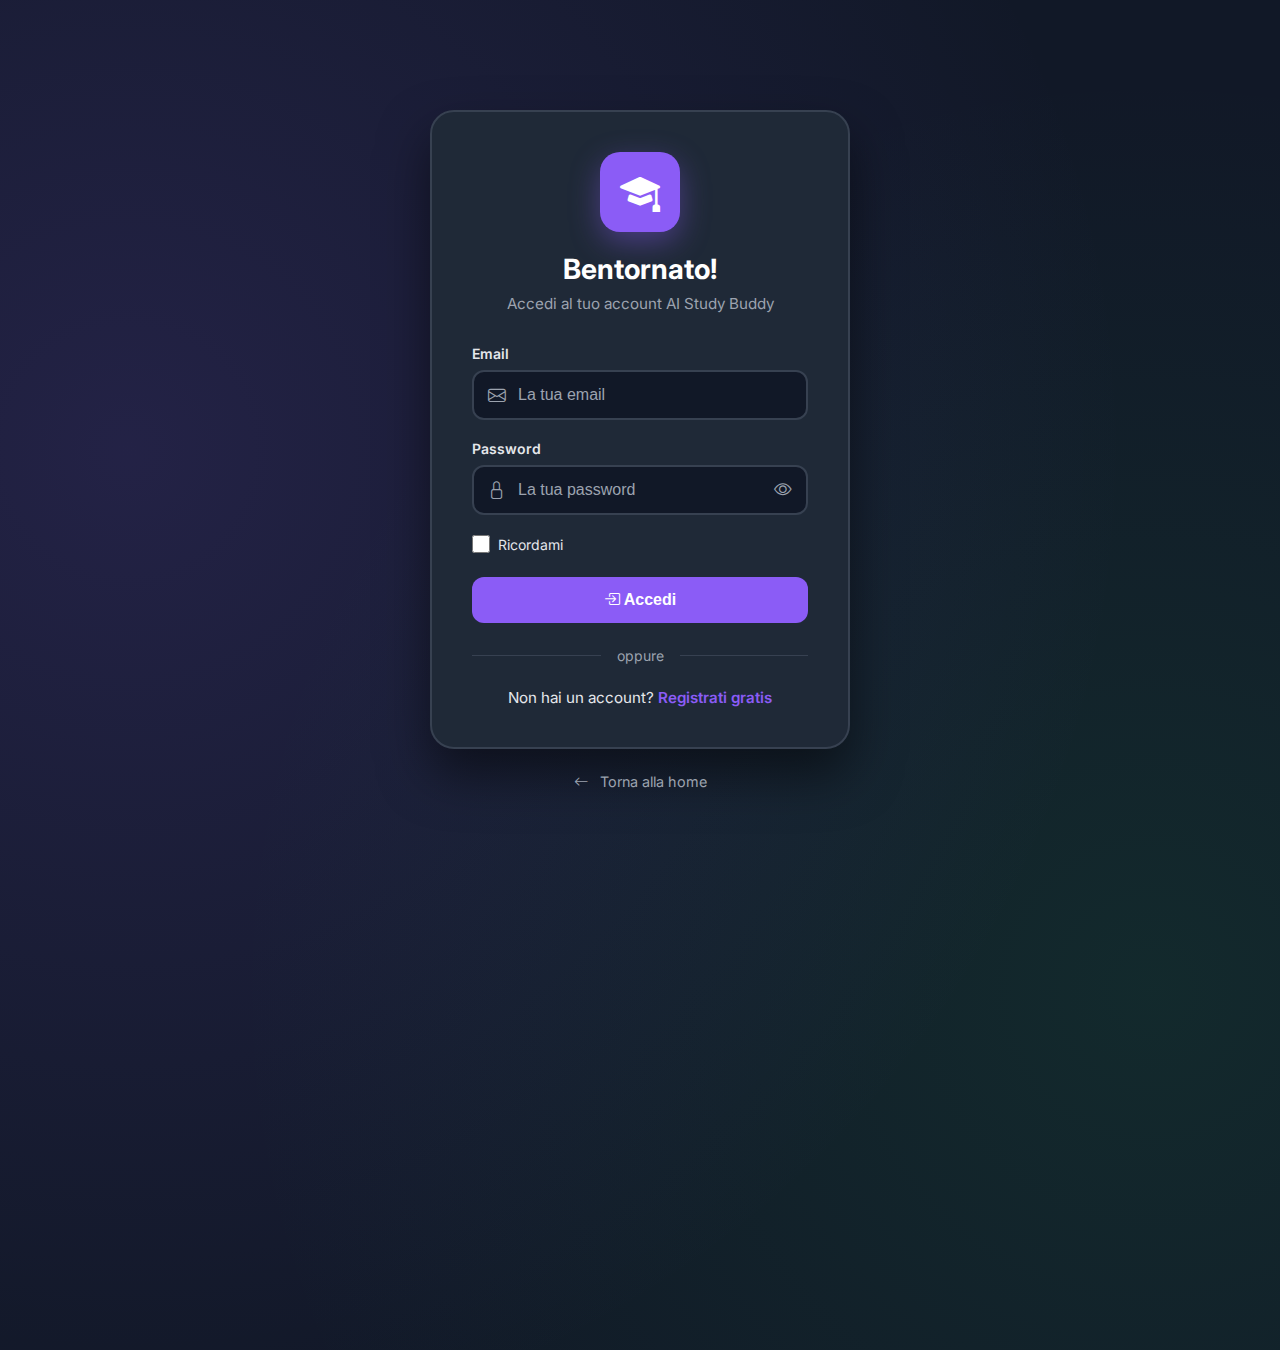
<file: src/main/resources/static/login.html>
<!DOCTYPE html>
<html lang="it">
<head>
    <meta charset="UTF-8">
    <meta name="viewport" content="width=device-width, initial-scale=1.0">
    <title>Accedi - AI Study Buddy</title>
    <link href="https://cdn.jsdelivr.net/npm/bootstrap-icons@1.11.1/font/bootstrap-icons.css" rel="stylesheet">
    <link href="https://fonts.googleapis.com/css2?family=Inter:wght@400;500;600;700;800&display=swap" rel="stylesheet">
    <style>
        /* STILI IDENTICI ALLA VERSIONE MIGLIORE - invariati */
        :root {
            --primary-color: #8b5cf6;
            --primary-dark: #7c3aed;
            --primary-light: #a78bfa;
            --secondary-color: #22c55e;
            --danger-color: #ef4444;
            --dark-bg: #111827;
            --dark-card: #1f2937;
            --dark-border: #374151;
            --text-primary: #ffffff;
            --text-secondary: #e5e7eb;
            --text-muted: #9ca3af;
        }
        * { margin: 0; padding: 0; box-sizing: border-box; }
        body {
            font-family: 'Inter', sans-serif;
            background: var(--dark-bg);
            min-height: 100vh;
            display: flex; align-items: center; justify-content: center;
            padding: 1rem; position: relative; overflow: hidden;
        }
        body::before {
            content: '';
            position: absolute;
            top: -50%; left: -50%;
            width: 200%; height: 200%;
            background: radial-gradient(circle at 30% 50%, rgba(139,92,246,0.15) 0%, transparent 50%),
                        radial-gradient(circle at 70% 80%, rgba(34,197,94,0.1) 0%, transparent 40%);
            animation: gradientMove 20s ease-in-out infinite;
            z-index: 0;
        }
        @keyframes gradientMove { 0%,100% { transform: translate(0,0); } 50% { transform: translate(-5%,-5%); } }
        .login-container { width: 100%; max-width: 420px; position: relative; z-index: 1; }
        .login-card {
            background: var(--dark-card);
            border: 2px solid var(--dark-border);
            border-radius: 1.5rem;
            padding: 2.5rem;
            box-shadow: 0 25px 50px rgba(0,0,0,0.5);
        }
        .login-header { text-align: center; margin-bottom: 2rem; }
        .login-logo {
            width: 80px; height: 80px;
            background: var(--primary-color);
            border-radius: 1.25rem;
            display: flex; align-items: center; justify-content: center;
            margin: 0 auto 1.25rem;
            font-size: 2.5rem; color: white;
            box-shadow: 0 10px 30px rgba(139,92,246,0.4);
        }
        .login-title { font-size: 1.75rem; font-weight: 700; color: var(--text-primary); margin-bottom: 0.5rem; }
        .login-subtitle { color: var(--text-muted); font-size: 0.95rem; }
        .form-group { margin-bottom: 1.25rem; }
        .form-label { display: block; font-weight: 600; margin-bottom: 0.5rem; color: var(--text-secondary); font-size: 0.875rem; }
        .input-wrapper { position: relative; }
        .input-icon { position: absolute; left: 1rem; top: 50%; transform: translateY(-50%); color: var(--text-muted); font-size: 1.1rem; }
        .form-control {
            width: 100%;
            padding: 0.875rem 1rem 0.875rem 2.75rem;
            background: var(--dark-bg);
            border: 2px solid var(--dark-border);
            border-radius: 0.75rem;
            color: var(--text-primary);
            font-size: 1rem;
            transition: all 0.2s ease;
        }
        .form-control:focus {
            outline: none;
            border-color: var(--primary-color);
            box-shadow: 0 0 0 3px rgba(139,92,246,0.2);
        }
        .form-control::placeholder { color: var(--text-muted); }
        .password-toggle {
            position: absolute; right: 1rem; top: 50%; transform: translateY(-50%);
            background: none; border: none; color: var(--text-muted);
            cursor: pointer; padding: 0; font-size: 1.1rem;
            transition: color 0.2s;
        }
        .password-toggle:hover { color: var(--primary-color); }
        .form-options {
            display: flex;
            justify-content: space-between;
            align-items: center;
            margin-bottom: 1.5rem;
            font-size: 0.875rem;
        }
        .form-check { display: flex; align-items: center; gap: 0.5rem; color: var(--text-secondary); cursor: pointer; }
        .form-check input { width: 18px; height: 18px; accent-color: var(--primary-color); cursor: pointer; }
        .btn {
            display: inline-flex; align-items: center; justify-content: center; gap: 0.5rem;
            padding: 0.875rem 1.5rem; border-radius: 0.75rem;
            font-weight: 600; font-size: 1rem; border: none;
            cursor: pointer; transition: all 0.3s ease; text-decoration: none; width: 100%;
        }
        .btn-primary { background: var(--primary-color); color: white; }
        .btn-primary:hover {
            background: var(--primary-dark);
            transform: translateY(-2px);
            box-shadow: 0 8px 25px rgba(139,92,246,0.4);
        }
        .btn-primary:disabled { opacity: 0.6; cursor: not-allowed; transform: none; }
        .btn-spinner { width: 20px; height: 20px; border: 2px solid rgba(255,255,255,0.3); border-top-color: white; border-radius: 50%; animation: spin 0.8s linear infinite; }
        @keyframes spin { to { transform: rotate(360deg); } }
        .divider { display: flex; align-items: center; margin: 1.5rem 0; color: var(--text-muted); font-size: 0.875rem; }
        .divider::before, .divider::after { content: ''; flex: 1; height: 1px; background: var(--dark-border); }
        .divider span { padding: 0 1rem; }
        .register-link { text-align: center; color: var(--text-secondary); font-size: 0.95rem; }
        .register-link a { color: var(--primary-color); text-decoration: none; font-weight: 600; transition: color 0.2s; }
        .register-link a:hover { color: var(--primary-light); }
        .alert {
            padding: 1rem; border-radius: 0.75rem; margin-bottom: 1.25rem;
            display: flex; align-items: center; gap: 0.75rem;
            font-size: 0.9rem; animation: slideIn 0.3s ease;
        }
        @keyframes slideIn { from { opacity: 0; transform: translateY(-10px); } to { opacity: 1; transform: translateY(0); } }
        .alert-danger { background: rgba(239,68,68,0.15); border: 1px solid rgba(239,68,68,0.3); color: #f87171; }
        .alert-success { background: rgba(34,197,94,0.15); border: 1px solid rgba(34,197,94,0.3); color: #4ade80; }
        .alert-warning { background: rgba(234,179,8,0.15); border: 1px solid rgba(234,179,8,0.3); color: #fbbf24; }
        .back-link { display: block; text-align: center; margin-top: 1.5rem; color: var(--text-muted); text-decoration: none; font-size: 0.9rem; transition: color 0.2s; }
        .back-link:hover { color: var(--primary-color); }
        .back-link i { margin-right: 0.5rem; }
        .d-none { display: none !important; }
        .d-flex { display: flex !important; }
    </style>
</head>
<body>
<div class="login-container">
    <div class="login-card">
        <div class="login-header">
            <div class="login-logo"><i class="bi bi-mortarboard-fill"></i></div>
            <h1 class="login-title">Bentornato!</h1>
            <p class="login-subtitle">Accedi al tuo account AI Study Buddy</p>
        </div>

        <div id="alertContainer"></div>

        <form id="loginForm">
            <div class="form-group">
                <label class="form-label">Email</label>
                <div class="input-wrapper">
                    <i class="bi bi-envelope input-icon"></i>
                    <input type="email" class="form-control" id="email" placeholder="La tua email" required autocomplete="email">
                </div>
            </div>

            <div class="form-group">
                <label class="form-label">Password</label>
                <div class="input-wrapper">
                    <i class="bi bi-lock input-icon"></i>
                    <input type="password" class="form-control" id="password" placeholder="La tua password" required autocomplete="current-password">
                    <button type="button" class="password-toggle" onclick="togglePassword()">
                        <i class="bi bi-eye" id="passwordToggleIcon"></i>
                    </button>
                </div>
            </div>

            <div class="form-options">
                <label class="form-check">
                    <input type="checkbox" id="rememberMe">
                    <span>Ricordami</span>
                </label>
            </div>

            <button type="submit" class="btn btn-primary" id="loginBtn">
                <span id="loginBtnText"><i class="bi bi-box-arrow-in-right"></i> Accedi</span>
                <span id="loginBtnSpinner" class="d-none" style="display: none; align-items: center; gap: 0.5rem;">
                    <span class="btn-spinner"></span> Accesso...
                </span>
            </button>
        </form>

        <div class="divider"><span>oppure</span></div>
        <p class="register-link">Non hai un account? <a href="register.html">Registrati gratis</a></p>
    </div>
    <a href="landing.html" class="back-link"><i class="bi bi-arrow-left"></i> Torna alla home</a>
</div>

<script>
    const API_BASE = '/api';

    function togglePassword() {
        const input = document.getElementById('password');
        const icon = document.getElementById('passwordToggleIcon');
        if (input.type === 'password') {
            input.type = 'text';
            icon.classList.replace('bi-eye', 'bi-eye-slash');
        } else {
            input.type = 'password';
            icon.classList.replace('bi-eye-slash', 'bi-eye');
        }
    }

    function showAlert(message, type = 'error') {
        const container = document.getElementById('alertContainer');
        const alertClass = { error: 'alert-danger', success: 'alert-success', warning: 'alert-warning' }[type] || 'alert-warning';
        const icon = { error: 'bi-exclamation-circle', success: 'bi-check-circle', warning: 'bi-exclamation-triangle' }[type] || 'bi-info-circle';
        container.innerHTML = `<div class="alert ${alertClass}"><i class="bi ${icon}"></i><span>${message}</span></div>`;
        setTimeout(() => { const alert = container.querySelector('.alert'); if (alert) { alert.style.opacity = '0'; setTimeout(() => container.innerHTML = '', 300); } }, 5000);
    }

    function setLoading(loading) {
        const btn = document.getElementById('loginBtn');
        const btnText = document.getElementById('loginBtnText');
        const btnSpinner = document.getElementById('loginBtnSpinner');
        btn.disabled = loading;
        btnText.style.display = loading ? 'none' : 'flex';
        btnSpinner.style.display = loading ? 'flex' : 'none';
    }

    function isTokenExpired(token) {
        if (!token) return true;
        try {
            const payload = JSON.parse(atob(token.split('.')[1].replace(/-/g, '+').replace(/_/g, '/')));
            return Date.now() >= payload.exp * 1000;
        } catch (e) { return true; }
    }

    document.addEventListener('DOMContentLoaded', function() {
        const authMessage = sessionStorage.getItem('authMessage');
        if (authMessage) { sessionStorage.removeItem('authMessage'); showAlert(authMessage, 'warning'); }

        const token = localStorage.getItem('token');
        if (token && !isTokenExpired(token)) window.location.href = 'dashboard.html';
    });

    // ==================== LOGIN UNIFICATO ====================
    document.getElementById('loginForm').addEventListener('submit', async function(e) {
        e.preventDefault();

        const email = document.getElementById('email').value.trim();
        const password = document.getElementById('password').value;
        if (!email || !password) { showAlert('Inserisci email e password', 'error'); return; }

        setLoading(true);

        try {
            const response = await fetch(`${API_BASE}/auth/login`, {
                method: 'POST',
                headers: { 'Content-Type': 'application/json' },
                body: JSON.stringify({ email, password })
            });

            const data = await response.json();

            if (response.ok && data.token) {
                localStorage.setItem('token', data.token);

                // ⭐ SALVA TUTTI I DATI UTENTE (con educationLevel E preferredLanguage)
                const userData = {
                    id: data.userId,
                    firstName: data.firstName,
                    lastName: data.lastName,
                    email: data.email,
                    educationLevel: data.educationLevel,
                    preferredLanguage: data.preferredLanguage || 'it',
                    totalXp: data.totalXp || 0,
                    level: data.level || 1,
                    streakDays: data.streakDays || 0
                };
                localStorage.setItem('user', JSON.stringify(userData));

                showAlert('Login riuscito! Reindirizzamento...', 'success');
                setTimeout(() => window.location.href = 'dashboard.html', 800);
            } else {
                showAlert(data.message || data.error || 'Credenziali non valide', 'error');
            }
        } catch (error) {
            console.error('Errore login:', error);
            showAlert('Errore di connessione. Riprova.', 'error');
        } finally {
            setLoading(false);
        }
    });
</script>
</body>
</html>
</file>
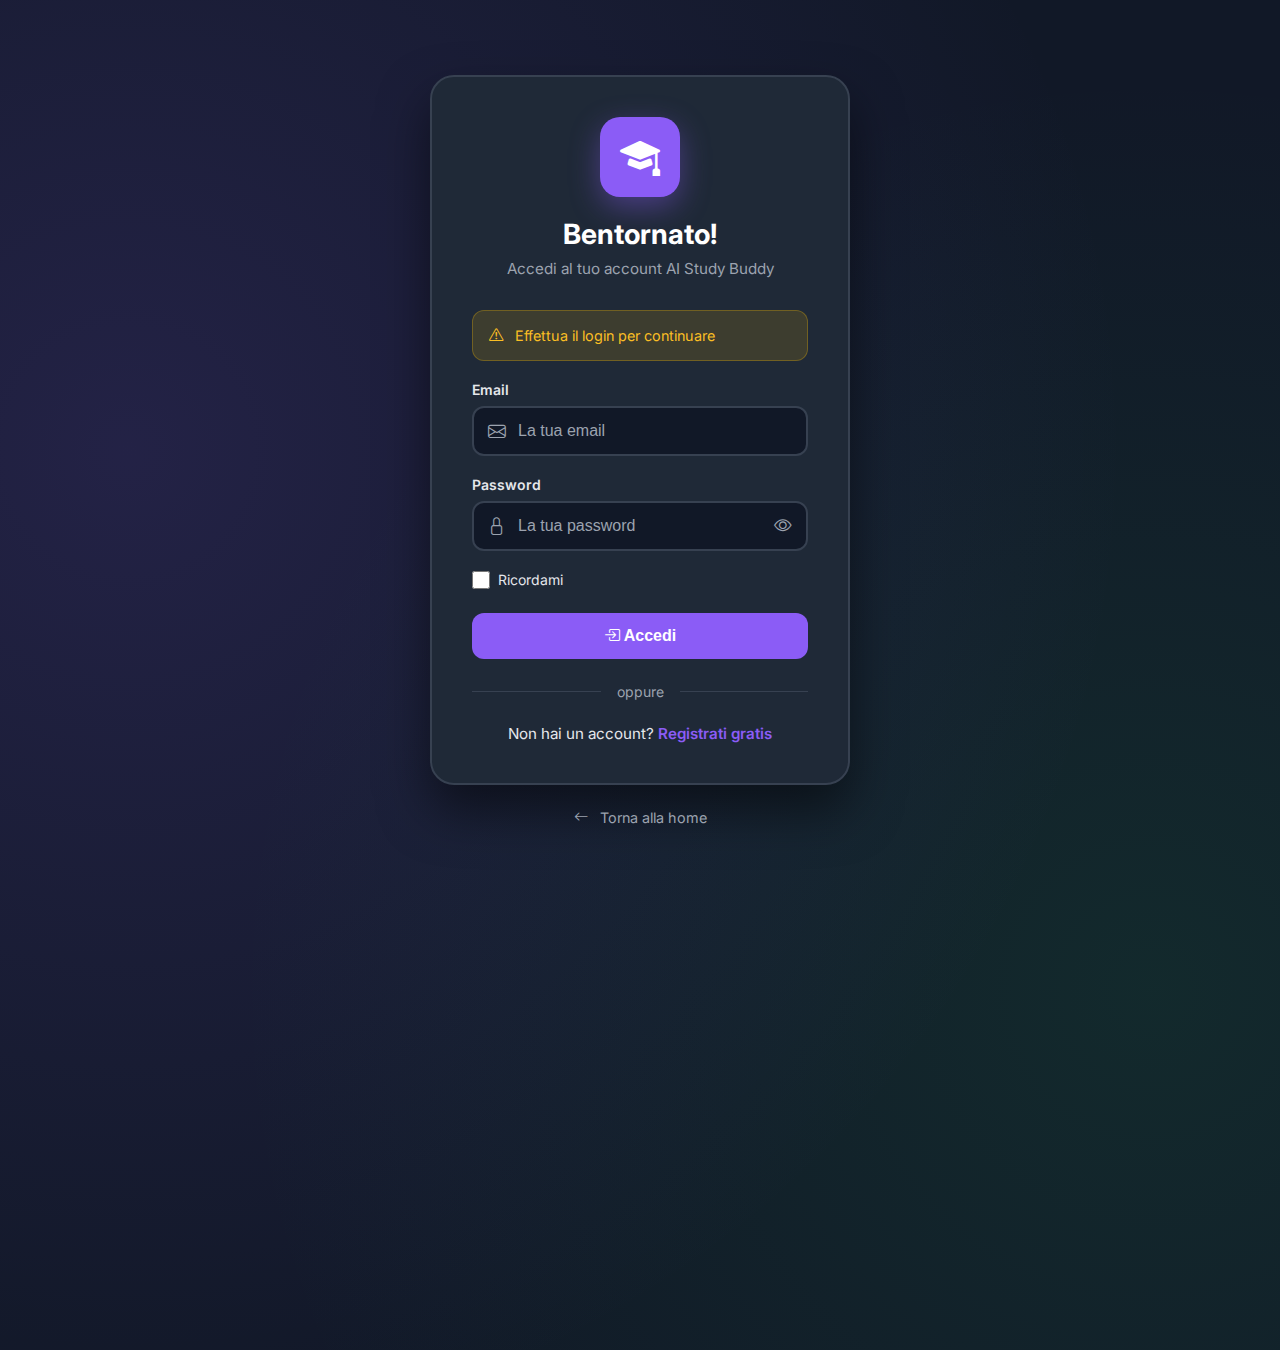
<file: src/main/resources/static/profile.html>
<!DOCTYPE html>
<html lang="it">
<head>
    <meta charset="UTF-8">
    <meta name="viewport" content="width=device-width, initial-scale=1.0">
    <title>Profilo - AI Study Buddy</title>
    <link href="https://cdn.jsdelivr.net/npm/bootstrap-icons@1.11.1/font/bootstrap-icons.css" rel="stylesheet">
    <link href="css/style.css" rel="stylesheet">
    <style>
        /* Fix sidebar scroll */
        .sidebar {
            overflow-y: auto;
        }

        .profile-header {
            background: var(--gradient-primary);
            border-radius: 1rem;
            padding: 2rem;
            margin-bottom: 2rem;
            display: flex;
            align-items: center;
            gap: 2rem;
            flex-wrap: wrap;
            position: relative;
            overflow: hidden;
        }
        .profile-header::before {
            content: '';
            position: absolute;
            top: -50%;
            right: -20%;
            width: 300px;
            height: 300px;
            background: radial-gradient(circle, rgba(255,255,255,0.1) 0%, transparent 70%);
            pointer-events: none;
        }
        .avatar-large {
            width: 100px;
            height: 100px;
            border-radius: 50%;
            background: #ffffff;
            display: flex;
            align-items: center;
            justify-content: center;
            font-size: 2.5rem;
            color: var(--primary-color);
            font-weight: 700;
            flex-shrink: 0;
            border: 4px solid rgba(255,255,255,0.3);
            position: relative;
        }
        .level-badge-large {
            position: absolute;
            bottom: -5px;
            right: -5px;
            width: 36px;
            height: 36px;
            border-radius: 50%;
            background: var(--accent-color);
            color: #1f2937;
            display: flex;
            align-items: center;
            justify-content: center;
            font-weight: 700;
            font-size: 0.85rem;
            border: 3px solid #ffffff;
        }
        .profile-info { flex: 1; min-width: 200px; }
        .profile-name { font-size: 1.75rem; font-weight: 700; color: #ffffff; margin-bottom: 0.25rem; }
        .profile-email { color: rgba(255,255,255,0.8); margin-bottom: 0.75rem; }
        .profile-meta { display: flex; gap: 1.5rem; flex-wrap: wrap; font-size: 0.9rem; color: rgba(255,255,255,0.9); }
        .profile-meta i { margin-right: 0.4rem; }
        .profile-xp { text-align: center; padding: 1rem 2rem; background: rgba(255,255,255,0.15); border-radius: 1rem; }
        .profile-xp-value { font-size: 2.5rem; font-weight: 700; color: #ffffff; line-height: 1; }
        .profile-xp-label { color: rgba(255,255,255,0.8); font-size: 0.85rem; }

        .xp-progress-card {
            background: var(--dark-card);
            border: 1px solid var(--dark-border);
            border-radius: 1rem;
            padding: 1.5rem;
            margin-bottom: 2rem;
        }
        .xp-progress-header { display: flex; justify-content: space-between; align-items: center; margin-bottom: 0.75rem; }
        .xp-level { font-weight: 700; color: var(--primary-color); }
        .xp-values { color: var(--text-muted); font-size: 0.875rem; }
        .xp-bar { height: 12px; background: var(--dark-border); border-radius: 6px; overflow: hidden; }
        .xp-fill { height: 100%; background: var(--gradient-primary); border-radius: 6px; transition: width 1s ease; }
        .xp-remaining { text-align: center; margin-top: 0.75rem; color: var(--text-muted); font-size: 0.85rem; }

        .stats-grid { display: grid; grid-template-columns: repeat(auto-fit, minmax(150px, 1fr)); gap: 1rem; margin-bottom: 2rem; }
        .stat-card-profile {
            background: var(--dark-card);
            border: 1px solid var(--dark-border);
            border-radius: 1rem;
            padding: 1.25rem;
            text-align: center;
            transition: all 0.3s ease;
        }
        .stat-card-profile:hover { border-color: var(--primary-color); transform: translateY(-4px); }
        .stat-card-profile .stat-icon {
            width: 50px; height: 50px; border-radius: 12px;
            display: flex; align-items: center; justify-content: center;
            font-size: 1.25rem; margin: 0 auto 0.75rem; color: #ffffff;
        }
        .stat-card-profile .stat-icon.purple { background: var(--primary-color); }
        .stat-card-profile .stat-icon.red { background: #dc2626; }
        .stat-card-profile .stat-icon.blue { background: #3b82f6; }
        .stat-card-profile .stat-icon.green { background: #16a34a; }
        .stat-card-profile .stat-icon.yellow { background: #ca8a04; }
        .stat-card-profile .stat-icon.pink { background: #db2777; }
        .stat-card-profile .stat-value { font-size: 1.75rem; font-weight: 700; color: #ffffff; line-height: 1; }
        .stat-card-profile .stat-label { color: var(--text-muted); font-size: 0.8rem; margin-top: 0.25rem; }

        .section-header { display: flex; justify-content: space-between; align-items: center; margin-bottom: 1.25rem; flex-wrap: wrap; gap: 1rem; }
        .section-title { font-size: 1.15rem; font-weight: 700; color: #ffffff; display: flex; align-items: center; gap: 0.5rem; }
        .section-title i { color: var(--primary-color); }
        .section-subtitle { color: var(--text-muted); font-size: 0.85rem; margin-top: 0.25rem; }

        /* Settings Card */
        .settings-card {
            background: var(--dark-card);
            border: 1px solid var(--dark-border);
            border-radius: 1rem;
            padding: 1.5rem;
            margin-bottom: 2rem;
        }
        .settings-card .settings-row {
            display: flex;
            align-items: center;
            justify-content: space-between;
            gap: 1.5rem;
            flex-wrap: wrap;
        }
        .settings-card .settings-info {
            flex: 1;
            min-width: 200px;
        }
        .settings-card .settings-info h3 {
            font-size: 1rem;
            font-weight: 600;
            color: #ffffff;
            margin-bottom: 0.25rem;
            display: flex;
            align-items: center;
            gap: 0.5rem;
        }
        .settings-card .settings-info p {
            font-size: 0.85rem;
            color: var(--text-muted);
            margin: 0;
        }
        .settings-card .settings-control {
            display: flex;
            align-items: center;
            gap: 1rem;
        }
        .language-select-wrapper {
            display: flex;
            align-items: center;
            gap: 0.5rem;
            background: var(--dark-bg);
            border: 1px solid var(--dark-border);
            border-radius: 0.5rem;
            padding: 0.5rem 0.75rem;
        }
        .language-select-wrapper .flag {
            font-size: 1.5rem;
        }
        .language-select-wrapper select {
            background: transparent;
            border: none;
            color: #ffffff;
            font-size: 0.9rem;
            padding-right: 1.5rem;
            cursor: pointer;
        }
        .language-select-wrapper select:focus {
            outline: none;
        }
        .settings-message {
            margin-top: 1rem;
            padding: 0.75rem 1rem;
            border-radius: 0.5rem;
            font-size: 0.875rem;
            display: none;
        }
        .settings-message.success {
            background: rgba(16, 185, 129, 0.15);
            color: #34d399;
            border: 1px solid rgba(16, 185, 129, 0.3);
        }
        .settings-message.error {
            background: rgba(239, 68, 68, 0.15);
            color: #f87171;
            border: 1px solid rgba(239, 68, 68, 0.3);
        }

        /* Recommendations */
        .recommendations-card {
            background: var(--dark-card);
            border: 1px solid var(--dark-border);
            border-radius: 1rem;
            overflow: hidden;
            margin-bottom: 2rem;
        }
        .recommendations-header {
            padding: 1.25rem 1.5rem;
            border-bottom: 1px solid var(--dark-border);
            display: flex;
            justify-content: space-between;
            align-items: center;
        }
        .recommendations-body {
            padding: 1rem 1.5rem;
            max-height: 400px;
            overflow-y: auto;
        }
        .recommendation-item {
            display: flex;
            align-items: center;
            gap: 1rem;
            padding: 1rem 0;
            border-bottom: 1px solid var(--dark-border);
            transition: all 0.2s ease;
        }
        .recommendation-item:last-child { border-bottom: none; }
        .recommendation-item:hover { padding-left: 0.5rem; }
        .recommendation-icon {
            width: 44px;
            height: 44px;
            border-radius: 0.75rem;
            display: flex;
            align-items: center;
            justify-content: center;
            font-size: 1.25rem;
            flex-shrink: 0;
        }
        .recommendation-icon.streak { background: rgba(239, 68, 68, 0.2); color: #f87171; }
        .recommendation-icon.weakness { background: rgba(245, 158, 11, 0.2); color: #fbbf24; }
        .recommendation-icon.review { background: rgba(59, 130, 246, 0.2); color: #60a5fa; }
        .recommendation-icon.quiz { background: rgba(139, 92, 246, 0.2); color: #a78bfa; }
        .recommendation-icon.flashcard { background: rgba(16, 185, 129, 0.2); color: #34d399; }
        .recommendation-icon.goal { background: rgba(236, 72, 153, 0.2); color: #f472b6; }
        .recommendation-icon.new { background: rgba(6, 182, 212, 0.2); color: #22d3ee; }
        .recommendation-info { flex: 1; min-width: 0; }
        .recommendation-title {
            font-weight: 600;
            color: #ffffff;
            margin-bottom: 0.25rem;
            white-space: nowrap;
            overflow: hidden;
            text-overflow: ellipsis;
        }
        .recommendation-desc {
            font-size: 0.8rem;
            color: var(--text-muted);
        }
        .recommendation-dismiss {
            width: 32px;
            height: 32px;
            border-radius: 50%;
            background: rgba(16, 185, 129, 0.15);
            border: none;
            color: #34d399;
            display: flex;
            align-items: center;
            justify-content: center;
            cursor: pointer;
            transition: all 0.2s ease;
            flex-shrink: 0;
        }
        .recommendation-dismiss:hover {
            background: #10b981;
            color: #ffffff;
        }
        .empty-recommendations {
            text-align: center;
            padding: 2rem;
            color: var(--text-muted);
        }
        .empty-recommendations i {
            font-size: 2.5rem;
            opacity: 0.4;
            margin-bottom: 0.75rem;
            display: block;
        }

        /* Badges */
        .badges-grid { display: grid; grid-template-columns: repeat(auto-fill, minmax(160px, 1fr)); gap: 1rem; }
        .badge-card {
            background: var(--dark-card);
            border: 1px solid var(--dark-border);
            border-radius: 1rem;
            padding: 1.25rem;
            text-align: center;
            transition: all 0.3s ease;
            position: relative;
        }
        .badge-card:hover { transform: translateY(-4px); border-color: var(--primary-color); }
        .badge-card.unlocked { border-color: #10b981; }
        .badge-card.unlocked::after {
            content: '';
            position: absolute;
            top: 0;
            left: 0;
            right: 0;
            height: 3px;
            background: linear-gradient(90deg, #10b981, #34d399);
            border-radius: 1rem 1rem 0 0;
        }
        .badge-card.locked { opacity: 0.5; }
        .badge-icon-container {
            width: 60px; height: 60px; border-radius: 50%;
            margin: 0 auto 0.75rem;
            display: flex; align-items: center; justify-content: center;
            font-size: 1.5rem; color: #ffffff;
        }
        .badge-name { font-weight: 700; font-size: 0.85rem; color: #ffffff; margin-bottom: 0.25rem; }
        .badge-description { font-size: 0.7rem; color: var(--text-muted); margin-bottom: 0.5rem; line-height: 1.4; }
        .badge-progress { margin-top: 0.5rem; }
        .badge-progress-bar { height: 4px; background: var(--dark-border); border-radius: 2px; overflow: hidden; }
        .badge-progress-fill { height: 100%; background: var(--primary-color); border-radius: 2px; }
        .badge-progress-text { font-size: 0.65rem; color: var(--text-muted); margin-top: 0.25rem; }

        .streak-fire { animation: fire-flicker 0.5s ease infinite alternate; }
        @keyframes fire-flicker { from { transform: scale(1); } to { transform: scale(1.1); } }

        /* Fix scroll */
        html, body {
            height: 100%;
            overflow-x: hidden;
        }
        .main-content {
            min-height: 100vh;
            padding-bottom: 3rem;
        }

        @media (max-width: 768px) {
            .profile-header { flex-direction: column; text-align: center; }
            .profile-meta { justify-content: center; }
            .profile-xp { width: 100%; }
            .badges-grid { grid-template-columns: repeat(2, 1fr); }
            .settings-card .settings-row { flex-direction: column; align-items: stretch; }
            .settings-card .settings-control { justify-content: stretch; }
            .settings-card .settings-control .btn { flex: 1; }
        }
    </style>
</head>
<body>
<main class="main-content">
    <div id="alertContainer"></div>

    <!-- Profile Header -->
    <div class="profile-header">
        <div class="avatar-large" id="profileAvatar">
            <span id="profileInitials">...</span>
            <div class="level-badge-large" id="levelBadge">1</div>
        </div>
        <div class="profile-info">
            <h1 class="profile-name" id="profileName">...</h1>
            <p class="profile-email" id="profileEmail">...</p>
            <div class="profile-meta">
                <span><i class="bi bi-calendar3"></i> Membro da <span id="memberSince">-</span></span>
                <span><i class="bi bi-fire streak-fire"></i> Streak: <strong id="currentStreak">0</strong> giorni</span>
            </div>
        </div>
        <div class="profile-xp">
            <div class="profile-xp-value" id="totalXp">0</div>
            <div class="profile-xp-label">XP Totali</div>
        </div>
    </div>

    <!-- XP Progress -->
    <div class="xp-progress-card">
        <div class="xp-progress-header">
            <span class="xp-level"><i class="bi bi-star-fill"></i> Livello <span id="currentLevel">1</span></span>
            <span class="xp-values"><span id="currentXpInLevel">0</span> / <span id="xpForNextLevel">100</span> XP</span>
        </div>
        <div class="xp-bar">
            <div class="xp-fill" id="xpProgressBar" style="width: 0%"></div>
        </div>
        <div class="xp-remaining">
            <i class="bi bi-lightning-charge"></i> <span id="xpToNextLevel">100</span> XP per il prossimo livello
        </div>
    </div>

    <!-- Stats Grid -->
    <div class="stats-grid">
        <div class="stat-card-profile">
            <div class="stat-icon purple"><i class="bi bi-lightning-charge-fill"></i></div>
            <div class="stat-value" id="weeklyXp">0</div>
            <div class="stat-label">XP Settimana</div>
        </div>
        <div class="stat-card-profile">
            <div class="stat-icon red"><i class="bi bi-fire"></i></div>
            <div class="stat-value" id="longestStreak">0</div>
            <div class="stat-label">Streak Record</div>
        </div>
        <div class="stat-card-profile">
            <div class="stat-icon blue"><i class="bi bi-lightbulb-fill"></i></div>
            <div class="stat-value" id="explanationsCount">0</div>
            <div class="stat-label">Spiegazioni</div>
        </div>
        <div class="stat-card-profile">
            <div class="stat-icon green"><i class="bi bi-patch-check-fill"></i></div>
            <div class="stat-value" id="quizzesCompleted">0</div>
            <div class="stat-label">Quiz</div>
        </div>
        <div class="stat-card-profile">
            <div class="stat-icon yellow"><i class="bi bi-stack"></i></div>
            <div class="stat-value" id="flashcardsStudied">0</div>
            <div class="stat-label">Flashcards</div>
        </div>
        <div class="stat-card-profile">
            <div class="stat-icon pink"><i class="bi bi-clock-fill"></i></div>
            <div class="stat-value" id="studyHours">0</div>
            <div class="stat-label">Ore Studio</div>
        </div>
    </div>

    <!-- Language Settings -->
    <div class="settings-card">
        <div class="settings-row">
            <div class="settings-info">
                <h3><i class="bi bi-translate"></i> Lingua Preferita</h3>
                <p>Scegli la lingua per spiegazioni, quiz e flashcards generati dall'AI</p>
            </div>
            <div class="settings-control">
                <div class="language-select-wrapper">
                    <span class="flag" id="currentLanguageFlag">🇮🇹</span>
                    <select id="languageSelect">
                        <option value="it">Italiano</option>
                        <option value="en">English</option>
                        <option value="es">Espanol</option>
                        <option value="fr">Francais</option>
                        <option value="de">Deutsch</option>
                        <option value="pt">Portugues</option>
                        <option value="ru">Russkij</option>
                    </select>
                </div>
                <button class="btn btn-primary" onclick="saveLanguage()" id="saveLanguageBtn">
                    <i class="bi bi-check-lg"></i> Salva
                </button>
            </div>
        </div>
        <div class="settings-message" id="languageMessage"></div>
    </div>

    <!-- Recommendations Section -->
    <div class="recommendations-card">
        <div class="recommendations-header">
            <div>
                <div class="section-title" style="margin-bottom: 0;"><i class="bi bi-lightbulb"></i> Raccomandazioni</div>
                <small style="color: var(--text-muted);">Suggerimenti personalizzati</small>
            </div>
            <button class="btn btn-outline btn-sm" onclick="refreshRecommendations(this)">
                <i class="bi bi-arrow-clockwise"></i>
            </button>
        </div>
        <div class="recommendations-body" id="recommendationsContainer">
            <div class="empty-recommendations">
                <i class="bi bi-hourglass-split"></i>
                <p>Caricamento...</p>
            </div>
        </div>
    </div>

    <!-- Badges Section -->
    <div class="section-header">
        <div>
            <div class="section-title"><i class="bi bi-award"></i> Badge e Traguardi</div>
            <p class="section-subtitle"><span id="unlockedCount">0</span> sbloccati su <span id="totalCount">0</span></p>
        </div>
    </div>
    <div class="badges-grid" id="badgesContainer"></div>
</main>

<script src="js/app.js"></script>
<script src="js/layout.js"></script>
<script src="js/focus-manager.js"></script>
<script>
    let allBadges = [];
    const languageFlags = { 'it': '🇮🇹', 'en': '🇺🇸', 'es': '🇪🇸', 'fr': '🇫🇷', 'de': '🇩🇪', 'pt': '🇵🇹', 'ru': '🇷🇺' };

    document.addEventListener('DOMContentLoaded', function() {
        initLayout({
            pageTitle: '',
            activePage: 'profile',
            showTopbar: false
        });

        loadProfile();
        loadStats();
        loadBadges();
        loadCurrentLanguage();

        // Genera e carica raccomandazioni automaticamente
        generateAndLoadRecommendations();
    });

    // ==================== PROFILE ====================
    async function loadProfile() {
        const user = JSON.parse(localStorage.getItem('user') || '{}');

        if (user && (user.firstName || user.lastName || user.email)) {
            const fullName = getUserDisplayName(user);
            const initials = getUserInitials(user);

            document.getElementById('profileName').textContent = fullName;
            document.getElementById('profileEmail').textContent = user.email || '';
            document.getElementById('profileInitials').textContent = initials;
        } else {
            document.getElementById('profileName').textContent = 'Utente';
            document.getElementById('profileEmail').textContent = '';
            document.getElementById('profileInitials').textContent = 'U';
        }

        // Carica data registrazione dal backend
        try {
            const response = await apiFetch('/auth/me');
            if (response.ok) {
                const userData = await response.json();
                if (userData.createdAt) {
                    const date = new Date(userData.createdAt);
                    const options = { day: 'numeric', month: 'long', year: 'numeric' };
                    document.getElementById('memberSince').textContent = date.toLocaleDateString('it-IT', options);
                } else {
                    document.getElementById('memberSince').textContent = '-';
                }
            }
        } catch (error) {
            console.log('Impossibile caricare data registrazione');
            document.getElementById('memberSince').textContent = '-';
        }
    }

    // ==================== STATS ====================
    async function loadStats() {
        try {
            const response = await apiFetch('/gamification/stats');
            if (response.ok) {
                const stats = await response.json();

                document.getElementById('totalXp').textContent = (stats.totalXp || 0).toLocaleString();
                document.getElementById('weeklyXp').textContent = (stats.weeklyXp || 0).toLocaleString();
                document.getElementById('currentLevel').textContent = stats.level || 1;
                document.getElementById('levelBadge').textContent = stats.level || 1;

                const xpInLevel = stats.xpInCurrentLevel || 0;
                const xpNeeded = stats.xpForNextLevel || 100;
                const progress = Math.min((xpInLevel / xpNeeded) * 100, 100);

                document.getElementById('xpProgressBar').style.width = `${progress}%`;
                document.getElementById('currentXpInLevel').textContent = xpInLevel;
                document.getElementById('xpForNextLevel').textContent = xpNeeded;
                document.getElementById('xpToNextLevel').textContent = Math.max(0, xpNeeded - xpInLevel);

                document.getElementById('currentStreak').textContent = stats.currentStreak || 0;
                document.getElementById('longestStreak').textContent = stats.longestStreak || 0;
                document.getElementById('explanationsCount').textContent = stats.explanationsRequested || 0;
                document.getElementById('quizzesCompleted').textContent = stats.quizzesCompleted || 0;
                document.getElementById('flashcardsStudied').textContent = stats.flashcardsStudied || 0;

                const hours = Math.floor((stats.totalStudyTimeMinutes || 0) / 60);
                document.getElementById('studyHours').textContent = hours;
            }
        } catch (error) {
            console.error('Errore caricamento statistiche:', error);
        }
    }

    // ==================== LANGUAGE ====================
    function loadCurrentLanguage() {
        const user = JSON.parse(localStorage.getItem('user') || '{}');
        const currentLang = user.preferredLanguage || 'it';

        const selectEl = document.getElementById('languageSelect');
        if (selectEl) {
            selectEl.value = currentLang;
            updateLanguageFlag(currentLang);

            selectEl.addEventListener('change', function() {
                updateLanguageFlag(this.value);
            });
        }
    }

    function updateLanguageFlag(lang) {
        const flagEl = document.getElementById('currentLanguageFlag');
        if (flagEl) flagEl.textContent = languageFlags[lang] || '🌐';
    }

    async function saveLanguage() {
        const selectEl = document.getElementById('languageSelect');
        const newLanguage = selectEl.value;
        const btn = document.getElementById('saveLanguageBtn');

        if (!newLanguage) {
            showLanguageMessage('Seleziona una lingua', 'error');
            return;
        }

        btn.disabled = true;
        btn.innerHTML = '<span class="loading-spinner" style="width:14px;height:14px;"></span>';

        try {
            const response = await apiFetch('/auth/update-language', {
                method: 'PUT',
                body: JSON.stringify({ preferredLanguage: newLanguage })
            });

            const data = await response.json();

            if (response.ok && data.success) {
                const langName = selectEl.options[selectEl.selectedIndex].text;
                showLanguageMessage(`Lingua aggiornata: ${langName}`, 'success');

                const user = JSON.parse(localStorage.getItem('user') || '{}');
                user.preferredLanguage = newLanguage;
                localStorage.setItem('user', JSON.stringify(user));
            } else {
                showLanguageMessage(data.message || 'Errore nel salvataggio', 'error');
            }
        } catch (error) {
            console.error('Errore salvataggio lingua:', error);
            showLanguageMessage('Errore di connessione', 'error');
        } finally {
            btn.disabled = false;
            btn.innerHTML = '<i class="bi bi-check-lg"></i> Salva';
        }
    }

    function showLanguageMessage(message, type) {
        const messageEl = document.getElementById('languageMessage');
        if (!messageEl) return;
        messageEl.className = `settings-message ${type}`;
        messageEl.textContent = message;
        messageEl.style.display = 'block';
        setTimeout(() => messageEl.style.display = 'none', 4000);
    }

    // ==================== RECOMMENDATIONS ====================
    async function generateAndLoadRecommendations() {
        try {
            // Prima genera nuove raccomandazioni
            await apiFetch('/recommendations/generate', { method: 'POST' });
        } catch (e) {
            console.log('Generazione raccomandazioni fallita, carico esistenti');
        }
        // Poi carica tutte le attive
        await loadRecommendations();
    }

    async function loadRecommendations() {
        try {
            const response = await apiFetch('/recommendations');
            if (response.ok) {
                const recs = await response.json();
                renderRecommendations(recs);
            }
        } catch (error) {
            renderRecommendations([]);
        }
    }

    async function refreshRecommendations(btn) {
        if (btn) {
            btn.disabled = true;
            btn.innerHTML = '<span class="loading-spinner" style="width:14px;height:14px;"></span>';
        }

        await generateAndLoadRecommendations();

        if (btn) {
            btn.disabled = false;
            btn.innerHTML = '<i class="bi bi-arrow-clockwise"></i>';
        }
    }

    function renderRecommendations(recommendations) {
        const container = document.getElementById('recommendationsContainer');

        if (!recommendations || recommendations.length === 0) {
            container.innerHTML = `
                <div class="empty-recommendations">
                    <i class="bi bi-check-circle"></i>
                    <p><strong>Ottimo lavoro!</strong></p>
                    <small>Nessuna raccomandazione attiva</small>
                </div>
            `;
            return;
        }

        container.innerHTML = recommendations.map(rec => `
            <div class="recommendation-item" id="rec-${rec.id}">
                <div class="recommendation-icon ${getRecIconClass(rec.type)}">
                    <i class="bi ${getRecIcon(rec.type)}"></i>
                </div>
                <div class="recommendation-info">
                    <div class="recommendation-title">${escapeHtml(rec.title)}</div>
                    <div class="recommendation-desc">${escapeHtml(rec.description)}</div>
                </div>
                <button class="recommendation-dismiss" onclick="dismissRecommendation('${rec.id}')" title="Completato">
                    <i class="bi bi-check-lg"></i>
                </button>
            </div>
        `).join('');
    }

    function getRecIcon(type) {
        const icons = {
            'STREAK_REMINDER': 'bi-fire',
            'WEAKNESS_FOCUS': 'bi-bullseye',
            'REVIEW_TOPIC': 'bi-arrow-repeat',
            'RETRY_QUIZ': 'bi-patch-question',
            'STUDY_FLASHCARDS': 'bi-stack',
            'DAILY_GOAL': 'bi-calendar-check',
            'NEW_TOPIC': 'bi-plus-circle'
        };
        return icons[type] || 'bi-lightbulb';
    }

    function getRecIconClass(type) {
        const classes = {
            'STREAK_REMINDER': 'streak',
            'WEAKNESS_FOCUS': 'weakness',
            'REVIEW_TOPIC': 'review',
            'RETRY_QUIZ': 'quiz',
            'STUDY_FLASHCARDS': 'flashcard',
            'DAILY_GOAL': 'goal',
            'NEW_TOPIC': 'new'
        };
        return classes[type] || 'goal';
    }

    async function dismissRecommendation(id) {
        // Animazione fade out
        const item = document.getElementById(`rec-${id}`);
        if (item) {
            item.style.transition = 'all 0.3s ease';
            item.style.opacity = '0';
            item.style.transform = 'translateX(20px)';
        }

        try {
            await apiFetch(`/recommendations/${id}/dismiss`, { method: 'POST' });

            setTimeout(() => {
                loadRecommendations();
            }, 300);
        } catch (e) {
            if (item) {
                item.style.opacity = '1';
                item.style.transform = 'translateX(0)';
            }
        }
    }

    function escapeHtml(text) {
        const div = document.createElement('div');
        div.textContent = text;
        return div.innerHTML;
    }

    // ==================== BADGES ====================
    async function loadBadges() {
        try {
            const response = await apiFetch('/gamification/badges');
            if (response.ok) {
                allBadges = await response.json();
                renderBadges();
                const unlocked = allBadges.filter(b => b.unlocked).length;
                document.getElementById('unlockedCount').textContent = unlocked;
                document.getElementById('totalCount').textContent = allBadges.length;
            }
        } catch (error) {
            console.error('Errore caricamento badge:', error);
            document.getElementById('badgesContainer').innerHTML = `
                <div style="grid-column: 1 / -1; text-align: center; padding: 2rem; color: var(--text-muted);">
                    <i class="bi bi-award" style="font-size: 2.5rem; opacity: 0.4; display: block; margin-bottom: 0.5rem;"></i>
                    <p>Completa attivita per sbloccare badge!</p>
                </div>
            `;
        }
    }

    function renderBadges() {
        const container = document.getElementById('badgesContainer');

        if (allBadges.length === 0) {
            container.innerHTML = `
                <div style="grid-column: 1 / -1; text-align: center; padding: 2rem; color: var(--text-muted);">
                    <i class="bi bi-award" style="font-size: 2.5rem; opacity: 0.4; display: block; margin-bottom: 0.5rem;"></i>
                    <p>Nessun badge disponibile</p>
                </div>
            `;
            return;
        }

        // Ordina: prima sbloccati, poi per progresso
        const sorted = [...allBadges].sort((a, b) => {
            if (a.unlocked && !b.unlocked) return -1;
            if (!a.unlocked && b.unlocked) return 1;
            return (b.progress || 0) - (a.progress || 0);
        });

        container.innerHTML = sorted.map(badge => `
            <div class="badge-card ${badge.unlocked ? 'unlocked' : 'locked'}">
                <div class="badge-icon-container" style="background: ${badge.unlocked ? badge.color || '#6366F1' : 'var(--dark-border)'}">
                    ${badge.unlocked ? `<i class="bi ${badge.icon || 'bi-award'}"></i>` : '<i class="bi bi-lock"></i>'}
                </div>
                <div class="badge-name">${escapeHtml(badge.name)}</div>
                <div class="badge-description">${escapeHtml(badge.description)}</div>
                ${!badge.unlocked ? `
                    <div class="badge-progress">
                        <div class="badge-progress-bar">
                            <div class="badge-progress-fill" style="width: ${badge.progress || 0}%"></div>
                        </div>
                        <div class="badge-progress-text">${Math.round(badge.progress || 0)}%</div>
                    </div>
                ` : ''}
            </div>
        `).join('');
    }
</script>
</body>
</html>
</file>
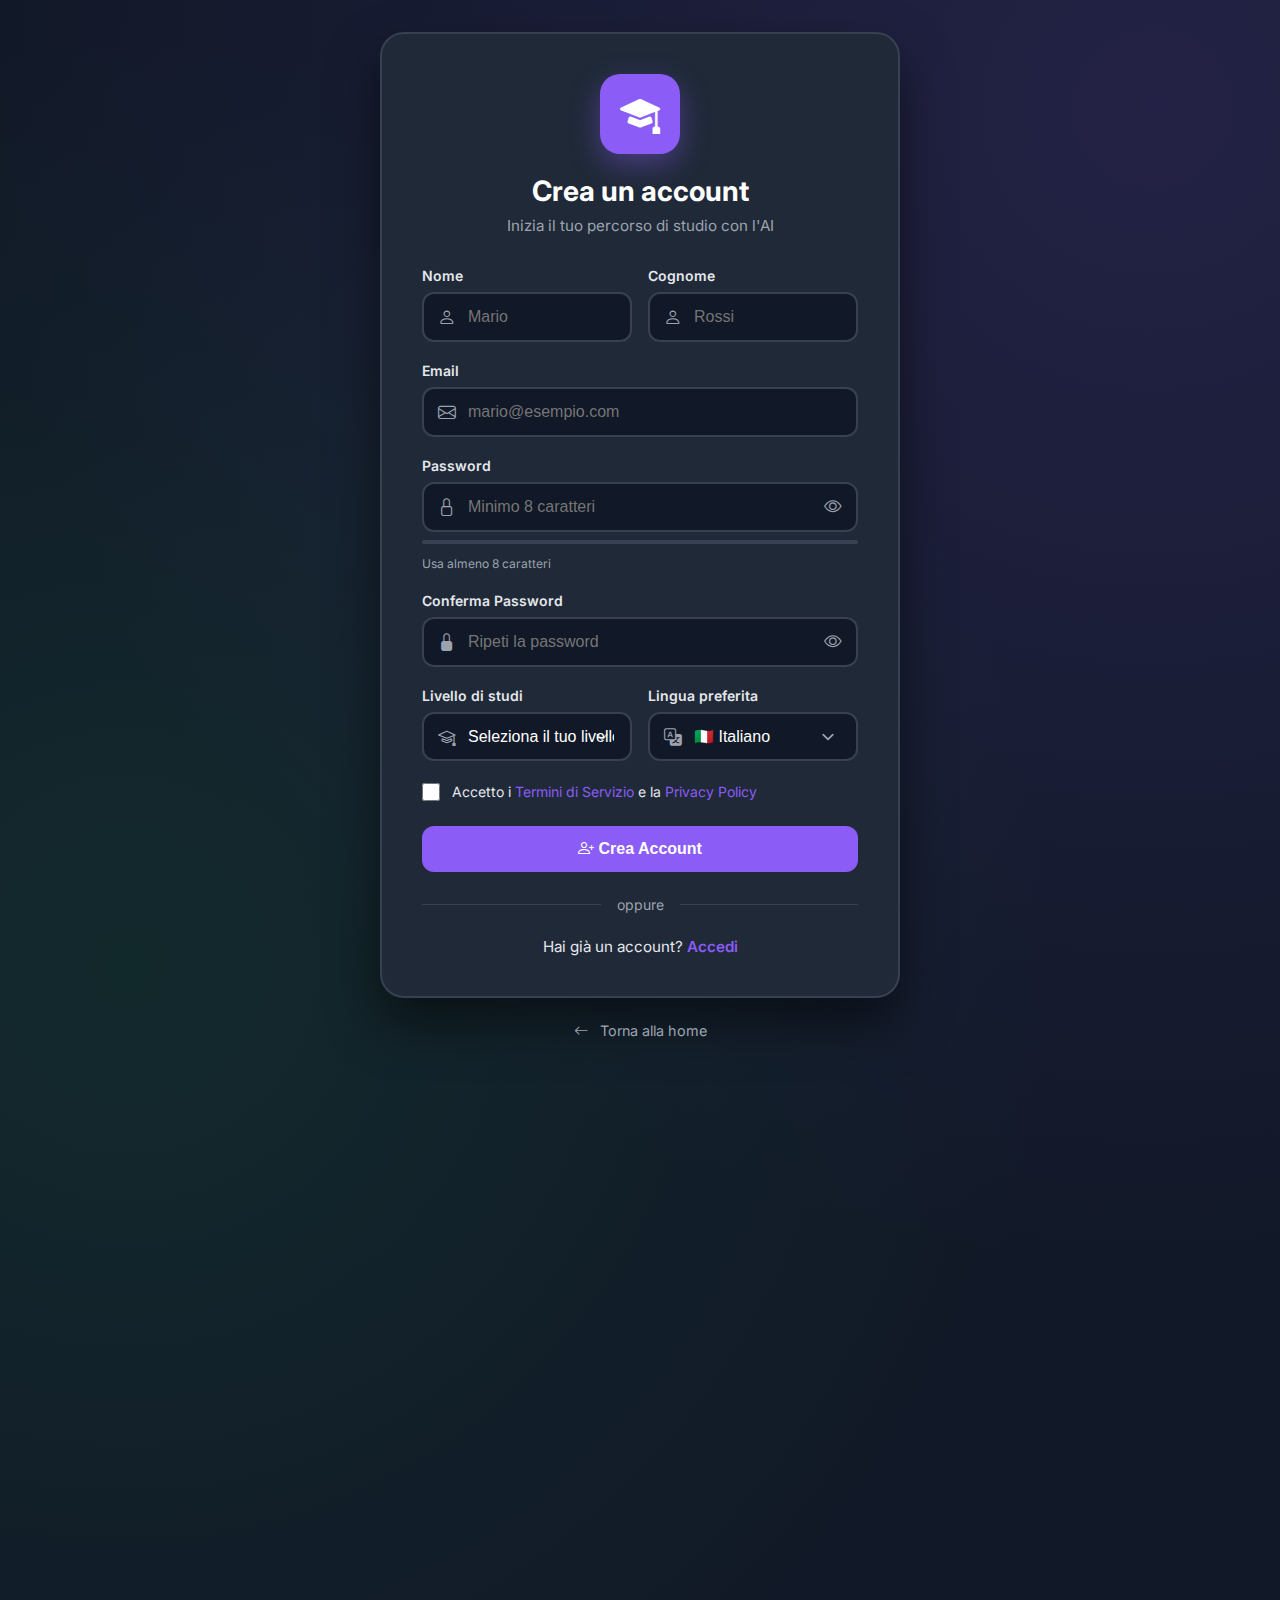
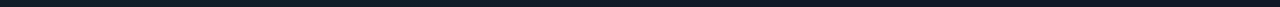
<file: src/main/resources/static/register.html>
<!DOCTYPE html>
<html lang="it">
<head>
    <meta charset="UTF-8">
    <meta name="viewport" content="width=device-width, initial-scale=1.0">
    <title>Registrati - AI Study Buddy</title>
    <link href="https://cdn.jsdelivr.net/npm/bootstrap-icons@1.11.1/font/bootstrap-icons.css" rel="stylesheet">
    <link href="https://fonts.googleapis.com/css2?family=Inter:wght@400;500;600;700;800&display=swap" rel="stylesheet">
    <style>
        /* STILI IDENTICI ALLA VERSIONE MIGLIORE - già presenti */
        :root {
            --primary-color: #8b5cf6;
            --primary-dark: #7c3aed;
            --primary-light: #a78bfa;
            --secondary-color: #22c55e;
            --danger-color: #ef4444;
            --warning-color: #eab308;
            --dark-bg: #111827;
            --dark-card: #1f2937;
            --dark-border: #374151;
            --text-primary: #ffffff;
            --text-secondary: #e5e7eb;
            --text-muted: #9ca3af;
        }

        * { margin: 0; padding: 0; box-sizing: border-box; }
        body {
            font-family: 'Inter', sans-serif;
            background: var(--dark-bg);
            min-height: 100vh;
            display: flex;
            align-items: center;
            justify-content: center;
            padding: 2rem 1rem;
            position: relative;
            overflow-x: hidden;
        }
        body::before {
            content: '';
            position: absolute;
            top: -50%;
            left: -50%;
            width: 200%;
            height: 200%;
            background: radial-gradient(circle at 70% 30%, rgba(139, 92, 246, 0.15) 0%, transparent 50%),
                        radial-gradient(circle at 30% 70%, rgba(34, 197, 94, 0.1) 0%, transparent 40%);
            animation: gradientMove 20s ease-in-out infinite;
            z-index: 0;
        }
        @keyframes gradientMove { 0%,100% { transform: translate(0,0); } 50% { transform: translate(-5%,-5%); } }
        .register-container { width: 100%; max-width: 520px; position: relative; z-index: 1; }
        .register-card {
            background: var(--dark-card);
            border: 2px solid var(--dark-border);
            border-radius: 1.5rem;
            padding: 2.5rem;
            box-shadow: 0 25px 50px rgba(0,0,0,0.5);
        }
        .register-header { text-align: center; margin-bottom: 2rem; }
        .register-logo {
            width: 80px; height: 80px;
            background: var(--primary-color);
            border-radius: 1.25rem;
            display: flex; align-items: center; justify-content: center;
            margin: 0 auto 1.25rem;
            font-size: 2.5rem; color: white;
            box-shadow: 0 10px 30px rgba(139,92,246,0.4);
        }
        .register-title { font-size: 1.75rem; font-weight: 700; color: var(--text-primary); margin-bottom: 0.5rem; }
        .register-subtitle { color: var(--text-muted); font-size: 0.95rem; }
        .form-row { display: grid; grid-template-columns: 1fr 1fr; gap: 1rem; }
        .form-group { margin-bottom: 1.25rem; }
        .form-label { display: block; font-weight: 600; margin-bottom: 0.5rem; color: var(--text-secondary); font-size: 0.875rem; }
        .input-wrapper { position: relative; }
        .input-icon { position: absolute; left: 1rem; top: 50%; transform: translateY(-50%); color: var(--text-muted); font-size: 1.1rem; }
        .form-control, .form-select {
            width: 100%;
            padding: 0.875rem 1rem 0.875rem 2.75rem;
            background: var(--dark-bg);
            border: 2px solid var(--dark-border);
            border-radius: 0.75rem;
            color: var(--text-primary);
            font-size: 1rem;
            transition: all 0.2s ease;
        }
        .form-control:focus, .form-select:focus {
            outline: none;
            border-color: var(--primary-color);
            box-shadow: 0 0 0 3px rgba(139,92,246,0.2);
        }
        .form-select {
            appearance: none;
            background-image: url("data:image/svg+xml,%3csvg xmlns='http://www.w3.org/2000/svg' fill='none' viewBox='0 0 20 20'%3e%3cpath stroke='%239ca3af' stroke-linecap='round' stroke-linejoin='round' stroke-width='1.5' d='M6 8l4 4 4-4'/%3e%3c/svg%3e");
            background-position: right 1rem center;
            background-repeat: no-repeat;
            background-size: 1.5em 1.5em;
        }
        .form-select option { background: var(--dark-card); color: var(--text-primary); }
        .password-toggle {
            position: absolute; right: 1rem; top: 50%; transform: translateY(-50%);
            background: none; border: none; color: var(--text-muted);
            cursor: pointer; padding: 0; font-size: 1.1rem;
            transition: color 0.2s;
        }
        .password-toggle:hover { color: var(--primary-color); }
        .password-strength-container { margin-top: 0.5rem; }
        .password-strength-bar { height: 4px; background: var(--dark-border); border-radius: 2px; overflow: hidden; margin-bottom: 0.5rem; }
        .password-strength-fill { height: 100%; width: 0%; transition: all 0.3s ease; border-radius: 2px; }
        .strength-weak { background: var(--danger-color); width: 25%; }
        .strength-fair { background: var(--warning-color); width: 50%; }
        .strength-good { background: #3b82f6; width: 75%; }
        .strength-strong { background: var(--secondary-color); width: 100%; }
        .password-hint { font-size: 0.75rem; color: var(--text-muted); }
        .form-check { display: flex; align-items: flex-start; gap: 0.75rem; margin-bottom: 1.5rem; }
        .form-check input { width: 18px; height: 18px; accent-color: var(--primary-color); cursor: pointer; flex-shrink: 0; margin-top: 2px; }
        .form-check-label { font-size: 0.875rem; color: var(--text-secondary); line-height: 1.5; }
        .form-check-label a { color: var(--primary-color); text-decoration: none; }
        .form-check-label a:hover { text-decoration: underline; }
        .btn {
            display: inline-flex; align-items: center; justify-content: center; gap: 0.5rem;
            padding: 0.875rem 1.5rem; border-radius: 0.75rem;
            font-weight: 600; font-size: 1rem; border: none;
            cursor: pointer; transition: all 0.3s ease; text-decoration: none; width: 100%;
        }
        .btn-primary { background: var(--primary-color); color: white; }
        .btn-primary:hover {
            background: var(--primary-dark);
            transform: translateY(-2px);
            box-shadow: 0 8px 25px rgba(139,92,246,0.4);
        }
        .btn-primary:disabled { opacity: 0.6; cursor: not-allowed; transform: none; }
        .btn-spinner { width: 20px; height: 20px; border: 2px solid rgba(255,255,255,0.3); border-top-color: white; border-radius: 50%; animation: spin 0.8s linear infinite; }
        @keyframes spin { to { transform: rotate(360deg); } }
        .divider { display: flex; align-items: center; margin: 1.5rem 0; color: var(--text-muted); font-size: 0.875rem; }
        .divider::before, .divider::after { content: ''; flex: 1; height: 1px; background: var(--dark-border); }
        .divider span { padding: 0 1rem; }
        .login-link { text-align: center; color: var(--text-secondary); font-size: 0.95rem; }
        .login-link a { color: var(--primary-color); text-decoration: none; font-weight: 600; transition: color 0.2s; }
        .login-link a:hover { color: var(--primary-light); }
        .alert {
            padding: 1rem; border-radius: 0.75rem; margin-bottom: 1.25rem;
            display: flex; align-items: center; gap: 0.75rem;
            font-size: 0.9rem; animation: slideIn 0.3s ease;
        }
        @keyframes slideIn { from { opacity: 0; transform: translateY(-10px); } to { opacity: 1; transform: translateY(0); } }
        .alert-danger { background: rgba(239,68,68,0.15); border: 1px solid rgba(239,68,68,0.3); color: #f87171; }
        .alert-success { background: rgba(34,197,94,0.15); border: 1px solid rgba(34,197,94,0.3); color: #4ade80; }
        .back-link { display: block; text-align: center; margin-top: 1.5rem; color: var(--text-muted); text-decoration: none; font-size: 0.9rem; transition: color 0.2s; }
        .back-link:hover { color: var(--primary-color); }
        .back-link i { margin-right: 0.5rem; }
        @media (max-width: 500px) { .form-row { grid-template-columns: 1fr; } .register-card { padding: 1.5rem; } }
    </style>
</head>
<body>
<div class="register-container">
    <div class="register-card">
        <div class="register-header">
            <div class="register-logo"><i class="bi bi-mortarboard-fill"></i></div>
            <h1 class="register-title">Crea un account</h1>
            <p class="register-subtitle">Inizia il tuo percorso di studio con l'AI</p>
        </div>

        <div id="alertContainer"></div>

        <form id="registerForm">
            <div class="form-row">
                <div class="form-group">
                    <label class="form-label">Nome</label>
                    <div class="input-wrapper">
                        <i class="bi bi-person input-icon"></i>
                        <input type="text" class="form-control" id="firstName" placeholder="Mario" required minlength="2">
                    </div>
                </div>
                <div class="form-group">
                    <label class="form-label">Cognome</label>
                    <div class="input-wrapper">
                        <i class="bi bi-person input-icon"></i>
                        <input type="text" class="form-control" id="lastName" placeholder="Rossi" required minlength="2">
                    </div>
                </div>
            </div>

            <div class="form-group">
                <label class="form-label">Email</label>
                <div class="input-wrapper">
                    <i class="bi bi-envelope input-icon"></i>
                    <input type="email" class="form-control" id="email" placeholder="mario@esempio.com" required>
                </div>
            </div>

            <!-- ========== PASSWORD ========== -->
            <div class="form-group">
                <label class="form-label">Password</label>
                <div class="input-wrapper">
                    <i class="bi bi-lock input-icon"></i>
                    <input type="password" class="form-control" id="password" placeholder="Minimo 8 caratteri" required minlength="8" oninput="checkPasswordStrength()">
                    <button type="button" class="password-toggle" onclick="togglePassword('password', 'toggleIcon1')">
                        <i class="bi bi-eye" id="toggleIcon1"></i>
                    </button>
                </div>
                <div class="password-strength-container">
                    <div class="password-strength-bar"><div class="password-strength-fill" id="passwordStrengthFill"></div></div>
                    <span class="password-hint" id="passwordHint">Usa almeno 8 caratteri</span>
                </div>
            </div>

            <div class="form-group">
                <label class="form-label">Conferma Password</label>
                <div class="input-wrapper">
                    <i class="bi bi-lock-fill input-icon"></i>
                    <input type="password" class="form-control" id="confirmPassword" placeholder="Ripeti la password" required>
                    <button type="button" class="password-toggle" onclick="togglePassword('confirmPassword', 'toggleIcon2')">
                        <i class="bi bi-eye" id="toggleIcon2"></i>
                    </button>
                </div>
            </div>

            <!-- ========== CAMPI UNIFICATI: Livello + Lingua ========== -->
            <div class="form-row">
                <div class="form-group">
                    <label class="form-label">Livello di studi</label>
                    <div class="input-wrapper">
                        <i class="bi bi-mortarboard input-icon"></i>
                        <select class="form-select" id="educationLevel" required>
                            <option value="" disabled selected>Seleziona il tuo livello</option>
                            <option value="MIDDLE_SCHOOL">Scuola Media</option>
                            <option value="HIGH_SCHOOL">Scuola Superiore</option>
                            <option value="UNIVERSITY">Università</option>
                            <option value="OTHER">Altro</option>
                        </select>
                    </div>
                </div>

                <div class="form-group">
                    <label class="form-label">Lingua preferita</label>
                    <div class="input-wrapper">
                        <i class="bi bi-translate input-icon"></i>
                        <select class="form-select" id="preferredLanguage">
                            <option value="it" selected>🇮🇹 Italiano</option>
                            <option value="en">🇺🇸 English</option>
                            <option value="es">🇪🇸 Español</option>
                            <option value="fr">🇫🇷 Français</option>
                            <option value="de">🇩🇪 Deutsch</option>
                            <option value="pt">🇵🇹 Português</option>
                            <option value="ru">🇷🇺 Русский</option>
                        </select>
                    </div>
                </div>
            </div>

            <div class="form-check">
                <input type="checkbox" id="terms" required>
                <label class="form-check-label" for="terms">
                    Accetto i <a href="#">Termini di Servizio</a> e la <a href="#">Privacy Policy</a>
                </label>
            </div>

            <button type="submit" class="btn btn-primary" id="submitBtn">
                <span id="btnText"><i class="bi bi-person-plus"></i> Crea Account</span>
                <span id="btnSpinner" style="display: none; align-items: center; gap: 0.5rem;">
                    <span class="btn-spinner"></span> Registrazione...
                </span>
            </button>
        </form>

        <div class="divider"><span>oppure</span></div>
        <p class="login-link">Hai già un account? <a href="login.html">Accedi</a></p>
    </div>
    <a href="landing.html" class="back-link"><i class="bi bi-arrow-left"></i> Torna alla home</a>
</div>

<script>
    // ==================== UTILITY ====================
    function togglePassword(inputId, iconId) {
        const input = document.getElementById(inputId);
        const icon = document.getElementById(iconId);
        if (input.type === 'password') {
            input.type = 'text';
            icon.classList.replace('bi-eye', 'bi-eye-slash');
        } else {
            input.type = 'password';
            icon.classList.replace('bi-eye-slash', 'bi-eye');
        }
    }

    function checkPasswordStrength() {
        const password = document.getElementById('password').value;
        const strengthFill = document.getElementById('passwordStrengthFill');
        const hint = document.getElementById('passwordHint');

        let strength = 0;
        if (password.length >= 8) strength++;
        if (password.match(/[a-z]+/)) strength++;
        if (password.match(/[A-Z]+/)) strength++;
        if (password.match(/[0-9]+/)) strength++;
        if (password.match(/[!@#$%^&*]+/)) strength++;

        strengthFill.className = 'password-strength-fill';

        if (password.length === 0) {
            hint.textContent = 'Usa almeno 8 caratteri';
            return;
        }

        if (strength <= 1) { strengthFill.classList.add('strength-weak'); hint.textContent = 'Password debole'; }
        else if (strength === 2) { strengthFill.classList.add('strength-fair'); hint.textContent = 'Password discreta'; }
        else if (strength === 3 || strength === 4) { strengthFill.classList.add('strength-good'); hint.textContent = 'Password buona'; }
        else { strengthFill.classList.add('strength-strong'); hint.textContent = 'Password ottima!'; }
    }

    function showAlert(message, type) {
        const container = document.getElementById('alertContainer');
        const alertClass = type === 'success' ? 'alert-success' : 'alert-danger';
        const icon = type === 'success' ? 'bi-check-circle' : 'bi-exclamation-circle';
        container.innerHTML = `<div class="alert ${alertClass}"><i class="bi ${icon}"></i><span>${message}</span></div>`;
        if (type !== 'success') {
            setTimeout(() => { const alert = container.querySelector('.alert'); if (alert) { alert.style.opacity = '0'; setTimeout(() => container.innerHTML = '', 300); } }, 5000);
        }
    }

    function setLoading(loading) {
        const btn = document.getElementById('submitBtn');
        const btnText = document.getElementById('btnText');
        const btnSpinner = document.getElementById('btnSpinner');
        btn.disabled = loading;
        btnText.style.display = loading ? 'none' : 'flex';
        btnSpinner.style.display = loading ? 'flex' : 'none';
    }

    // ==================== REGISTRAZIONE UNIFICATA ====================
    document.getElementById('registerForm').addEventListener('submit', async function(e) {
        e.preventDefault();

        const password = document.getElementById('password').value;
        const confirmPassword = document.getElementById('confirmPassword').value;

        if (password !== confirmPassword) { showAlert('Le password non corrispondono', 'error'); return; }
        if (password.length < 8) { showAlert('La password deve avere almeno 8 caratteri', 'error'); return; }

        const educationLevel = document.getElementById('educationLevel').value;
        if (!educationLevel) { showAlert('Seleziona il tuo livello di studi', 'error'); return; }

        setLoading(true);

        // ⭐ DATI UNIFICATI: educationLevel + preferredLanguage
        const data = {
            firstName: document.getElementById('firstName').value.trim(),
            lastName: document.getElementById('lastName').value.trim(),
            email: document.getElementById('email').value.trim(),
            password: password,
            educationLevel: educationLevel,
            preferredLanguage: document.getElementById('preferredLanguage').value
        };

        try {
            const response = await fetch('/api/auth/register', { method: 'POST', headers: { 'Content-Type': 'application/json' }, body: JSON.stringify(data) });
            const result = await response.json();

            if (result.success) {
                showAlert('Registrazione completata! Reindirizzamento...', 'success');
                setTimeout(() => window.location.href = 'login.html', 1500);
            } else {
                showAlert(result.message || 'Errore durante la registrazione', 'error');
            }
        } catch (error) {
            console.error('Errore:', error);
            showAlert('Errore di connessione al server', 'error');
        } finally {
            setLoading(false);
        }
    });

    // Redirect se già loggato
    document.addEventListener('DOMContentLoaded', function() {
        const token = localStorage.getItem('token');
        if (token) {
            try {
                const payload = JSON.parse(atob(token.split('.')[1]));
                if (Date.now() < payload.exp * 1000) window.location.href = 'dashboard.html';
            } catch (e) { localStorage.removeItem('token'); }
        }
    });
</script>
</body>
</html>
</file>
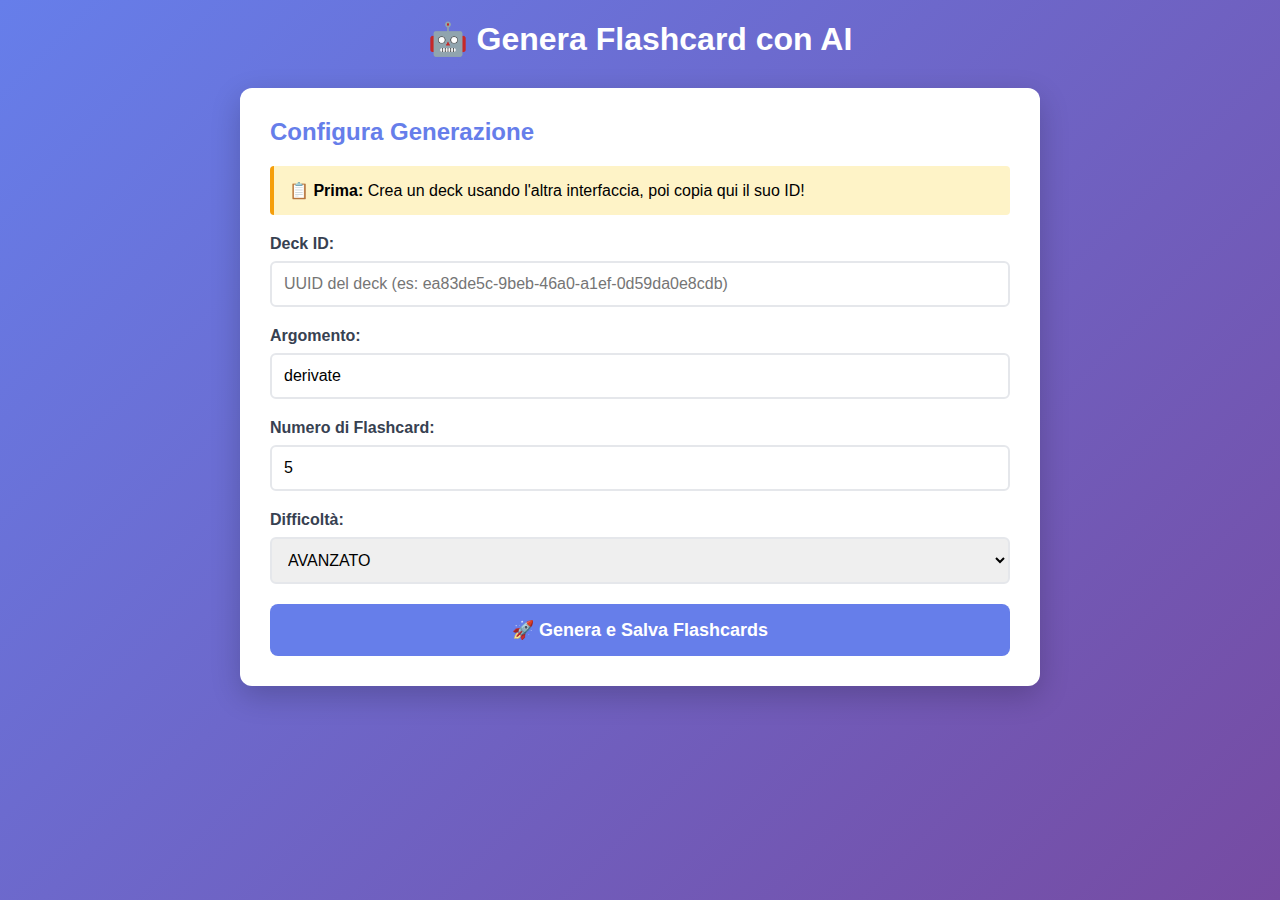
<file: src/main/resources/static/test-ai.html>
<!DOCTYPE html>
<html lang="it">
<head>
    <meta charset="UTF-8">
    <meta name="viewport" content="width=device-width, initial-scale=1.0">
    <title>Genera Flashcard con AI</title>
    <style>
        * {
            margin: 0;
            padding: 0;
            box-sizing: border-box;
        }

        body {
            font-family: -apple-system, BlinkMacSystemFont, 'Segoe UI', Roboto, sans-serif;
            background: linear-gradient(135deg, #667eea 0%, #764ba2 100%);
            min-height: 100vh;
            padding: 20px;
        }

        .container {
            max-width: 800px;
            margin: 0 auto;
        }

        h1 {
            color: white;
            text-align: center;
            margin-bottom: 30px;
            font-size: 2rem;
        }

        .card {
            background: white;
            border-radius: 12px;
            padding: 30px;
            box-shadow: 0 10px 30px rgba(0,0,0,0.2);
        }

        h2 {
            color: #667eea;
            margin-bottom: 20px;
        }

        .form-group {
            margin-bottom: 20px;
        }

        label {
            display: block;
            margin-bottom: 8px;
            color: #374151;
            font-weight: 600;
        }

        input, select {
            width: 100%;
            padding: 12px;
            border: 2px solid #e5e7eb;
            border-radius: 6px;
            font-size: 16px;
        }

        input:focus, select:focus {
            outline: none;
            border-color: #667eea;
        }

        .btn {
            background: #667eea;
            color: white;
            border: none;
            padding: 15px 30px;
            border-radius: 8px;
            cursor: pointer;
            font-size: 18px;
            font-weight: 600;
            width: 100%;
            transition: all 0.3s;
        }

        .btn:hover {
            background: #5568d3;
            transform: translateY(-2px);
        }

        .btn:disabled {
            background: #9ca3af;
            cursor: not-allowed;
            transform: none;
        }

        .output {
            margin-top: 20px;
            padding: 20px;
            background: #f8f9fa;
            border-radius: 8px;
            border: 1px solid #dee2e6;
            max-height: 500px;
            overflow-y: auto;
            display: none;
        }

        .output.show {
            display: block;
        }

        .output.success {
            background: #d1fae5;
            border-color: #6ee7b7;
        }

        .output.error {
            background: #fee2e2;
            border-color: #fca5a5;
        }

        .flashcard {
            background: white;
            padding: 15px;
            margin: 10px 0;
            border-radius: 8px;
            border-left: 4px solid #667eea;
        }

        .flashcard-front {
            font-weight: 600;
            color: #1f2937;
            margin-bottom: 8px;
        }

        .flashcard-back {
            color: #6b7280;
        }

        .loading {
            text-align: center;
            padding: 20px;
            color: #667eea;
            font-weight: 600;
        }

        .spinner {
            border: 3px solid #f3f4f6;
            border-top: 3px solid #667eea;
            border-radius: 50%;
            width: 40px;
            height: 40px;
            animation: spin 1s linear infinite;
            margin: 20px auto;
        }

        @keyframes spin {
            0% { transform: rotate(0deg); }
            100% { transform: rotate(360deg); }
        }

        .note {
            background: #fef3c7;
            border-left: 4px solid #f59e0b;
            padding: 15px;
            margin: 20px 0;
            border-radius: 4px;
        }
    </style>
</head>
<body>
    <div class="container">
        <h1>🤖 Genera Flashcard con AI</h1>

        <div class="card">
            <h2>Configura Generazione</h2>

            <div class="note">
                <strong>📋 Prima:</strong> Crea un deck usando l'altra interfaccia, poi copia qui il suo ID!
            </div>

            <div class="form-group">
                <label>Deck ID:</label>
                <input type="text" id="deckId" placeholder="UUID del deck (es: ea83de5c-9beb-46a0-a1ef-0d59da0e8cdb)">
            </div>

            <div class="form-group">
                <label>Argomento:</label>
                <input type="text" id="topic" value="derivate" placeholder="es: derivate, integrali, photosynthesis">
            </div>

            <div class="form-group">
                <label>Numero di Flashcard:</label>
                <input type="number" id="numberOfCards" value="5" min="1" max="20">
            </div>

            <div class="form-group">
                <label>Difficoltà:</label>
                <select id="difficulty">
                    <option value="PRINCIPIANTE">PRINCIPIANTE</option>
                    <option value="AVANZATO" selected>AVANZATO</option>
                    <option value="INTERMEDIO">"INTERMEDIO"</option>
                </select>
            </div>

            <button class="btn" id="generateBtn" onclick="generateFlashcards()">
                🚀 Genera e Salva Flashcards
            </button>

            <div id="output" class="output"></div>
        </div>
    </div>

    <script>
        async function generateFlashcards() {
            const deckId = document.getElementById('deckId').value.trim();
            const topic = document.getElementById('topic').value.trim();
            const numberOfCards = document.getElementById('numberOfCards').value;
            const difficulty = document.getElementById('difficulty').value;
            const output = document.getElementById('output');
            const btn = document.getElementById('generateBtn');

            if (!deckId) {
                output.className = 'output show error';
                output.innerHTML = '❌ Inserisci un Deck ID!';
                return;
            }

            if (!topic) {
                output.className = 'output show error';
                output.innerHTML = '❌ Inserisci un argomento!';
                return;
            }

            // Mostra loading
            output.className = 'output show';
            output.innerHTML = `
                <div class="loading">
                    <div class="spinner"></div>
                    🤖 L'AI sta generando ${numberOfCards} flashcards su "${topic}"...
                    <br><br>
                    <small>Questo può richiedere 5-10 secondi</small>
                </div>
            `;
            btn.disabled = true;

            try {
                const url = `http://localhost:8080/api/ai/generate-and-save-flashcards?` +
                    `deckId=${encodeURIComponent(deckId)}` +
                    `&topic=${encodeURIComponent(topic)}` +
                    `&numberOfCards=${numberOfCards}` +
                    `&difficulty=${difficulty}`;

                const response = await fetch(url, { method: 'POST' });

                if (!response.ok) {
                    const error = await response.json();
                    throw new Error(error.message || 'Errore sconosciuto');
                }

                const result = await response.json();

                // Mostra risultato
                output.className = 'output show success';
                let html = `
                    <h3>✅ ${result.message}</h3>
                    <p><strong>Argomento:</strong> ${topic}</p>
                    <p><strong>Flashcard create:</strong> ${result.flashcards.length}</p>
                    <hr style="margin: 20px 0;">
                `;

                result.flashcards.forEach((card, i) => {
                    html += `
                        <div class="flashcard">
                            <div class="flashcard-front">
                                <strong>${i + 1}.</strong> ${card.frontContent}
                            </div>
                            <div class="flashcard-back">
                                💡 ${card.backContent}
                            </div>
                        </div>
                    `;
                });

                output.innerHTML = html;

            } catch (error) {
                output.className = 'output show error';
                output.innerHTML = `
                    <h3>❌ Errore</h3>
                    <p>${error.message}</p>
                    <hr>
                    <small>Verifica:
                    <ul style="margin-left: 20px; margin-top: 10px;">
                        <li>Che il Deck ID sia corretto</li>
                        <li>Che il server sia avviato</li>
                        <li>Che l'API key Groq sia valida</li>
                        <li>Controlla la console del server per dettagli</li>
                    </ul>
                    </small>
                `;
            } finally {
                btn.disabled = false;
            }
        }
    </script>
</body>
</html>
</file>
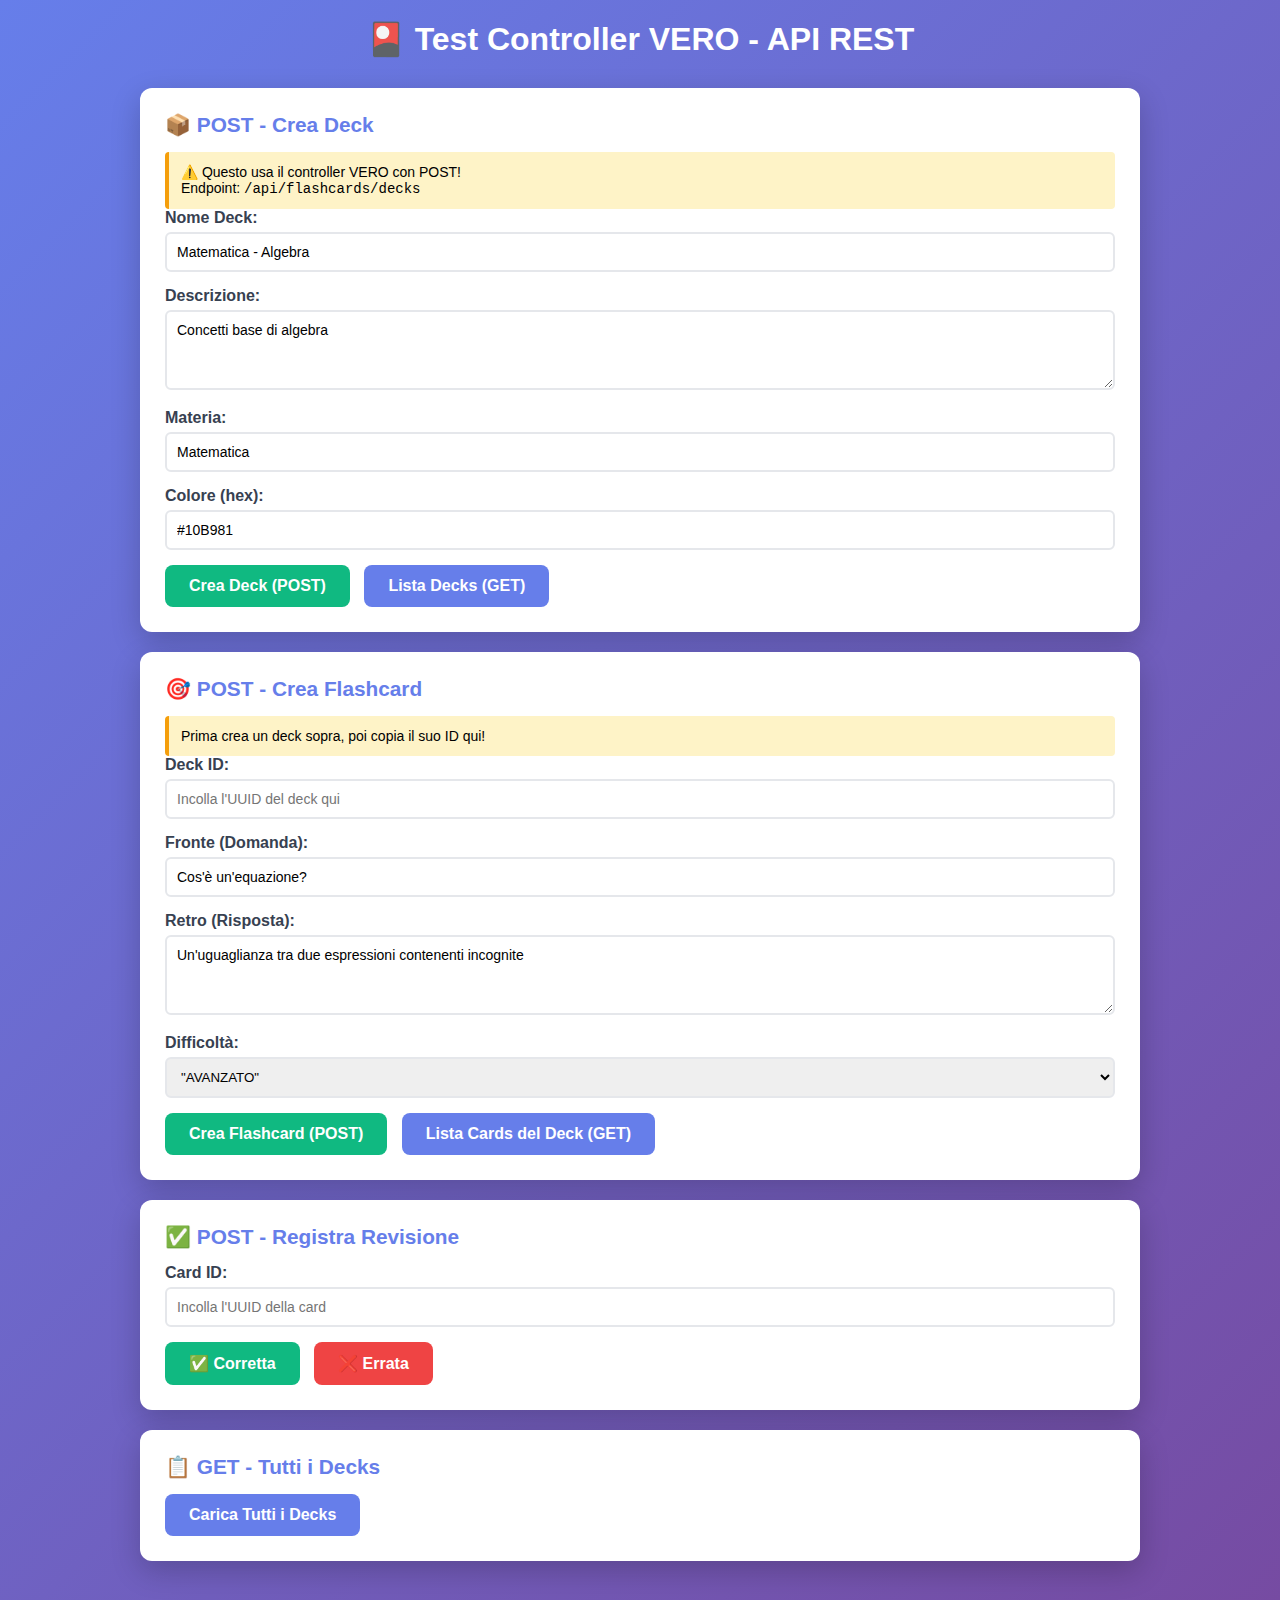
<file: src/main/resources/static/test-real-api.html>
<!DOCTYPE html>
<html lang="it">
<head>
    <meta charset="UTF-8">
    <meta name="viewport" content="width=device-width, initial-scale=1.0">
    <title>Test API Flashcards - Controller VERO</title>
    <style>
        * {
            margin: 0;
            padding: 0;
            box-sizing: border-box;
        }

        body {
            font-family: -apple-system, BlinkMacSystemFont, 'Segoe UI', Roboto, sans-serif;
            background: linear-gradient(135deg, #667eea 0%, #764ba2 100%);
            min-height: 100vh;
            padding: 20px;
        }

        .container {
            max-width: 1000px;
            margin: 0 auto;
        }

        h1 {
            color: white;
            text-align: center;
            margin-bottom: 30px;
            font-size: 2rem;
        }

        .card {
            background: white;
            border-radius: 12px;
            padding: 25px;
            margin-bottom: 20px;
            box-shadow: 0 10px 30px rgba(0,0,0,0.2);
        }

        h2 {
            color: #667eea;
            margin-bottom: 15px;
            font-size: 1.3rem;
        }

        .form-group {
            margin-bottom: 15px;
        }

        label {
            display: block;
            margin-bottom: 5px;
            color: #374151;
            font-weight: 600;
        }

        input, textarea {
            width: 100%;
            padding: 10px;
            border: 2px solid #e5e7eb;
            border-radius: 6px;
            font-size: 14px;
            font-family: inherit;
        }

        input:focus, textarea:focus {
            outline: none;
            border-color: #667eea;
        }

        textarea {
            min-height: 80px;
            resize: vertical;
        }

        .btn {
            background: #667eea;
            color: white;
            border: none;
            padding: 12px 24px;
            border-radius: 8px;
            cursor: pointer;
            font-size: 16px;
            font-weight: 600;
            transition: all 0.3s;
            margin-right: 10px;
        }

        .btn:hover {
            background: #5568d3;
            transform: translateY(-2px);
        }

        .btn-success { background: #10B981; }
        .btn-success:hover { background: #059669; }

        .output {
            background: #f8f9fa;
            border: 1px solid #dee2e6;
            border-radius: 8px;
            padding: 15px;
            margin-top: 15px;
            font-family: 'Courier New', monospace;
            font-size: 13px;
            max-height: 400px;
            overflow-y: auto;
            white-space: pre-wrap;
            display: none;
        }

        .output.show {
            display: block;
        }

        .output.error {
            background: #fee2e2;
            border-color: #fca5a5;
            color: #991b1b;
        }

        .output.success {
            background: #d1fae5;
            border-color: #6ee7b7;
            color: #065f46;
        }

        .note {
            background: #fef3c7;
            border-left: 4px solid #f59e0b;
            padding: 12px;
            margin-top: 15px;
            border-radius: 4px;
            font-size: 14px;
        }
    </style>
</head>
<body>
    <div class="container">
        <h1>🎴 Test Controller VERO - API REST</h1>

        <!-- Crea Deck -->
        <div class="card">
            <h2>📦 POST - Crea Deck</h2>
            <div class="note">
                ⚠️ Questo usa il controller VERO con POST!<br>
                Endpoint: <code>/api/flashcards/decks</code>
            </div>

            <div class="form-group">
                <label>Nome Deck:</label>
                <input type="text" id="deckName" value="Matematica - Algebra" placeholder="Nome del deck">
            </div>

            <div class="form-group">
                <label>Descrizione:</label>
                <textarea id="deckDescription" placeholder="Descrizione opzionale">Concetti base di algebra</textarea>
            </div>

            <div class="form-group">
                <label>Materia:</label>
                <input type="text" id="deckSubject" value="Matematica" placeholder="es: Matematica">
            </div>

            <div class="form-group">
                <label>Colore (hex):</label>
                <input type="text" id="deckColor" value="#10B981" placeholder="#3B82F6">
            </div>

            <button class="btn btn-success" onclick="createDeck()">Crea Deck (POST)</button>
            <button class="btn" onclick="listDecks()">Lista Decks (GET)</button>

            <div id="deck-output" class="output"></div>
        </div>

        <!-- Crea Flashcard -->
        <div class="card">
            <h2>🎯 POST - Crea Flashcard</h2>
            <div class="note">
                Prima crea un deck sopra, poi copia il suo ID qui!
            </div>

            <div class="form-group">
                <label>Deck ID:</label>
                <input type="text" id="cardDeckId" placeholder="Incolla l'UUID del deck qui">
            </div>

            <div class="form-group">
                <label>Fronte (Domanda):</label>
                <input type="text" id="cardFront" value="Cos'è un'equazione?" placeholder="Domanda">
            </div>

            <div class="form-group">
                <label>Retro (Risposta):</label>
                <textarea id="cardBack" placeholder="Risposta">Un'uguaglianza tra due espressioni contenenti incognite</textarea>
            </div>

            <div class="form-group">
                <label>Difficoltà:</label>
                <select id="cardDifficulty" style="width: 100%; padding: 10px; border: 2px solid #e5e7eb; border-radius: 6px;">
                    <option value="INTERMEDIO">"Intermedio"</option>
                    <option value="AVANZATO" selected>"AVANZATO"</option>
                    <option value="INTERMEDIO">Principiante</option>
                </select>
            </div>

            <button class="btn btn-success" onclick="createCard()">Crea Flashcard (POST)</button>
            <button class="btn" onclick="listCards()">Lista Cards del Deck (GET)</button>

            <div id="card-output" class="output"></div>
        </div>

        <!-- Registra Revisione -->
        <div class="card">
            <h2>✅ POST - Registra Revisione</h2>

            <div class="form-group">
                <label>Card ID:</label>
                <input type="text" id="reviewCardId" placeholder="Incolla l'UUID della card">
            </div>

            <button class="btn btn-success" onclick="reviewCard(true)">✅ Corretta</button>
            <button class="btn" onclick="reviewCard(false)" style="background: #ef4444;">❌ Errata</button>

            <div id="review-output" class="output"></div>
        </div>

        <!-- Lista Tutti i Decks -->
        <div class="card">
            <h2>📋 GET - Tutti i Decks</h2>
            <button class="btn" onclick="getAllDecks()">Carica Tutti i Decks</button>
            <div id="all-decks-output" class="output"></div>
        </div>
    </div>

    <script>
        const API_BASE = 'http://localhost:8080/api/flashcards';

        function showOutput(elementId, content, isError = false) {
            const element = document.getElementById(elementId);
            element.className = 'output show ' + (isError ? 'error' : 'success');
            element.textContent = content;
        }

        async function createDeck() {
            try {
                const response = await fetch(`${API_BASE}/decks`, {
                    method: 'POST',
                    headers: {
                        'Content-Type': 'application/json',
                    },
                    body: JSON.stringify({
                        name: document.getElementById('deckName').value,
                        description: document.getElementById('deckDescription').value,
                        subject: document.getElementById('deckSubject').value,
                        color: document.getElementById('deckColor').value,
                        isPublic: false
                    })
                });

                if (!response.ok) {
                    throw new Error(`HTTP ${response.status}: ${await response.text()}`);
                }

                const deck = await response.json();
                showOutput('deck-output', 
                    `✅ Deck creato con successo!\n\n` +
                    `ID: ${deck.id}\n` +
                    `Nome: ${deck.name}\n` +
                    `Materia: ${deck.subject}\n` +
                    `Colore: ${deck.color}\n\n` +
                    `📋 Copia questo ID per creare flashcards!`, 
                    false
                );

                // Auto-fill card deck ID
                document.getElementById('cardDeckId').value = deck.id;

            } catch (error) {
                showOutput('deck-output', `❌ ERRORE:\n${error.message}`, true);
            }
        }

        async function listDecks() {
            try {
                const response = await fetch(`${API_BASE}/decks`);
                const decks = await response.json();

                if (decks.length === 0) {
                    showOutput('deck-output', '📭 Nessun deck trovato.', false);
                    return;
                }

                let output = `📚 DECKS TROVATI (${decks.length}):\n\n`;
                decks.forEach((deck, i) => {
                    output += `${i + 1}. ${deck.name}\n`;
                    output += `   ID: ${deck.id}\n`;
                    output += `   Materia: ${deck.subject || 'N/A'}\n`;
                    output += `   Carte: ${deck.totalCards}\n\n`;
                });

                showOutput('deck-output', output, false);
            } catch (error) {
                showOutput('deck-output', `❌ ERRORE:\n${error.message}`, true);
            }
        }

        async function createCard() {
            const deckId = document.getElementById('cardDeckId').value.trim();
            
            if (!deckId) {
                showOutput('card-output', '⚠️ Inserisci un Deck ID!', true);
                return;
            }

            try {
                const response = await fetch(`${API_BASE}/decks/${deckId}/cards`, {
                    method: 'POST',
                    headers: {
                        'Content-Type': 'application/json',
                    },
                    body: JSON.stringify({
                        frontContent: document.getElementById('cardFront').value,
                        backContent: document.getElementById('cardBack').value,
                        difficultyLevel: document.getElementById('cardDifficulty').value,
                        tags: ["test", "matematica"]
                    })
                });

                if (!response.ok) {
                    throw new Error(`HTTP ${response.status}: ${await response.text()}`);
                }

                const card = await response.json();
                showOutput('card-output', 
                    `✅ Flashcard creata!\n\n` +
                    `ID: ${card.id}\n` +
                    `Fronte: ${card.frontContent}\n` +
                    `Retro: ${card.backContent}\n` +
                    `Difficoltà: ${card.difficultyLevel}\n\n` +
                    `📋 Copia questo ID per testarla!`,
                    false
                );

                // Auto-fill review card ID
                document.getElementById('reviewCardId').value = card.id;

            } catch (error) {
                showOutput('card-output', `❌ ERRORE:\n${error.message}`, true);
            }
        }

        async function listCards() {
            const deckId = document.getElementById('cardDeckId').value.trim();
            
            if (!deckId) {
                showOutput('card-output', '⚠️ Inserisci un Deck ID!', true);
                return;
            }

            try {
                const response = await fetch(`${API_BASE}/decks/${deckId}/cards`);
                const cards = await response.json();

                if (cards.length === 0) {
                    showOutput('card-output', '📭 Nessuna flashcard in questo deck.', false);
                    return;
                }

                let output = `🎴 FLASHCARDS (${cards.length}):\n\n`;
                cards.forEach((card, i) => {
                    output += `${i + 1}. ${card.frontContent}\n`;
                    output += `   Risposta: ${card.backContent}\n`;
                    output += `   ID: ${card.id}\n`;
                    output += `   Difficoltà: ${card.difficultyLevel}\n`;
                    output += `   Revisioni: ${card.timesReviewed} (${card.timesCorrect} corrette)\n\n`;
                });

                showOutput('card-output', output, false);
            } catch (error) {
                showOutput('card-output', `❌ ERRORE:\n${error.message}`, true);
            }
        }

        async function reviewCard(wasCorrect) {
            const cardId = document.getElementById('reviewCardId').value.trim();
            
            if (!cardId) {
                showOutput('review-output', '⚠️ Inserisci un Card ID!', true);
                return;
            }

            try {
                const response = await fetch(`${API_BASE}/${cardId}/review`, {
                    method: 'POST',
                    headers: {
                        'Content-Type': 'application/json',
                    },
                    body: JSON.stringify({
                        wasCorrect: wasCorrect
                    })
                });

                if (!response.ok) {
                    throw new Error(`HTTP ${response.status}: ${await response.text()}`);
                }

                const card = await response.json();
                const rate = card.timesReviewed > 0 
                    ? (card.timesCorrect / card.timesReviewed * 100).toFixed(1) 
                    : 0;

                showOutput('review-output', 
                    `${wasCorrect ? '✅' : '❌'} Revisione registrata!\n\n` +
                    `Card: ${card.frontContent}\n` +
                    `Revisioni totali: ${card.timesReviewed}\n` +
                    `Risposte corrette: ${card.timesCorrect}\n` +
                    `Tasso successo: ${rate}%`,
                    false
                );
            } catch (error) {
                showOutput('review-output', `❌ ERRORE:\n${error.message}`, true);
            }
        }

        async function getAllDecks() {
            try {
                const response = await fetch(`${API_BASE}/decks`);
                const decks = await response.json();

                if (decks.length === 0) {
                    showOutput('all-decks-output', '📭 Nessun deck trovato.', false);
                    return;
                }

                let output = `📚 TUTTI I DECKS (${decks.length}):\n\n`;
                decks.forEach((deck, i) => {
                    output += `${i + 1}. ${deck.name}\n`;
                    output += `   ID: ${deck.id}\n`;
                    output += `   Materia: ${deck.subject || 'N/A'}\n`;
                    output += `   Carte: ${deck.totalCards}\n`;
                    output += `   Masterizzate: ${deck.cardsMastered}\n`;
                    output += `   Creato: ${new Date(deck.createdAt).toLocaleString('it-IT')}\n\n`;
                });

                showOutput('all-decks-output', output, false);
            } catch (error) {
                showOutput('all-decks-output', `❌ ERRORE:\n${error.message}`, true);
            }
        }
    </script>
</body>
</html>
</file>
<file: src/main/resources/static/css/style.css>
/* ==================== AI STUDY BUDDY - SOLID COLORS ==================== */

:root {
    --primary-color: #8b5cf6;
    --primary-dark: #7c3aed;
    --primary-light: #a78bfa;
    --secondary-color: #22c55e;
    --accent-color: #eab308;
    --danger-color: #ef4444;
    --dark-bg: #1f2937;
    --dark-card: #374151;
    --dark-border: #4b5563;
    --text-primary: #ffffff;
    --text-secondary: #e5e7eb;
    --text-muted: #9ca3af;
    --gradient-primary: linear-gradient(135deg, #8b5cf6 0%, #a78bfa 100%);
    --gradient-success: linear-gradient(135deg, #22c55e 0%, #4ade80 100%);
    --gradient-warning: linear-gradient(135deg, #eab308 0%, #facc15 100%);
}

* {
    margin: 0;
    padding: 0;
    box-sizing: border-box;
}

body {
    font-family: 'Inter', -apple-system, BlinkMacSystemFont, 'Segoe UI', Roboto, sans-serif;
    background-color: var(--dark-bg);
    color: var(--text-primary);
    min-height: 100vh;
    line-height: 1.6;
}

/* ==================== SIDEBAR ==================== */
.sidebar {
    position: fixed;
    left: 0;
    top: 0;
    width: 260px;
    height: 100vh;
    background: #111827;
    border-right: 2px solid var(--dark-border);
    padding: 1.5rem;
    display: flex;
    flex-direction: column;
    z-index: 1000;
    transition: transform 0.3s ease;
}

.sidebar-logo {
    display: flex;
    align-items: center;
    gap: 0.75rem;
    padding-bottom: 1.5rem;
    border-bottom: 2px solid var(--dark-border);
    margin-bottom: 1.5rem;
    text-decoration: none;
}

.sidebar-logo i {
    font-size: 2rem;
    color: var(--primary-color);
}

.sidebar-logo h1 {
    font-size: 1.25rem;
    font-weight: 700;
    color: var(--primary-color);
    margin: 0;
}

.sidebar-nav {
    flex: 1;
    display: flex;
    flex-direction: column;
    gap: 0.5rem;
}

.nav-item {
    display: flex;
    align-items: center;
    gap: 0.75rem;
    padding: 0.875rem 1rem;
    border-radius: 0.75rem;
    color: #d1d5db;
    text-decoration: none;
    transition: all 0.2s ease;
    font-weight: 500;
}

.nav-item:hover {
    background: #374151;
    color: #ffffff;
}

.nav-item.active {
    background: var(--primary-color);
    color: white;
    box-shadow: 0 4px 15px rgba(139, 92, 246, 0.4);
}

.nav-item i {
    font-size: 1.25rem;
    width: 24px;
    text-align: center;
}

.nav-section-title {
    font-size: 0.75rem;
    font-weight: 700;
    color: #9ca3af;
    text-transform: uppercase;
    letter-spacing: 0.1em;
    padding: 1rem 0 0.5rem;
    margin-top: 0.5rem;
}

.sidebar-footer {
    padding-top: 1rem;
    border-top: 2px solid var(--dark-border);
}

.user-info {
    display: flex;
    align-items: center;
    gap: 0.75rem;
    padding: 0.75rem;
    border-radius: 0.75rem;
    background: #1f2937;
}

.user-avatar {
    width: 40px;
    height: 40px;
    border-radius: 50%;
    background: var(--primary-color);
    display: flex;
    align-items: center;
    justify-content: center;
    font-weight: 700;
    font-size: 1rem;
    color: white;
}

.user-details {
    flex: 1;
    min-width: 0;
}

.user-name {
    font-weight: 600;
    font-size: 0.875rem;
    color: #ffffff;
}

.user-level {
    font-size: 0.75rem;
    color: #9ca3af;
}

/* ==================== MAIN CONTENT ==================== */
.main-content {
    margin-left: 260px;
    min-height: 100vh;
    padding: 2rem;
}

.page-header {
    margin-bottom: 2rem;
}

.page-title {
    font-size: 1.875rem;
    font-weight: 700;
    margin-bottom: 0.5rem;
    color: #ffffff;
}

.page-subtitle {
    color: #d1d5db;
    font-size: 1rem;
}

/* ==================== CARDS ==================== */
.card {
    background: var(--dark-card);
    border: 2px solid var(--dark-border);
    border-radius: 1rem;
    padding: 1.5rem;
    transition: all 0.2s ease;
}

.card:hover {
    border-color: var(--primary-color);
    box-shadow: 0 4px 20px rgba(0, 0, 0, 0.3);
}

.card-title {
    font-size: 1.125rem;
    font-weight: 700;
    margin-bottom: 1rem;
    color: #ffffff;
}

.card-icon {
    width: 48px;
    height: 48px;
    border-radius: 0.75rem;
    display: flex;
    align-items: center;
    justify-content: center;
    font-size: 1.5rem;
}

.card-icon.primary { background: #7c3aed; color: #ffffff; }
.card-icon.success { background: #16a34a; color: #ffffff; }
.card-icon.warning { background: #ca8a04; color: #ffffff; }

/* ==================== STAT CARDS ==================== */
.stat-card {
    background: var(--dark-card);
    border: 2px solid var(--dark-border);
    border-radius: 1rem;
    padding: 1.5rem;
    display: flex;
    align-items: center;
    gap: 1rem;
}

.stat-value {
    font-size: 2rem;
    font-weight: 700;
    line-height: 1;
    color: #ffffff;
}

.stat-label {
    color: #d1d5db;
    font-size: 0.875rem;
    margin-top: 0.25rem;
}

/* ==================== FORMS ==================== */
.form-group { margin-bottom: 1.25rem; }

.form-label {
    display: block;
    font-weight: 600;
    margin-bottom: 0.5rem;
    color: #ffffff;
    font-size: 0.875rem;
}

.form-control {
    width: 100%;
    padding: 0.75rem 1rem;
    background: #1f2937;
    border: 2px solid var(--dark-border);
    border-radius: 0.75rem;
    color: #ffffff;
    font-size: 1rem;
    transition: all 0.2s ease;
}

.form-control:focus {
    outline: none;
    border-color: var(--primary-color);
    box-shadow: 0 0 0 3px rgba(139, 92, 246, 0.3);
}

.form-control::placeholder { color: #6b7280; }

.form-select {
    appearance: none;
    background-image: url("data:image/svg+xml,%3csvg xmlns='http://www.w3.org/2000/svg' fill='none' viewBox='0 0 20 20'%3e%3cpath stroke='%239ca3af' stroke-linecap='round' stroke-linejoin='round' stroke-width='1.5' d='M6 8l4 4 4-4'/%3e%3c/svg%3e");
    background-position: right 0.75rem center;
    background-repeat: no-repeat;
    background-size: 1.5em 1.5em;
    padding-right: 2.5rem;
}

/* ==================== BUTTONS ==================== */
.btn {
    display: inline-flex;
    align-items: center;
    justify-content: center;
    gap: 0.5rem;
    padding: 0.75rem 1.5rem;
    border-radius: 0.75rem;
    font-weight: 600;
    font-size: 0.875rem;
    border: none;
    cursor: pointer;
    transition: all 0.2s ease;
    text-decoration: none;
}

.btn-primary {
    background: var(--primary-color);
    color: white;
}

.btn-primary:hover {
    background: var(--primary-dark);
    transform: translateY(-2px);
    box-shadow: 0 4px 15px rgba(139, 92, 246, 0.4);
    color: white;
}

.btn-secondary { background: #4b5563; color: #ffffff; }
.btn-secondary:hover { background: #6b7280; }

.btn-success { background: var(--secondary-color); color: white; }
.btn-success:hover { background: #16a34a; transform: translateY(-2px); box-shadow: 0 4px 15px rgba(34, 197, 94, 0.4); }

.btn-danger { background: var(--danger-color); color: white; }
.btn-danger:hover { background: #dc2626; }

.btn-outline {
    background: transparent;
    border: 2px solid var(--dark-border);
    color: #ffffff;
}

.btn-outline:hover {
    border-color: var(--primary-color);
    background: var(--primary-color);
    color: #ffffff;
}

.btn-lg { padding: 1rem 2rem; font-size: 1rem; }
.btn-sm { padding: 0.5rem 1rem; font-size: 0.75rem; }
.btn:disabled { opacity: 0.5; cursor: not-allowed; transform: none !important; }

/* ==================== CHAT / SPIEGAZIONI ==================== */
.chat-container {
    display: flex;
    flex-direction: column;
    height: calc(100vh - 180px);
    background: var(--dark-card);
    border: 2px solid var(--dark-border);
    border-radius: 1rem;
    overflow: hidden;
}

.chat-messages {
    flex: 1;
    overflow-y: auto;
    padding: 1.5rem;
    display: flex;
    flex-direction: column;
    gap: 1rem;
}

.chat-message {
    max-width: 85%;
    padding: 1rem 1.25rem;
    border-radius: 1rem;
    line-height: 1.6;
    white-space: pre-wrap;
}

.chat-message.user {
    align-self: flex-end;
    background: var(--primary-color);
    color: white;
    border-bottom-right-radius: 0.25rem;
}

.chat-message.ai {
    align-self: flex-start;
    background: #4b5563;
    border-bottom-left-radius: 0.25rem;
    color: #ffffff;
}

.chat-input-container {
    padding: 1rem 1.5rem;
    background: #111827;
    border-top: 2px solid var(--dark-border);
}

.chat-input-wrapper {
    display: flex;
    gap: 0.75rem;
    align-items: flex-end;
}

.chat-input {
    flex: 1;
    padding: 0.875rem 1rem;
    background: #1f2937;
    border: 2px solid var(--dark-border);
    border-radius: 0.75rem;
    color: #ffffff;
    font-size: 1rem;
    resize: none;
    min-height: 50px;
    max-height: 150px;
}

.chat-input:focus {
    outline: none;
    border-color: var(--primary-color);
}

/* ==================== QUIZ ==================== */
.quiz-container { max-width: 800px; margin: 0 auto; }

.quiz-setup {
    background: var(--dark-card);
    border: 2px solid var(--dark-border);
    border-radius: 1rem;
    padding: 2rem;
}

.quiz-header {
    background: var(--dark-card);
    border: 2px solid var(--dark-border);
    border-radius: 1rem;
    padding: 1.5rem;
    margin-bottom: 1.5rem;
}

.quiz-progress { margin-top: 1rem; }

.quiz-progress-bar {
    height: 10px;
    background: #4b5563;
    border-radius: 5px;
    overflow: hidden;
}

.quiz-progress-fill {
    height: 100%;
    background: var(--primary-color);
    transition: width 0.3s ease;
}

.quiz-progress-text {
    display: flex;
    justify-content: space-between;
    margin-top: 0.5rem;
    font-size: 0.875rem;
    color: #d1d5db;
}

.quiz-question-card {
    background: var(--dark-card);
    border: 2px solid var(--dark-border);
    border-radius: 1rem;
    padding: 2rem;
    margin-bottom: 1.5rem;
}

.quiz-question-number {
    color: var(--primary-color);
    font-size: 0.875rem;
    font-weight: 700;
    margin-bottom: 0.5rem;
}

.quiz-question-text {
    font-size: 1.25rem;
    font-weight: 600;
    margin-bottom: 1.5rem;
    color: #ffffff;
}

.quiz-options {
    display: flex;
    flex-direction: column;
    gap: 0.75rem;
}

.quiz-option {
    display: flex;
    align-items: center;
    gap: 1rem;
    padding: 1rem 1.25rem;
    background: #4b5563;
    border: 2px solid #6b7280;
    border-radius: 0.75rem;
    cursor: pointer;
    transition: all 0.2s ease;
    color: #ffffff;
}

.quiz-option:hover { border-color: var(--primary-color); background: #374151; }
.quiz-option.selected { border-color: var(--primary-color); background: var(--primary-color); }
.quiz-option.correct { border-color: var(--secondary-color); background: var(--secondary-color); }
.quiz-option.incorrect { border-color: var(--danger-color); background: var(--danger-color); }

.quiz-option-letter {
    width: 36px;
    height: 36px;
    border-radius: 50%;
    background: #6b7280;
    display: flex;
    align-items: center;
    justify-content: center;
    font-weight: 700;
    flex-shrink: 0;
    color: #ffffff;
}

.quiz-option.selected .quiz-option-letter { background: #ffffff; color: var(--primary-color); }
.quiz-option.correct .quiz-option-letter { background: #ffffff; color: var(--secondary-color); }
.quiz-option.incorrect .quiz-option-letter { background: #ffffff; color: var(--danger-color); }

.quiz-result { text-align: center; padding: 3rem; }

.quiz-result-score {
    font-size: 4rem;
    font-weight: 700;
    color: var(--primary-color);
}

.quiz-result-label {
    color: #d1d5db;
    font-size: 1.25rem;
    margin-bottom: 2rem;
}

/* ==================== FLASHCARDS ==================== */
.deck-grid {
    display: grid;
    grid-template-columns: repeat(auto-fill, minmax(300px, 1fr));
    gap: 1.5rem;
}

.deck-card {
    background: var(--dark-card);
    border: 2px solid var(--dark-border);
    border-radius: 1rem;
    overflow: hidden;
    transition: all 0.3s ease;
    cursor: pointer;
}

.deck-card:hover {
    transform: translateY(-4px);
    border-color: var(--primary-color);
    box-shadow: 0 8px 25px rgba(0, 0, 0, 0.4);
}

.deck-header {
    padding: 1.25rem;
    display: flex;
    align-items: center;
    gap: 1rem;
}

.deck-icon {
    width: 56px;
    height: 56px;
    border-radius: 0.75rem;
    display: flex;
    align-items: center;
    justify-content: center;
    font-size: 1.5rem;
}

.deck-info { flex: 1; }
.deck-name { font-weight: 700; font-size: 1.125rem; margin-bottom: 0.25rem; color: #ffffff; }
.deck-subject { color: #d1d5db; font-size: 0.875rem; }

.deck-body { padding: 0 1.25rem 1.25rem; }

.deck-stats {
    display: flex;
    gap: 1.5rem;
    color: #d1d5db;
    font-size: 0.875rem;
}

.deck-stat i { color: var(--primary-color); margin-right: 0.5rem; }

.deck-footer {
    padding: 1rem 1.25rem;
    background: #1f2937;
    display: flex;
    gap: 0.5rem;
}

/* Flashcard Study */
.flashcard-study-container { max-width: 600px; margin: 0 auto; }

.flashcard-wrapper { perspective: 1000px; margin-bottom: 2rem; }

.flashcard {
    width: 100%;
    height: 350px;
    position: relative;
    transform-style: preserve-3d;
    transition: transform 0.6s ease;
    cursor: pointer;
}

.flashcard.flipped { transform: rotateY(180deg); }

.flashcard-face {
    position: absolute;
    width: 100%;
    height: 100%;
    backface-visibility: hidden;
    border-radius: 1.5rem;
    display: flex;
    flex-direction: column;
    align-items: center;
    justify-content: center;
    padding: 2rem;
    text-align: center;
}

.flashcard-front { background: var(--primary-color); color: white; }

.flashcard-back {
    background: var(--dark-card);
    border: 3px solid var(--primary-color);
    transform: rotateY(180deg);
    color: #ffffff;
}

.flashcard-label {
    position: absolute;
    top: 1rem;
    left: 1rem;
    font-size: 0.75rem;
    font-weight: 700;
    text-transform: uppercase;
    opacity: 0.9;
}

.flashcard-content { font-size: 1.5rem; font-weight: 600; line-height: 1.5; color: #ffffff; }

.flashcard-hint {
    position: absolute;
    bottom: 1rem;
    font-size: 0.875rem;
    opacity: 0.9;
}

.flashcard-controls { display: flex; gap: 1rem; justify-content: center; }

.flashcard-progress { text-align: center; margin-bottom: 1.5rem; color: #d1d5db; font-weight: 500; }

/* ==================== MODALS ==================== */
.modal-overlay {
    position: fixed;
    top: 0; left: 0; right: 0; bottom: 0;
    background: rgba(0, 0, 0, 0.7);
    display: flex;
    align-items: center;
    justify-content: center;
    z-index: 2000;
    opacity: 0;
    visibility: hidden;
    transition: all 0.3s ease;
}

.modal-overlay.active { opacity: 1; visibility: visible; }

.modal {
    background: var(--dark-card);
    border: 2px solid var(--dark-border);
    border-radius: 1rem;
    width: 100%;
    max-width: 500px;
    max-height: 90vh;
    overflow-y: auto;
    transform: translateY(-20px);
    transition: transform 0.3s ease;
}

.modal-overlay.active .modal { transform: translateY(0); }

.modal-header {
    padding: 1.5rem;
    border-bottom: 2px solid var(--dark-border);
    display: flex;
    align-items: center;
    justify-content: space-between;
}

.modal-title { font-size: 1.25rem; font-weight: 700; margin: 0; color: #ffffff; }

.modal-close {
    width: 36px; height: 36px;
    border-radius: 0.5rem;
    background: #4b5563;
    border: none;
    color: #ffffff;
    cursor: pointer;
    display: flex;
    align-items: center;
    justify-content: center;
    font-size: 1.25rem;
}

.modal-close:hover { background: var(--danger-color); }

.modal-body { padding: 1.5rem; }

.modal-footer {
    padding: 1rem 1.5rem;
    border-top: 2px solid var(--dark-border);
    display: flex;
    justify-content: flex-end;
    gap: 0.75rem;
}

/* ==================== ALERTS & LOADING ==================== */
.alert {
    padding: 1rem 1.25rem;
    border-radius: 0.75rem;
    margin-bottom: 1rem;
    display: flex;
    align-items: center;
    gap: 0.75rem;
    font-weight: 500;
}

.alert-success { background: var(--secondary-color); color: #ffffff; }
.alert-error { background: var(--danger-color); color: #ffffff; }

.loading-spinner {
    width: 40px; height: 40px;
    border: 4px solid #4b5563;
    border-top-color: var(--primary-color);
    border-radius: 50%;
    animation: spin 1s linear infinite;
}

@keyframes spin { to { transform: rotate(360deg); } }

.typing-indicator { display: flex; gap: 6px; padding: 1rem; }

.typing-indicator span {
    width: 10px; height: 10px;
    background: #9ca3af;
    border-radius: 50%;
    animation: typing 1.4s infinite;
}

.typing-indicator span:nth-child(2) { animation-delay: 0.2s; }
.typing-indicator span:nth-child(3) { animation-delay: 0.4s; }

@keyframes typing {
    0%, 60%, 100% { transform: translateY(0); }
    30% { transform: translateY(-10px); }
}

/* ==================== EMPTY STATE ==================== */
.empty-state {
    text-align: center;
    padding: 4rem 2rem;
}

.empty-state-icon {
    font-size: 4rem;
    color: #6b7280;
    margin-bottom: 1rem;
}

.empty-state-title {
    font-size: 1.25rem;
    font-weight: 700;
    margin-bottom: 0.5rem;
    color: #ffffff;
}

.empty-state-text {
    color: #d1d5db;
    margin-bottom: 1.5rem;
}

/* ==================== RESPONSIVE ==================== */
@media (max-width: 1024px) {
    .sidebar { transform: translateX(-100%); }
    .sidebar.open { transform: translateX(0); }
    .main-content { margin-left: 0; }
    .mobile-menu-btn { display: flex !important; }
}

@media (max-width: 768px) {
    .deck-grid { grid-template-columns: 1fr; }
    .flashcard { height: 280px; }
    .flashcard-content { font-size: 1.25rem; }
    .chat-message { max-width: 95%; }
}

.mobile-menu-btn {
    display: none;
    position: fixed;
    top: 1rem; left: 1rem;
    z-index: 1001;
    width: 48px; height: 48px;
    border-radius: 0.75rem;
    background: var(--dark-card);
    border: 2px solid var(--dark-border);
    color: #ffffff;
    align-items: center;
    justify-content: center;
    cursor: pointer;
    font-size: 1.5rem;
}

.sidebar-overlay {
    display: none;
    position: fixed;
    top: 0; left: 0; right: 0; bottom: 0;
    background: rgba(0,0,0,0.6);
    z-index: 999;
}

.sidebar-overlay.active { display: block; }

/* ==================== TEXT UTILITIES ==================== */
.text-primary { color: var(--primary-color) !important; }
.text-success { color: var(--secondary-color) !important; }
.text-warning { color: var(--accent-color) !important; }
.text-danger { color: var(--danger-color) !important; }
.text-muted { color: #9ca3af !important; }

/* TOPBAR */
.topbar {
    display: flex;
    align-items: center;
    justify-content: space-between;
    padding: 1rem 0;
    margin-bottom: 1.5rem;
    border-bottom: 2px solid var(--dark-border);
}

.topbar-left {
    display: flex;
    align-items: center;
    gap: 1rem;
}

.topbar-title {
    font-size: 1.5rem;
    font-weight: 700;
    color: #ffffff;
    margin: 0;
}

.topbar-right {
    display: flex;
    align-items: center;
    gap: 0.75rem;
}

.topbar-stat {
    display: flex;
    align-items: center;
    gap: 0.4rem;
    padding: 0.5rem 0.875rem;
    border-radius: 0.75rem;
    font-weight: 600;
    font-size: 0.875rem;
}

.topbar-stat.streak {
    background: rgba(239, 68, 68, 0.15);
    color: #f87171;
}

.topbar-stat.streak i {
    color: #ef4444;
    animation: fire-pulse 0.8s ease infinite alternate;
}

@keyframes fire-pulse {
    from { transform: scale(1); }
    to { transform: scale(1.15); }
}

.topbar-stat.xp {
    background: rgba(139, 92, 246, 0.15);
    color: #a78bfa;
}

.topbar-stat.xp i {
    color: var(--primary-color);
}

.topbar-stat.level {
    background: rgba(234, 179, 8, 0.15);
    color: #fbbf24;
}

.topbar-stat.level i {
    color: var(--accent-color);
}

/* FOOTER */
.app-footer {
    margin-top: 3rem;
    padding: 1.5rem 0;
    border-top: 2px solid var(--dark-border);
    text-align: center;
    color: var(--text-muted);
    font-size: 0.875rem;
}

/* RESPONSIVE per topbar */
@media (max-width: 768px) {
    .topbar {
        flex-direction: column;
        gap: 1rem;
        align-items: flex-start;
    }

    .topbar-right {
        width: 100%;
        justify-content: flex-start;
        flex-wrap: wrap;
    }

    .topbar-stat {
        padding: 0.4rem 0.65rem;
        font-size: 0.8rem;
    }
}

@media (max-width: 480px) {
    .topbar-stat span:not(:has(span)) {
        display: none;
    }

    .topbar-stat {
        padding: 0.5rem;
    }
}
</file>
<file: src/main/resources/static/css/topbar-footer.css>
/* TOPBAR */
.topbar {
    display: flex;
    align-items: center;
    justify-content: space-between;
    padding: 1rem 0;
    margin-bottom: 1.5rem;
    border-bottom: 2px solid var(--dark-border);
}

.topbar-left {
    display: flex;
    align-items: center;
    gap: 1rem;
}

.topbar-title {
    font-size: 1.5rem;
    font-weight: 700;
    color: #ffffff;
    margin: 0;
}

.topbar-right {
    display: flex;
    align-items: center;
    gap: 0.75rem;
}

.topbar-stat {
    display: flex;
    align-items: center;
    gap: 0.4rem;
    padding: 0.5rem 0.875rem;
    border-radius: 0.75rem;
    font-weight: 600;
    font-size: 0.875rem;
}

.topbar-stat.streak {
    background: rgba(239, 68, 68, 0.15);
    color: #f87171;
}

.topbar-stat.streak i {
    color: #ef4444;
    animation: fire-pulse 0.8s ease infinite alternate;
}

@keyframes fire-pulse {
    from { transform: scale(1); }
    to { transform: scale(1.15); }
}

.topbar-stat.xp {
    background: rgba(139, 92, 246, 0.15);
    color: #a78bfa;
}

.topbar-stat.xp i {
    color: var(--primary-color);
}

.topbar-stat.level {
    background: rgba(234, 179, 8, 0.15);
    color: #fbbf24;
}

.topbar-stat.level i {
    color: var(--accent-color);
}

/* FOOTER */
.app-footer {
    margin-top: 3rem;
    padding: 1.5rem 0;
    border-top: 2px solid var(--dark-border);
    text-align: center;
    color: var(--text-muted);
    font-size: 0.875rem;
}

/* RESPONSIVE per topbar */
@media (max-width: 768px) {
    .topbar {
        flex-direction: column;
        gap: 1rem;
        align-items: flex-start;
    }

    .topbar-right {
        width: 100%;
        justify-content: flex-start;
        flex-wrap: wrap;
    }

    .topbar-stat {
        padding: 0.4rem 0.65rem;
        font-size: 0.8rem;
    }
}

@media (max-width: 480px) {
    .topbar-stat span:not(:has(span)) {
        display: none;
    }

    .topbar-stat {
        padding: 0.5rem;
    }
}
</file>
